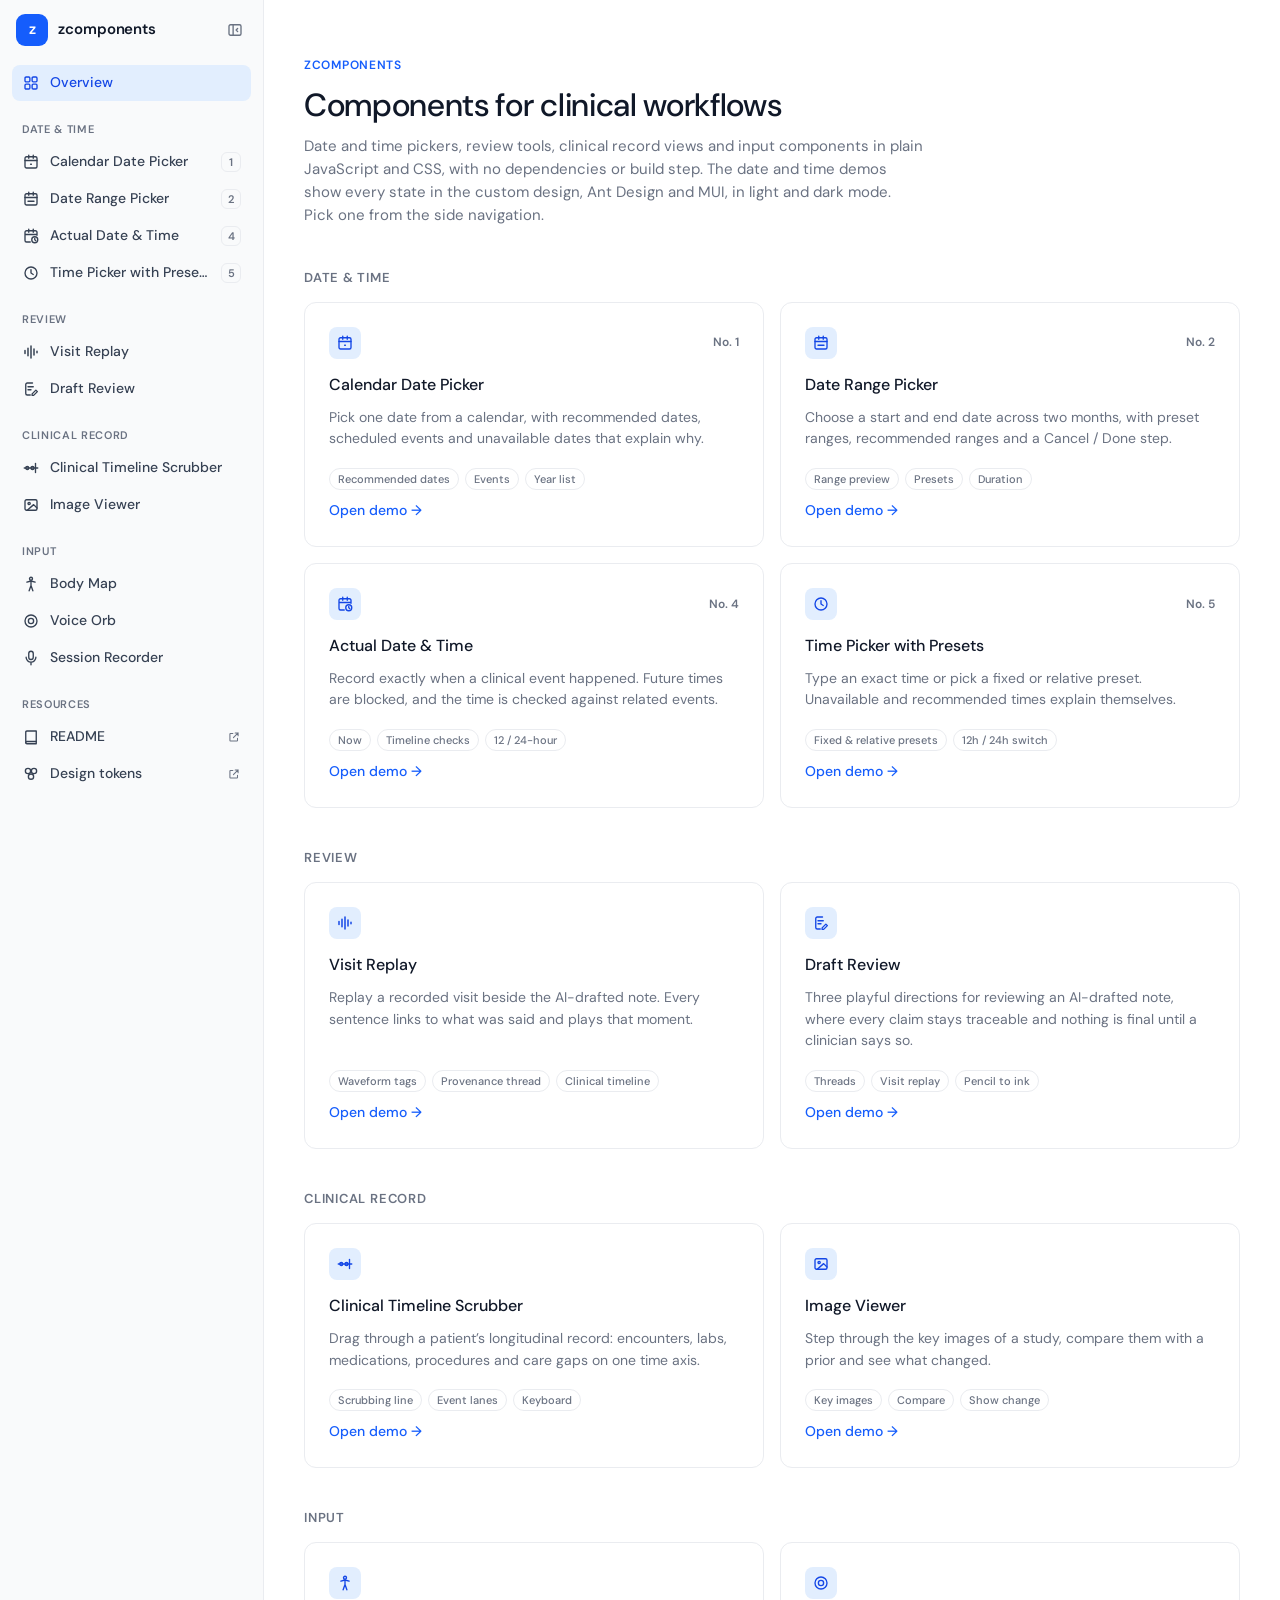
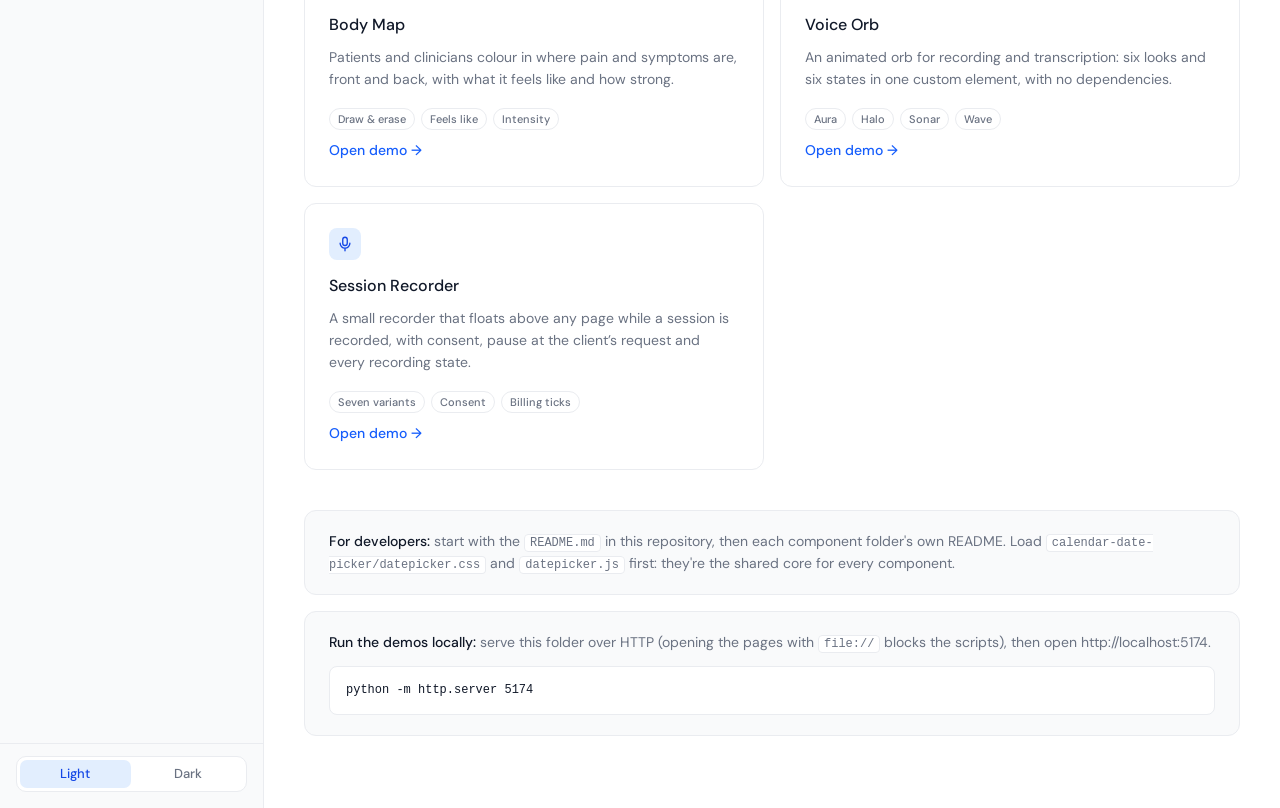
<file: index.html>
<!doctype html>
<html lang="en">
<head>
<meta charset="utf-8">
<meta name="viewport" content="width=device-width, initial-scale=1">
<title>zcomponents</title>
<link rel="preconnect" href="https://fonts.googleapis.com">
<link rel="preconnect" href="https://fonts.gstatic.com" crossorigin>
<link href="https://fonts.googleapis.com/css2?family=DM+Sans:opsz,wght@9..40,400;9..40,500;9..40,600&display=swap" rel="stylesheet">
<script>
  (function () {
    var t = null, c = null;
    try { t = localStorage.getItem('dp-doc-theme'); c = localStorage.getItem('zc-nav-collapsed'); } catch (e) {}
    if (!t) t = matchMedia('(prefers-color-scheme: dark)').matches ? 'dark' : 'light';
    document.documentElement.dataset.theme = t;
    if (c === '1') document.documentElement.dataset.nav = 'collapsed';
  })();
</script>
<style>
  :root {
    --bg: #ffffff; --side: #f9fafb; --panel: #f9fafb; --card: #ffffff; --border: #eaecf0; --border-strong: #d1d5dc;
    --text: #101828; --muted: #6a7282; --nav-text: #364153; --hover: #f2f4f7; --accent: #155dfc; --tint: #e2eefe; --tint-text: #1447e6; --focus: #2b7fff;
    --scrim: rgba(16, 24, 40, .4);
    color-scheme: light;
  }
  :root[data-theme="dark"] {
    --bg: #0b111d; --side: #101828; --panel: #101828; --card: #030712; --border: #364153; --border-strong: #4a5565;
    --text: #ffffff; --muted: #99a1af; --nav-text: #d1d5dc; --hover: #1e2939; --accent: #51a2ff; --tint: rgba(43, 127, 255, .20); --tint-text: #8ec5ff; --focus: #2b7fff;
    --scrim: rgba(0, 0, 0, .6);
    color-scheme: dark;
  }
  * { box-sizing: border-box; }
  html, body { margin: 0; height: 100%; }
  body { background: var(--bg); color: var(--text); font: 14px/1.55 'DM Sans', ui-sans-serif, system-ui, -apple-system, 'Segoe UI', sans-serif; -webkit-font-smoothing: antialiased; overflow: hidden; }
  svg { flex: none; }
  button { font: inherit; color: inherit; }
  :focus-visible { outline: 2px solid var(--focus); outline-offset: 2px; }

  /* Shell */
  .shell { display: grid; grid-template-columns: 264px minmax(0, 1fr); height: 100vh; height: 100dvh; transition: grid-template-columns .2s ease; }
  :root[data-nav="collapsed"] .shell { grid-template-columns: 64px minmax(0, 1fr); }

  /* Side navigation */
  .side { display: flex; flex-direction: column; min-width: 0; height: 100%; background: var(--side); border-right: 1px solid var(--border); overflow: hidden; }
  .brand { display: flex; align-items: center; gap: 10px; height: 60px; padding: 0 12px 0 16px; flex: none; }
  .brand a { display: flex; align-items: center; gap: 10px; min-width: 0; color: inherit; text-decoration: none; border-radius: 8px; }
  .mark { display: inline-flex; align-items: center; justify-content: center; width: 32px; height: 32px; border-radius: 9px; background: var(--accent); color: #fff; font-weight: 600; font-size: 15px; flex: none; }
  .brand-name { font-size: 15px; font-weight: 600; letter-spacing: -.005em; white-space: nowrap; }
  .icon-btn { display: inline-flex; align-items: center; justify-content: center; width: 32px; height: 32px; margin-left: auto; border: 0; border-radius: 8px; background: none; color: var(--muted); cursor: pointer; flex: none; }
  .icon-btn:hover { background: var(--hover); color: var(--text); }
  .icon-btn[hidden] { display: none; }

  .side nav { flex: 1; overflow-y: auto; overflow-x: hidden; padding: 4px 12px 16px; }
  .group { margin: 20px 0 6px; padding: 0 10px; font-size: 11px; font-weight: 600; letter-spacing: .06em; text-transform: uppercase; color: var(--muted); white-space: nowrap; }
  .side nav a { position: relative; display: flex; align-items: center; gap: 10px; height: 36px; padding: 0 10px; margin: 1px 0; border-radius: 8px; color: var(--nav-text); text-decoration: none; font-weight: 500; white-space: nowrap; }
  .side nav a:hover { background: var(--hover); color: var(--text); }
  .side nav a[aria-current="page"] { background: var(--tint); color: var(--tint-text); }
  .side nav a .lbl { flex: 1; min-width: 0; overflow: hidden; text-overflow: ellipsis; }
  .side nav a .n { min-width: 20px; height: 20px; padding: 0 5px; border-radius: 6px; border: 1px solid var(--border); font-size: 11px; font-weight: 600; line-height: 18px; text-align: center; color: var(--muted); }
  .side nav a[aria-current="page"] .n { border-color: transparent; background: var(--card); color: var(--tint-text); }
  .side nav a .ext { color: var(--muted); }

  .side-foot { flex: none; display: flex; flex-direction: column; gap: 10px; padding: 12px 16px 16px; border-top: 1px solid var(--border); }
  .seg { display: flex; padding: 3px; gap: 2px; border-radius: 10px; background: var(--card); border: 1px solid var(--border); }
  .seg button { flex: 1; height: 28px; padding: 0 10px; border: 0; border-radius: 7px; background: none; cursor: pointer; font-weight: 500; font-size: 13px; color: var(--muted); }
  .seg button:hover { color: var(--text); }
  .seg button[aria-pressed="true"] { background: var(--tint); color: var(--tint-text); }
  .newtab { display: flex; align-items: center; gap: 8px; height: 32px; padding: 0 10px; border-radius: 8px; color: var(--accent); text-decoration: none; font-weight: 500; font-size: 13px; white-space: nowrap; }
  .newtab:hover { background: var(--hover); }
  .newtab[hidden] { display: none; }
  .theme-btn { display: none; }

  /* Collapsed rail */
  :root[data-nav="collapsed"] .brand { flex-direction: column; justify-content: center; gap: 4px; height: auto; padding: 14px 0 6px; }
  :root[data-nav="collapsed"] .brand .icon-btn { margin: 0; }
  :root[data-nav="collapsed"] .side nav { padding: 4px 10px 16px; }
  :root[data-nav="collapsed"] .group { height: 1px; margin: 14px 6px; padding: 0; overflow: hidden; background: var(--border); color: transparent; }
  :root[data-nav="collapsed"] .side nav a { justify-content: center; padding: 0; }
  :root[data-nav="collapsed"] .side-foot { align-items: center; padding: 12px 0 16px; }
  :root[data-nav="collapsed"] .seg { display: none; }
  :root[data-nav="collapsed"] .theme-btn { display: inline-flex; margin: 0; }
  :root[data-nav="collapsed"] .newtab { width: 32px; padding: 0; justify-content: center; }
  :root[data-nav="collapsed"] .brand-name,
  :root[data-nav="collapsed"] .side nav a .lbl,
  :root[data-nav="collapsed"] .side nav a .n,
  :root[data-nav="collapsed"] .newtab .lbl { position: absolute; width: 1px; height: 1px; overflow: hidden; clip: rect(0 0 0 0); white-space: nowrap; }
  :root[data-nav="collapsed"] .collapse-btn svg { transform: scaleX(-1); }

  /* Stage */
  .stage { display: flex; flex-direction: column; min-width: 0; height: 100%; }
  .mbar { display: none; }
  #frame { flex: 1; width: 100%; border: 0; background: var(--bg); }
  #frame[hidden], .overview[hidden] { display: none; }

  /* Overview */
  .overview { flex: 1; overflow-y: auto; }
  .wrap { max-width: 1040px; margin: 0 auto; padding: 56px 40px 72px; }
  .eyebrow { margin: 0 0 10px; font-size: 12px; font-weight: 600; letter-spacing: .06em; text-transform: uppercase; color: var(--accent); }
  h1 { margin: 0 0 10px; font-size: 32px; font-weight: 500; line-height: 40px; letter-spacing: -.01em; text-wrap: balance; }
  .lede { margin: 0 0 40px; max-width: 62ch; color: var(--muted); font-size: 15px; }
  h2.sec { margin: 0 0 14px; font-size: 13px; font-weight: 600; letter-spacing: .06em; text-transform: uppercase; color: var(--muted); }
  .grid { display: grid; grid-template-columns: repeat(2, minmax(0, 1fr)); gap: 16px; margin-bottom: 40px; }
  .card {
    display: flex; flex-direction: column; gap: 10px; min-width: 0; padding: 24px;
    border: 1px solid var(--border); border-radius: 12px; background: var(--card);
    color: inherit; text-decoration: none; transition: border-color .15s, box-shadow .15s;
  }
  .card:hover { border-color: var(--border-strong); box-shadow: 0 12px 24px -12px rgba(16, 24, 40, .18); }
  .card-top { display: flex; align-items: center; gap: 10px; }
  .num { display: inline-flex; align-items: center; justify-content: center; width: 32px; height: 32px; border-radius: 8px; background: var(--tint); color: var(--tint-text); }
  .card .n { margin-left: auto; font-size: 12px; font-weight: 600; color: var(--muted); }
  .card h3 { margin: 4px 0 0; font-size: 16px; font-weight: 500; line-height: 24px; }
  .card p { margin: 0; color: var(--muted); }
  .tags { display: flex; flex-wrap: wrap; gap: 6px; margin-top: auto; padding-top: 8px; }
  .tags span { height: 22px; padding: 0 8px; border: 1px solid var(--border); border-radius: 11px; font-size: 11px; font-weight: 500; line-height: 20px; color: var(--muted); }
  .open { color: var(--accent); font-weight: 500; }
  .note { padding: 20px 24px; border: 1px solid var(--border); border-radius: 12px; background: var(--panel); color: var(--muted); }
  .note b { color: var(--text); font-weight: 500; }
  .note + .note { margin-top: 16px; }
  .note pre { margin: 12px 0 0; padding: 14px 16px; overflow-x: auto; border: 1px solid var(--border); border-radius: 8px; background: var(--card); color: var(--text); font: 12px/1.6 ui-monospace, 'Cascadia Code', Consolas, monospace; }
  code { font: 12px ui-monospace, 'Cascadia Code', Consolas, monospace; padding: 1px 5px; border-radius: 4px; border: 1px solid var(--border); background: var(--card); }
  pre code { padding: 0; border: 0; background: none; }

  .scrim { display: none; }

  /* Small screens: the side navigation becomes a drawer */
  @media (max-width: 860px) {
    .shell, :root[data-nav="collapsed"] .shell { grid-template-columns: minmax(0, 1fr); }
    .side { position: fixed; z-index: 30; top: 0; bottom: 0; left: 0; width: min(288px, 86vw); transform: translateX(-100%); transition: transform .2s ease, visibility 0s .2s; visibility: hidden; box-shadow: 0 24px 48px -12px rgba(16, 24, 40, .3); }
    .shell.open .side { transform: none; visibility: visible; transition: transform .2s ease; }
    .scrim { position: fixed; z-index: 20; inset: 0; background: var(--scrim); }
    .shell.open .scrim { display: block; }
    .collapse-btn { display: none; }
    /* Always show the full drawer, even if the rail was collapsed on desktop */
    :root[data-nav="collapsed"] .brand { flex-direction: row; justify-content: flex-start; gap: 10px; height: 60px; padding: 0 12px 0 16px; }
    :root[data-nav="collapsed"] .side nav { padding: 4px 12px 16px; }
    :root[data-nav="collapsed"] .group { height: auto; margin: 20px 0 6px; padding: 0 10px; background: none; color: var(--muted); }
    :root[data-nav="collapsed"] .side nav a { justify-content: flex-start; padding: 0 10px; }
    :root[data-nav="collapsed"] .side-foot { align-items: stretch; padding: 12px 16px 16px; }
    :root[data-nav="collapsed"] .seg { display: flex; }
    :root[data-nav="collapsed"] .theme-btn { display: none; }
    :root[data-nav="collapsed"] .newtab { width: auto; padding: 0 10px; justify-content: flex-start; }
    :root[data-nav="collapsed"] .brand-name,
    :root[data-nav="collapsed"] .side nav a .lbl,
    :root[data-nav="collapsed"] .side nav a .n,
    :root[data-nav="collapsed"] .newtab .lbl { position: static; width: auto; height: auto; overflow: hidden; clip: auto; }
    .mbar { display: flex; align-items: center; gap: 8px; flex: none; height: 52px; padding: 0 8px; border-bottom: 1px solid var(--border); background: var(--side); }
    .mbar .icon-btn { margin: 0; color: var(--text); }
    .mbar-title { min-width: 0; overflow: hidden; text-overflow: ellipsis; white-space: nowrap; font-weight: 600; font-size: 15px; }
  }
  @media (max-width: 720px) {
    .grid { grid-template-columns: minmax(0, 1fr); }
    .wrap { padding: 32px 16px 56px; }
    h1 { font-size: 26px; line-height: 32px; }
  }
  @media (prefers-reduced-motion: reduce) { .shell, .side, .card { transition: none !important; } }
</style>
</head>
<body>
<svg width="0" height="0" style="position:absolute" aria-hidden="true">
  <defs>
    <symbol id="i-overview" viewBox="0 0 24 24"><rect x="4" y="4" width="6.5" height="6.5" rx="1.5"/><rect x="13.5" y="4" width="6.5" height="6.5" rx="1.5"/><rect x="4" y="13.5" width="6.5" height="6.5" rx="1.5"/><rect x="13.5" y="13.5" width="6.5" height="6.5" rx="1.5"/></symbol>
    <symbol id="i-calendar" viewBox="0 0 24 24"><rect x="4" y="5" width="16" height="15" rx="2"/><path d="M4 10h16M9 3v4M15 3v4"/><path d="M11.5 15h1"/></symbol>
    <symbol id="i-range" viewBox="0 0 24 24"><rect x="4" y="5" width="16" height="15" rx="2"/><path d="M4 10h16M9 3v4M15 3v4M8 15h8"/></symbol>
    <symbol id="i-datetime" viewBox="0 0 24 24"><path d="M20 11V7a2 2 0 0 0-2-2H6a2 2 0 0 0-2 2v11a2 2 0 0 0 2 2h5M4 10h16M9 3v4M15 3v4"/><circle cx="17" cy="17" r="4"/><path d="M17 15.3V17l1.2 1"/></symbol>
    <symbol id="i-time" viewBox="0 0 24 24"><circle cx="12" cy="12" r="8"/><path d="M12 7.5V12l3 2"/></symbol>
    <symbol id="i-wave" viewBox="0 0 24 24"><path d="M4 10v4M8 7v10M12 4v16M16 8v8M20 11v2"/></symbol>
    <symbol id="i-draft" viewBox="0 0 24 24"><path d="M14 4H7a2 2 0 0 0-2 2v12a2 2 0 0 0 2 2h4M8 9h7M8 13h4"/><path d="M18.5 13.5l2 2-5 5h-2v-2z"/></symbol>
    <symbol id="i-timeline" viewBox="0 0 24 24"><path d="M3 12h18"/><circle cx="7" cy="12" r="2"/><circle cx="14" cy="12" r="2"/><path d="M18 6v12"/></symbol>
    <symbol id="i-image" viewBox="0 0 24 24"><rect x="4" y="5" width="16" height="14" rx="2"/><circle cx="9.5" cy="10" r="1.5"/><path d="M20 16l-4.5-4.5L7 19"/></symbol>
    <symbol id="i-body" viewBox="0 0 24 24"><circle cx="12" cy="5" r="2"/><path d="M12 8v6M6.5 9.5L12 8l5.5 1.5M9.5 21l2.5-7 2.5 7"/></symbol>
    <symbol id="i-orb" viewBox="0 0 24 24"><circle cx="12" cy="12" r="8"/><circle cx="12" cy="12" r="3.5"/></symbol>
    <symbol id="i-mic" viewBox="0 0 24 24"><rect x="9" y="3" width="6" height="11" rx="3"/><path d="M5.5 11a6.5 6.5 0 0 0 13 0M12 17.5V21"/></symbol>
    <symbol id="i-book" viewBox="0 0 24 24"><path d="M5 5.5A1.5 1.5 0 0 1 6.5 4H19v14H6.5A1.5 1.5 0 0 0 5 19.5z"/><path d="M5 19.5A1.5 1.5 0 0 0 6.5 21H19v-3"/></symbol>
    <symbol id="i-swatch" viewBox="0 0 24 24"><circle cx="8" cy="8" r="3.5"/><circle cx="16" cy="8" r="3.5"/><circle cx="12" cy="15.5" r="3.5"/></symbol>
    <symbol id="i-ext" viewBox="0 0 24 24"><path d="M14 5h5v5M19 5l-8 8M18 14v4a1 1 0 0 1-1 1H6a1 1 0 0 1-1-1V7a1 1 0 0 1 1-1h4"/></symbol>
    <symbol id="i-panel" viewBox="0 0 24 24"><rect x="4" y="5" width="16" height="14" rx="2"/><path d="M9.5 5v14M15.5 10l-2 2 2 2"/></symbol>
    <symbol id="i-menu" viewBox="0 0 24 24"><path d="M4 7h16M4 12h16M4 17h16"/></symbol>
    <symbol id="i-close" viewBox="0 0 24 24"><path d="M6 6l12 12M18 6L6 18"/></symbol>
    <symbol id="i-sun" viewBox="0 0 24 24"><circle cx="12" cy="12" r="4"/><path d="M12 3v2M12 19v2M3 12h2M19 12h2M5.6 5.6l1.4 1.4M17 17l1.4 1.4M5.6 18.4L7 17M17 7l1.4-1.4"/></symbol>
    <symbol id="i-moon" viewBox="0 0 24 24"><path d="M20 14.5A8 8 0 0 1 9.5 4a8 8 0 1 0 10.5 10.5z"/></symbol>
  </defs>
</svg>

<div class="shell" id="shell">
  <aside class="side" id="side" aria-label="Site">
    <div class="brand">
      <a href="#overview" aria-label="zcomponents overview">
        <span class="mark" aria-hidden="true">z</span>
        <span class="brand-name">zcomponents</span>
      </a>
      <button type="button" class="icon-btn collapse-btn" id="collapse" aria-label="Collapse navigation" aria-expanded="true" aria-controls="side">
        <svg width="18" height="18" fill="none" stroke="currentColor" stroke-width="1.8" stroke-linecap="round" stroke-linejoin="round"><use href="#i-panel"/></svg>
      </button>
      <button type="button" class="icon-btn drawer-close" id="drawer-close" aria-label="Close navigation" hidden>
        <svg width="18" height="18" fill="none" stroke="currentColor" stroke-width="1.8" stroke-linecap="round"><use href="#i-close"/></svg>
      </button>
    </div>

    <nav aria-label="Components" id="nav">
      <a href="#overview" data-slug="overview">
        <svg width="18" height="18" fill="none" stroke="currentColor" stroke-width="1.8" stroke-linecap="round" stroke-linejoin="round"><use href="#i-overview"/></svg>
        <span class="lbl">Overview</span>
      </a>

      <p class="group">Date &amp; time</p>
      <a href="#calendar-date-picker" data-slug="calendar-date-picker">
        <svg width="18" height="18" fill="none" stroke="currentColor" stroke-width="1.8" stroke-linecap="round" stroke-linejoin="round"><use href="#i-calendar"/></svg>
        <span class="lbl">Calendar Date Picker</span><span class="n">1</span>
      </a>
      <a href="#date-range-picker" data-slug="date-range-picker">
        <svg width="18" height="18" fill="none" stroke="currentColor" stroke-width="1.8" stroke-linecap="round" stroke-linejoin="round"><use href="#i-range"/></svg>
        <span class="lbl">Date Range Picker</span><span class="n">2</span>
      </a>
      <a href="#actual-date-time" data-slug="actual-date-time">
        <svg width="18" height="18" fill="none" stroke="currentColor" stroke-width="1.8" stroke-linecap="round" stroke-linejoin="round"><use href="#i-datetime"/></svg>
        <span class="lbl">Actual Date &amp; Time</span><span class="n">4</span>
      </a>
      <a href="#time-picker" data-slug="time-picker">
        <svg width="18" height="18" fill="none" stroke="currentColor" stroke-width="1.8" stroke-linecap="round" stroke-linejoin="round"><use href="#i-time"/></svg>
        <span class="lbl">Time Picker with Presets</span><span class="n">5</span>
      </a>

      <p class="group">Review</p>
      <a href="#visit-replay" data-slug="visit-replay">
        <svg width="18" height="18" fill="none" stroke="currentColor" stroke-width="2" stroke-linecap="round"><use href="#i-wave"/></svg>
        <span class="lbl">Visit Replay</span>
      </a>
      <a href="#draft-review" data-slug="draft-review">
        <svg width="18" height="18" fill="none" stroke="currentColor" stroke-width="1.8" stroke-linecap="round" stroke-linejoin="round"><use href="#i-draft"/></svg>
        <span class="lbl">Draft Review</span>
      </a>

      <p class="group">Clinical record</p>
      <a href="#clinical-timeline-scrubber" data-slug="clinical-timeline-scrubber">
        <svg width="18" height="18" fill="none" stroke="currentColor" stroke-width="1.8" stroke-linecap="round" stroke-linejoin="round"><use href="#i-timeline"/></svg>
        <span class="lbl">Clinical Timeline Scrubber</span>
      </a>
      <a href="#imageviewer" data-slug="imageviewer">
        <svg width="18" height="18" fill="none" stroke="currentColor" stroke-width="1.8" stroke-linecap="round" stroke-linejoin="round"><use href="#i-image"/></svg>
        <span class="lbl">Image Viewer</span>
      </a>

      <p class="group">Input</p>
      <a href="#bodymap" data-slug="bodymap">
        <svg width="18" height="18" fill="none" stroke="currentColor" stroke-width="1.8" stroke-linecap="round" stroke-linejoin="round"><use href="#i-body"/></svg>
        <span class="lbl">Body Map</span>
      </a>
      <a href="#voice-orb" data-slug="voice-orb">
        <svg width="18" height="18" fill="none" stroke="currentColor" stroke-width="1.8" stroke-linecap="round" stroke-linejoin="round"><use href="#i-orb"/></svg>
        <span class="lbl">Voice Orb</span>
      </a>
      <a href="#session-recorder" data-slug="session-recorder">
        <svg width="18" height="18" fill="none" stroke="currentColor" stroke-width="1.8" stroke-linecap="round" stroke-linejoin="round"><use href="#i-mic"/></svg>
        <span class="lbl">Session Recorder</span>
      </a>

      <p class="group">Resources</p>
      <a href="https://github.com/prakashrbr/zcomponents#readme" target="_blank" rel="noopener">
        <svg width="18" height="18" fill="none" stroke="currentColor" stroke-width="1.8" stroke-linecap="round" stroke-linejoin="round"><use href="#i-book"/></svg>
        <span class="lbl">README</span>
        <svg class="ext" width="14" height="14" fill="none" stroke="currentColor" stroke-width="1.8" stroke-linecap="round" stroke-linejoin="round" aria-hidden="true"><use href="#i-ext"/></svg>
      </a>
      <a href="https://github.com/prakashrbr/zcomponents/blob/main/design-tokens/tokens.md" target="_blank" rel="noopener">
        <svg width="18" height="18" fill="none" stroke="currentColor" stroke-width="1.8" stroke-linecap="round" stroke-linejoin="round"><use href="#i-swatch"/></svg>
        <span class="lbl">Design tokens</span>
        <svg class="ext" width="14" height="14" fill="none" stroke="currentColor" stroke-width="1.8" stroke-linecap="round" stroke-linejoin="round" aria-hidden="true"><use href="#i-ext"/></svg>
      </a>
    </nav>

    <div class="side-foot">
      <a class="newtab" id="newtab" href="#" target="_blank" rel="noopener" hidden>
        <svg width="16" height="16" fill="none" stroke="currentColor" stroke-width="1.8" stroke-linecap="round" stroke-linejoin="round"><use href="#i-ext"/></svg>
        <span class="lbl">Open demo in new tab</span>
      </a>
      <div class="seg" role="group" aria-label="Theme" id="theme-switch">
        <button type="button" data-theme="light">Light</button>
        <button type="button" data-theme="dark">Dark</button>
      </div>
      <button type="button" class="icon-btn theme-btn" id="theme-btn" aria-label="Switch to dark theme">
        <svg width="18" height="18" fill="none" stroke="currentColor" stroke-width="1.8" stroke-linecap="round" stroke-linejoin="round"><use href="#i-moon"/></svg>
      </button>
    </div>
  </aside>

  <div class="stage">
    <header class="mbar">
      <button type="button" class="icon-btn" id="menu" aria-label="Open navigation" aria-expanded="false" aria-controls="side">
        <svg width="20" height="20" fill="none" stroke="currentColor" stroke-width="1.8" stroke-linecap="round"><use href="#i-menu"/></svg>
      </button>
      <span class="mbar-title" id="mbar-title">Overview</span>
    </header>

    <main class="overview" id="overview">
      <div class="wrap">
        <p class="eyebrow">zcomponents</p>
        <h1>Components for clinical workflows</h1>
        <p class="lede">Date and time pickers, review tools, clinical record views and input components in plain JavaScript and CSS, with no dependencies or build step. The date and time demos show every state in the custom design, Ant Design and MUI, in light and dark mode. Pick one from the side navigation.</p>

        <h2 class="sec">Date &amp; time</h2>
        <div class="grid">
          <a class="card" href="#calendar-date-picker">
            <div class="card-top"><span class="num"><svg width="18" height="18" fill="none" stroke="currentColor" stroke-width="1.8" stroke-linecap="round" stroke-linejoin="round" aria-hidden="true"><use href="#i-calendar"/></svg></span><span class="n">No. 1</span></div>
            <h3>Calendar Date Picker</h3>
            <p>Pick one date from a calendar, with recommended dates, scheduled events and unavailable dates that explain why.</p>
            <div class="tags"><span>Recommended dates</span><span>Events</span><span>Year list</span></div>
            <span class="open">Open demo →</span>
          </a>
          <a class="card" href="#date-range-picker">
            <div class="card-top"><span class="num"><svg width="18" height="18" fill="none" stroke="currentColor" stroke-width="1.8" stroke-linecap="round" stroke-linejoin="round" aria-hidden="true"><use href="#i-range"/></svg></span><span class="n">No. 2</span></div>
            <h3>Date Range Picker</h3>
            <p>Choose a start and end date across two months, with preset ranges, recommended ranges and a Cancel / Done step.</p>
            <div class="tags"><span>Range preview</span><span>Presets</span><span>Duration</span></div>
            <span class="open">Open demo →</span>
          </a>
          <a class="card" href="#actual-date-time">
            <div class="card-top"><span class="num"><svg width="18" height="18" fill="none" stroke="currentColor" stroke-width="1.8" stroke-linecap="round" stroke-linejoin="round" aria-hidden="true"><use href="#i-datetime"/></svg></span><span class="n">No. 4</span></div>
            <h3>Actual Date &amp; Time</h3>
            <p>Record exactly when a clinical event happened. Future times are blocked, and the time is checked against related events.</p>
            <div class="tags"><span>Now</span><span>Timeline checks</span><span>12 / 24-hour</span></div>
            <span class="open">Open demo →</span>
          </a>
          <a class="card" href="#time-picker">
            <div class="card-top"><span class="num"><svg width="18" height="18" fill="none" stroke="currentColor" stroke-width="1.8" stroke-linecap="round" stroke-linejoin="round" aria-hidden="true"><use href="#i-time"/></svg></span><span class="n">No. 5</span></div>
            <h3>Time Picker with Presets</h3>
            <p>Type an exact time or pick a fixed or relative preset. Unavailable and recommended times explain themselves.</p>
            <div class="tags"><span>Fixed &amp; relative presets</span><span>12h / 24h switch</span></div>
            <span class="open">Open demo →</span>
          </a>
        </div>

        <h2 class="sec">Review</h2>
        <div class="grid">
          <a class="card" href="#visit-replay">
            <div class="card-top"><span class="num"><svg width="18" height="18" fill="none" stroke="currentColor" stroke-width="2" stroke-linecap="round" aria-hidden="true"><use href="#i-wave"/></svg></span></div>
            <h3>Visit Replay</h3>
            <p>Replay a recorded visit beside the AI-drafted note. Every sentence links to what was said and plays that moment.</p>
            <div class="tags"><span>Waveform tags</span><span>Provenance thread</span><span>Clinical timeline</span></div>
            <span class="open">Open demo →</span>
          </a>
          <a class="card" href="#draft-review">
            <div class="card-top"><span class="num"><svg width="18" height="18" fill="none" stroke="currentColor" stroke-width="1.8" stroke-linecap="round" stroke-linejoin="round" aria-hidden="true"><use href="#i-draft"/></svg></span></div>
            <h3>Draft Review</h3>
            <p>Three playful directions for reviewing an AI-drafted note, where every claim stays traceable and nothing is final until a clinician says so.</p>
            <div class="tags"><span>Threads</span><span>Visit replay</span><span>Pencil to ink</span></div>
            <span class="open">Open demo →</span>
          </a>
        </div>

        <h2 class="sec">Clinical record</h2>
        <div class="grid">
          <a class="card" href="#clinical-timeline-scrubber">
            <div class="card-top"><span class="num"><svg width="18" height="18" fill="none" stroke="currentColor" stroke-width="1.8" stroke-linecap="round" stroke-linejoin="round" aria-hidden="true"><use href="#i-timeline"/></svg></span></div>
            <h3>Clinical Timeline Scrubber</h3>
            <p>Drag through a patient&#8217;s longitudinal record: encounters, labs, medications, procedures and care gaps on one time axis.</p>
            <div class="tags"><span>Scrubbing line</span><span>Event lanes</span><span>Keyboard</span></div>
            <span class="open">Open demo →</span>
          </a>
          <a class="card" href="#imageviewer">
            <div class="card-top"><span class="num"><svg width="18" height="18" fill="none" stroke="currentColor" stroke-width="1.8" stroke-linecap="round" stroke-linejoin="round" aria-hidden="true"><use href="#i-image"/></svg></span></div>
            <h3>Image Viewer</h3>
            <p>Step through the key images of a study, compare them with a prior and see what changed.</p>
            <div class="tags"><span>Key images</span><span>Compare</span><span>Show change</span></div>
            <span class="open">Open demo →</span>
          </a>
        </div>

        <h2 class="sec">Input</h2>
        <div class="grid">
          <a class="card" href="#bodymap">
            <div class="card-top"><span class="num"><svg width="18" height="18" fill="none" stroke="currentColor" stroke-width="1.8" stroke-linecap="round" stroke-linejoin="round" aria-hidden="true"><use href="#i-body"/></svg></span></div>
            <h3>Body Map</h3>
            <p>Patients and clinicians colour in where pain and symptoms are, front and back, with what it feels like and how strong.</p>
            <div class="tags"><span>Draw &amp; erase</span><span>Feels like</span><span>Intensity</span></div>
            <span class="open">Open demo →</span>
          </a>
          <a class="card" href="#voice-orb">
            <div class="card-top"><span class="num"><svg width="18" height="18" fill="none" stroke="currentColor" stroke-width="1.8" stroke-linecap="round" stroke-linejoin="round" aria-hidden="true"><use href="#i-orb"/></svg></span></div>
            <h3>Voice Orb</h3>
            <p>An animated orb for recording and transcription: six looks and six states in one custom element, with no dependencies.</p>
            <div class="tags"><span>Aura</span><span>Halo</span><span>Sonar</span><span>Wave</span></div>
            <span class="open">Open demo →</span>
          </a>
          <a class="card" href="#session-recorder">
            <div class="card-top"><span class="num"><svg width="18" height="18" fill="none" stroke="currentColor" stroke-width="1.8" stroke-linecap="round" stroke-linejoin="round" aria-hidden="true"><use href="#i-mic"/></svg></span></div>
            <h3>Session Recorder</h3>
            <p>A small recorder that floats above any page while a session is recorded, with consent, pause at the client&#8217;s request and every recording state.</p>
            <div class="tags"><span>Seven variants</span><span>Consent</span><span>Billing ticks</span></div>
            <span class="open">Open demo →</span>
          </a>
        </div>

        <div class="note">
          <b>For developers:</b> start with the <code>README.md</code> in this repository, then each component folder's own README. Load <code>calendar-date-picker/datepicker.css</code> and <code>datepicker.js</code> first: they're the shared core for every component.
        </div>
        <div class="note">
          <b>Run the demos locally:</b> serve this folder over HTTP (opening the pages with <code>file://</code> blocks the scripts), then open http://localhost:5174.
          <pre><code>python -m http.server 5174</code></pre>
        </div>
      </div>
    </main>

    <iframe id="frame" title="Component demo" hidden></iframe>
  </div>

  <div class="scrim" id="scrim"></div>
</div>

<script>
  (function () {
    var COMPONENTS = {
      'calendar-date-picker': 'Calendar Date Picker',
      'date-range-picker': 'Date Range Picker',
      'actual-date-time': 'Actual Date & Time',
      'time-picker': 'Time Picker with Presets',
      'visit-replay': 'Visit Replay',
      'draft-review': 'Draft Review',
      'clinical-timeline-scrubber': 'Clinical Timeline Scrubber',
      'imageviewer': 'Image Viewer',
      'bodymap': 'Body Map',
      'voice-orb': 'Voice Orb',
      'session-recorder': 'Session Recorder'
    };
    var root = document.documentElement;
    var shell = document.getElementById('shell');
    var side = document.getElementById('side');
    var overview = document.getElementById('overview');
    var frame = document.getElementById('frame');
    var newtab = document.getElementById('newtab');
    var mbarTitle = document.getElementById('mbar-title');
    var menuBtn = document.getElementById('menu');
    var closeBtn = document.getElementById('drawer-close');
    var collapseBtn = document.getElementById('collapse');
    var themeBtns = document.querySelectorAll('#theme-switch button');
    var themeBtn = document.getElementById('theme-btn');
    var navLinks = document.querySelectorAll('#nav a');
    var frameSlug = null;
    var mobile = matchMedia('(max-width: 860px)');

    function store(key, value) { try { localStorage.setItem(key, value); } catch (e) {} }

    function slugFromPath(path) {
      var m = /\/([^\/]+)\/(?:index\.html)?$/.exec(path || '');
      return m && COMPONENTS[m[1]] ? m[1] : null;
    }

    // Routing: #<component-folder> shows that demo, anything else shows the overview
    function route() {
      var slug = location.hash.slice(1);
      show(COMPONENTS[slug] ? slug : 'overview');
    }

    function show(slug) {
      var isDemo = slug !== 'overview';
      navLinks.forEach(function (a) {
        if (a.dataset.slug === slug) a.setAttribute('aria-current', 'page');
        else a.removeAttribute('aria-current');
      });
      overview.hidden = isDemo;
      frame.hidden = !isDemo;
      if (isDemo && frameSlug !== slug) {
        frameSlug = slug;
        frame.src = slug + '/index.html';
      }
      if (isDemo) { frame.title = COMPONENTS[slug] + ' demo'; newtab.href = slug + '/index.html'; }
      newtab.hidden = !isDemo;
      mbarTitle.textContent = isDemo ? COMPONENTS[slug] : 'Overview';
      document.title = isDemo ? COMPONENTS[slug] + ' · zcomponents' : 'zcomponents';
      setDrawer(false);
    }

    // Links inside a demo (e.g. "2. Date Range Picker →") navigate the iframe: follow along in the nav
    frame.addEventListener('load', function () {
      var slug = null;
      try { slug = slugFromPath(frame.contentWindow.location.pathname); } catch (e) {}
      if (slug && slug !== frameSlug) {
        frameSlug = slug;
        history.replaceState(null, '', '#' + slug);
        show(slug);
      }
      syncFrameTheme();
    });

    // Theme: shared with the demos through the same localStorage key
    function reflectTheme() {
      var dark = root.dataset.theme === 'dark';
      themeBtns.forEach(function (b) { b.setAttribute('aria-pressed', String(b.dataset.theme === root.dataset.theme)); });
      themeBtn.setAttribute('aria-label', dark ? 'Switch to light theme' : 'Switch to dark theme');
      themeBtn.querySelector('use').setAttribute('href', dark ? '#i-sun' : '#i-moon');
    }
    function setTheme(t) {
      root.dataset.theme = t;
      store('dp-doc-theme', t);
      reflectTheme();
      syncFrameTheme();
    }
    function syncFrameTheme() {
      try {
        var doc = frame.contentDocument, t = root.dataset.theme;
        if (!doc || !doc.documentElement || doc.documentElement.dataset.theme === t) return;
        // Use the demo's own switch so its components re-theme too
        var b = doc.querySelector('button[data-theme="' + t + '"]');
        if (b) b.click(); else doc.documentElement.dataset.theme = t;
      } catch (e) {}
    }
    themeBtns.forEach(function (b) { b.addEventListener('click', function () { setTheme(b.dataset.theme); }); });
    themeBtn.addEventListener('click', function () { setTheme(root.dataset.theme === 'dark' ? 'light' : 'dark'); });
    // The demo's own theme switch writes the same key, which fires here
    addEventListener('storage', function (e) {
      if (e.key === 'dp-doc-theme' && e.newValue && e.newValue !== root.dataset.theme) {
        root.dataset.theme = e.newValue;
        reflectTheme();
      }
    });

    // Collapse to an icon rail on desktop
    function reflectCollapsed() {
      var collapsed = root.dataset.nav === 'collapsed';
      collapseBtn.setAttribute('aria-expanded', String(!collapsed));
      collapseBtn.setAttribute('aria-label', collapsed ? 'Expand navigation' : 'Collapse navigation');
      navLinks.forEach(function (a) {
        var lbl = a.querySelector('.lbl');
        if (collapsed && !mobile.matches) a.title = lbl.textContent; else a.removeAttribute('title');
      });
      newtab.title = collapsed && !mobile.matches ? 'Open demo in new tab' : '';
    }
    collapseBtn.addEventListener('click', function () {
      if (root.dataset.nav === 'collapsed') delete root.dataset.nav; else root.dataset.nav = 'collapsed';
      store('zc-nav-collapsed', root.dataset.nav === 'collapsed' ? '1' : '0');
      reflectCollapsed();
    });

    // Drawer on small screens
    function setDrawer(open) {
      shell.classList.toggle('open', open);
      menuBtn.setAttribute('aria-expanded', String(open));
      closeBtn.hidden = !(open && mobile.matches);
      if (open) (side.querySelector('[aria-current="page"]') || side.querySelector('a')).focus();
    }
    menuBtn.addEventListener('click', function () { setDrawer(true); });
    closeBtn.addEventListener('click', function () { setDrawer(false); menuBtn.focus(); });
    document.getElementById('scrim').addEventListener('click', function () { setDrawer(false); });
    addEventListener('keydown', function (e) {
      if (e.key === 'Escape' && shell.classList.contains('open')) { setDrawer(false); menuBtn.focus(); }
    });
    mobile.addEventListener('change', function () { setDrawer(false); reflectCollapsed(); });

    addEventListener('hashchange', route);
    reflectTheme();
    reflectCollapsed();
    route();
  })();
</script>
</body>
</html>
</file>
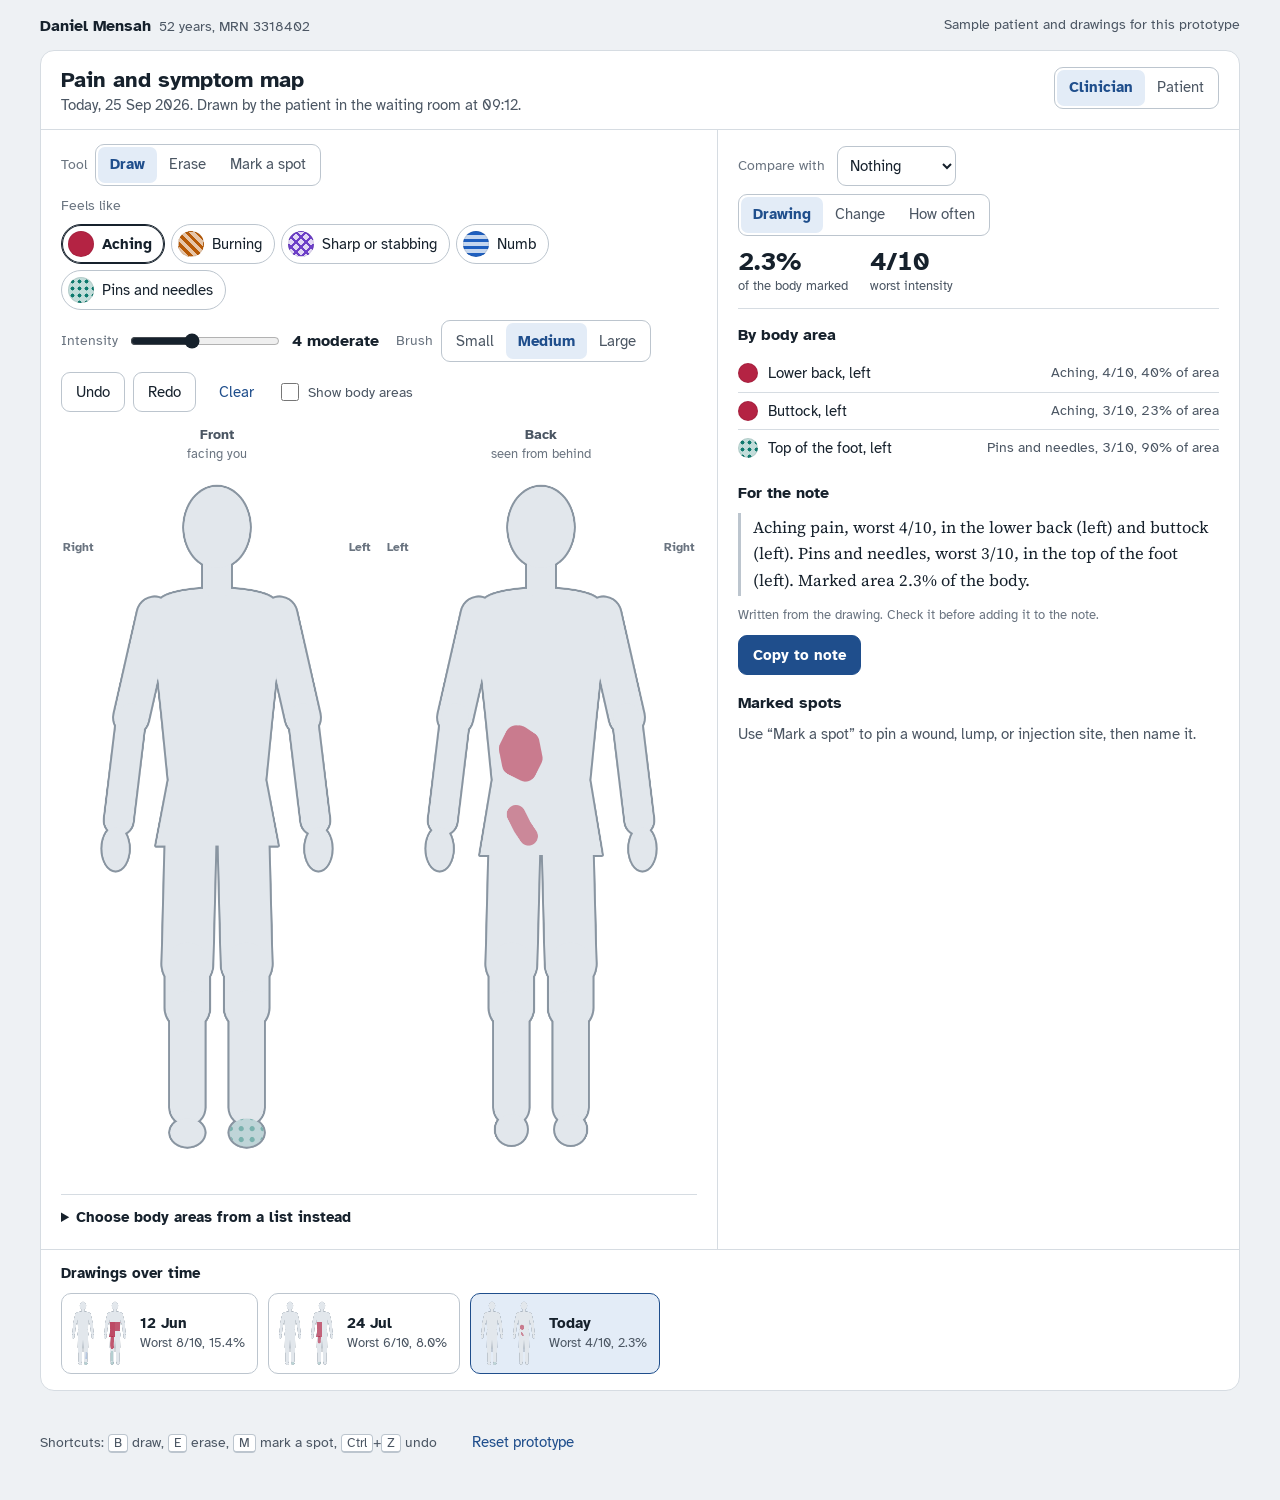
<file: bodymap/index.html>
<!DOCTYPE html>
<html lang="en">
<head>
<meta charset="utf-8">
<meta name="viewport" content="width=device-width, initial-scale=1, viewport-fit=cover">
<title>Body map: pain and symptom drawing prototype</title>
<link rel="preconnect" href="https://fonts.googleapis.com">
<link rel="preconnect" href="https://fonts.gstatic.com" crossorigin>
<link href="https://fonts.googleapis.com/css2?family=Atkinson+Hyperlegible:wght@400;700&family=Source+Serif+4:opsz,wght@8..60,400;8..60,600&display=swap" rel="stylesheet">
<style>
:root{
  --canvas:#EEF1F4; --paper:#FFFFFF; --paper-2:#F5F7F9; --ink:#16212C; --ink-2:#4B5663; --ink-3:#6A7480;
  --rule:#D6DCE2; --rule-2:#BCC5CE; --accent:#1F4E8C; --accent-tint:#E3ECF7;
  --fig:#E2E7EC; --fig-line:#8995A1; --reg-line:#6C7885;
  --t-aching:#B42343; --t-burning:#B85A06; --t-sharp:#6D3FC8; --t-numb:#1F5FBF; --t-tingling:#0E7A6E;
  --new:#B4541A; --resolved:#2F7D4F; --same:#7B8794; --warn-tint:#FBEBCD; --warn:#8A5300;
  --sans:"Atkinson Hyperlegible",-apple-system,"Segoe UI",Roboto,Arial,sans-serif;
  --serif:"Source Serif 4",Georgia,"Times New Roman",serif;
  box-sizing:border-box; padding-top:env(safe-area-inset-top,0px); padding-bottom:env(safe-area-inset-bottom,0px); color-scheme:light;
}
@media (prefers-color-scheme:dark){:root:not([data-theme="light"]){
  --canvas:#0F1419; --paper:#171E26; --paper-2:#1D252E; --ink:#E6EBF0; --ink-2:#A9B4C0; --ink-3:#8B96A2;
  --rule:#2B3540; --rule-2:#3D4955; --accent:#8DB6EE; --accent-tint:#1C2F47;
  --fig:#2A333D; --fig-line:#63707D; --reg-line:#9AA6B2;
  --t-aching:#F07A93; --t-burning:#F2A45A; --t-sharp:#B9A0F5; --t-numb:#86B2F2; --t-tingling:#5FD0C0;
  --new:#F0935A; --resolved:#7FD19B; --same:#8D99A5; --warn-tint:#3A2C12; --warn:#F2C06B; color-scheme:dark;}}
:root[data-theme="dark"]{
  --canvas:#0F1419; --paper:#171E26; --paper-2:#1D252E; --ink:#E6EBF0; --ink-2:#A9B4C0; --ink-3:#8B96A2;
  --rule:#2B3540; --rule-2:#3D4955; --accent:#8DB6EE; --accent-tint:#1C2F47;
  --fig:#2A333D; --fig-line:#63707D; --reg-line:#9AA6B2;
  --t-aching:#F07A93; --t-burning:#F2A45A; --t-sharp:#B9A0F5; --t-numb:#86B2F2; --t-tingling:#5FD0C0;
  --new:#F0935A; --resolved:#7FD19B; --same:#8D99A5; --warn-tint:#3A2C12; --warn:#F2C06B; color-scheme:dark;}
*,*::before,*::after{box-sizing:inherit}
[hidden]{display:none!important}
html{scroll-padding-top:calc(env(safe-area-inset-top,0px) + 16px)}
body{margin:0;background:var(--canvas);color:var(--ink);font-family:var(--sans);font-size:16px;line-height:1.5;-webkit-font-smoothing:antialiased}
button,select,input{font:inherit;color:inherit}
button{cursor:pointer}
:focus-visible{outline:2px solid var(--accent);outline-offset:2px;border-radius:4px}
.sr{position:absolute;width:1px;height:1px;overflow:hidden;clip:rect(0 0 0 0);white-space:nowrap}
.top{max-width:1240px;margin:0 auto;padding:14px 20px 0;display:flex;justify-content:space-between;gap:12px;flex-wrap:wrap;color:var(--ink-2);font-size:14px}
.top b{color:var(--ink);font-size:16px;margin-right:8px}
.wrap{max-width:1240px;margin:0 auto;padding:12px 20px 32px}
.app{background:var(--paper);border:1px solid var(--rule);border-radius:14px;overflow:hidden}
.head{display:flex;justify-content:space-between;align-items:flex-start;gap:16px;flex-wrap:wrap;padding:16px 20px 12px;border-bottom:1px solid var(--rule)}
.head h1{margin:0;font-size:22px;line-height:1.2;font-weight:700}
.head p{margin:2px 0 0;color:var(--ink-2);font-size:14.5px}
.seg{display:inline-flex;border:1px solid var(--rule-2);border-radius:9px;padding:2px;background:var(--paper)}
.seg button{border:0;background:transparent;border-radius:7px;padding:6px 12px;font-size:14.5px;color:var(--ink-2);min-height:36px}
.seg button[aria-pressed="true"],.seg button[aria-checked="true"]{background:var(--accent-tint);color:var(--accent);font-weight:700}
.body{display:grid;grid-template-columns:minmax(0,1.3fr) minmax(0,1fr)}
@media (max-width:940px){.body{grid-template-columns:minmax(0,1fr)}}
.stage{padding:14px 20px 16px;border-right:1px solid var(--rule);min-width:0}
@media (max-width:940px){.stage{border-right:0;border-bottom:1px solid var(--rule)}}
.tools{display:flex;flex-wrap:wrap;gap:10px 16px;align-items:center;margin-bottom:12px}
.grp{display:flex;align-items:center;gap:8px;flex-wrap:wrap}
.lbl{font-size:13.5px;color:var(--ink-3)}
.types{display:flex;gap:6px;flex-wrap:wrap}
.ty{display:inline-flex;align-items:center;gap:8px;border:1px solid var(--rule-2);background:var(--paper);border-radius:22px;padding:5px 12px 5px 6px;min-height:40px;font-size:14.5px}
.ty[aria-pressed="true"]{border-color:var(--ink);box-shadow:inset 0 0 0 1px var(--ink);font-weight:700}
.sw{width:26px;height:26px;border-radius:50%;flex:none;border:1px solid rgba(0,0,0,.08)}
.sw.aching{background:var(--t-aching)}
.sw.burning{background:repeating-linear-gradient(45deg,var(--t-burning) 0 3px,transparent 3px 7px),color-mix(in srgb,var(--t-burning) 35%,transparent)}
.sw.sharp{background:repeating-linear-gradient(45deg,var(--t-sharp) 0 2px,transparent 2px 7px),repeating-linear-gradient(-45deg,var(--t-sharp) 0 2px,transparent 2px 7px),color-mix(in srgb,var(--t-sharp) 20%,transparent)}
.sw.numb{background:repeating-linear-gradient(0deg,var(--t-numb) 0 3px,transparent 3px 7px),color-mix(in srgb,var(--t-numb) 25%,transparent)}
.sw.tingling{background:radial-gradient(circle,var(--t-tingling) 1.8px,transparent 2.2px) 0 0/7px 7px,color-mix(in srgb,var(--t-tingling) 25%,transparent)}
.int{display:flex;align-items:center;gap:10px}
.int input{width:150px;accent-color:var(--ink)}
.int output{min-width:88px;font-weight:700;font-variant-numeric:tabular-nums}
.btn{border:1px solid var(--rule-2);background:var(--paper);border-radius:9px;padding:7px 14px;font-size:14.5px;min-height:40px}
.btn:hover{background:var(--paper-2)}
.btn.pri{background:var(--accent);border-color:var(--accent);color:var(--paper);font-weight:700}
.btn.q{border-color:transparent;background:transparent;color:var(--accent)}
.chk{display:inline-flex;align-items:center;gap:6px;font-size:14px;color:var(--ink-2)}
.chk input{width:18px;height:18px;accent-color:var(--accent)}
.figs{display:grid;grid-template-columns:1fr 1fr;gap:12px;max-width:640px;margin:0 auto}
.fig{position:relative}
.fig h2{font-size:14px;font-weight:700;text-align:center;margin:0 0 4px;color:var(--ink-2)}
.cv{position:relative;width:100%;aspect-ratio:200/450}
.cv canvas{position:absolute;inset:0;width:100%;height:100%;touch-action:none;display:block}
.cv canvas.draw{cursor:crosshair}
.cv canvas.pin{cursor:copy}
.side{position:absolute;top:10%;font-size:12px;font-weight:700;color:var(--ink-3)}
.cap2{display:block;font-weight:400;font-size:12.5px;color:var(--ink-3)}
.side.l{left:2px}.side.r{right:2px}
.readonly{font-size:14px;background:var(--paper-2);border:1px solid var(--rule);border-radius:10px;padding:10px 12px;margin:0 0 12px;display:flex;gap:10px;align-items:center;flex-wrap:wrap}
.legend{display:flex;gap:14px;flex-wrap:wrap;justify-content:center;font-size:13.5px;color:var(--ink-2);margin:10px 0 0}
.legend i{display:inline-block;width:14px;height:14px;border-radius:3px;margin-right:6px;vertical-align:-2px}
details.list{margin-top:14px;border-top:1px solid var(--rule);padding-top:8px}
details.list summary{cursor:pointer;font-weight:700;font-size:14.5px;padding:4px 0}
.regcols{display:grid;grid-template-columns:1fr 1fr;gap:4px 18px;margin-top:8px}
@media (max-width:560px){.regcols{grid-template-columns:1fr}}
.regcols h3{font-size:13.5px;margin:6px 0 2px;color:var(--ink-3);font-weight:700}
.regcols label{display:flex;gap:8px;align-items:center;font-size:14.5px;padding:3px 0}
.regcols input{width:18px;height:18px;accent-color:var(--ink)}
.read{padding:16px 20px 18px;min-width:0}
.read h2{font-size:16px;margin:0 0 8px;font-weight:700}
.stats{display:flex;flex-wrap:wrap;gap:4px 22px;margin:0 0 14px;padding-bottom:12px;border-bottom:1px solid var(--rule)}
.stat .v{display:block;font-size:26px;font-weight:700;line-height:1.1;font-variant-numeric:tabular-nums}
.stat .k{display:block;font-size:13px;color:var(--ink-2)}
.stat .v.down{color:var(--resolved)}.stat .v.up{color:var(--new)}
.rows{list-style:none;margin:0 0 14px;padding:0}
.rows li{display:grid;grid-template-columns:auto 1fr auto;gap:10px;align-items:center;padding:7px 0;border-bottom:1px solid var(--rule);font-size:15px}
.rows li:last-child{border-bottom:0}
.rows .sw{width:20px;height:20px}
.rows .m{font-size:13.5px;color:var(--ink-2);text-align:right;font-variant-numeric:tabular-nums;white-space:nowrap}
.rows .tag{font-size:12px;font-weight:700;border-radius:4px;padding:1px 6px;margin-left:6px}
.tag.new{background:color-mix(in srgb,var(--new) 18%,transparent);color:var(--new)}
.tag.gone{background:color-mix(in srgb,var(--resolved) 18%,transparent);color:var(--resolved)}
.empty{color:var(--ink-2);font-size:15px;margin:0 0 14px}
.note{border-left:3px solid var(--rule-2);padding:2px 0 2px 12px;margin:0 0 10px;font-family:var(--serif);font-size:16.5px;line-height:1.6}
.small{font-size:13px;color:var(--ink-3);margin:0 0 10px}
.acts{display:flex;gap:8px;flex-wrap:wrap}
.pins{list-style:none;padding:0;margin:0 0 14px}
.pins li{display:flex;gap:10px;align-items:center;padding:6px 0;border-bottom:1px solid var(--rule);font-size:15px;flex-wrap:wrap}
.pnum{width:24px;height:24px;border-radius:50%;background:var(--ink);color:var(--paper);display:inline-flex;align-items:center;justify-content:center;font-size:13px;font-weight:700;flex:none}
.pins input{flex:1;min-width:160px;border:1px solid var(--rule-2);border-radius:8px;padding:6px 8px;background:var(--paper);min-height:38px}
.cmp{display:flex;flex-wrap:wrap;gap:8px 12px;align-items:center;margin:0 0 12px}
.cmp select{border:1px solid var(--rule-2);border-radius:9px;padding:6px 8px;background:var(--paper);min-height:40px;font-size:14.5px}
.tl{border-top:1px solid var(--rule);padding:12px 20px 16px}
.tl h2{font-size:15px;margin:0 0 8px}
.tl ol{list-style:none;display:flex;gap:10px;margin:0;padding:0;flex-wrap:wrap}
.vis{display:flex;gap:10px;align-items:center;border:1px solid var(--rule-2);background:var(--paper);border-radius:10px;padding:6px 12px 6px 6px;text-align:left;min-height:56px}
.vis[aria-current="true"]{border-color:var(--accent);background:var(--accent-tint)}
.vis .thumbs{display:flex;gap:2px}
.vis canvas{width:30px;height:67.5px;display:block}
.vis .d{display:block;font-weight:700;font-size:14.5px}
.vis .s{display:block;font-size:13px;color:var(--ink-2)}
.pmsg{font-size:17px;margin:0 0 12px}
.proto{max-width:1240px;margin:0 auto;padding:0 20px 36px;font-size:13.5px;color:var(--ink-2);display:flex;gap:10px 20px;flex-wrap:wrap;align-items:center}
kbd{font-family:var(--sans);font-size:12.5px;border:1px solid var(--rule-2);border-bottom-width:2px;border-radius:4px;padding:0 5px;background:var(--paper)}
.toast{position:fixed;left:50%;bottom:0;transform:translateX(-50%);margin-bottom:calc(16px + env(safe-area-inset-bottom,0px));background:var(--ink);color:var(--paper);padding:10px 16px;border-radius:10px;font-size:15px;max-width:min(560px,92vw);opacity:0;pointer-events:none;transition:opacity .18s ease-out}
.toast.on{opacity:1}
body.pat .clin-only{display:none!important}
body:not(.pat) .pat-only{display:none!important}
body.pat .ty{min-height:48px;font-size:16px}
body.pat .sw{width:30px;height:30px}
@media (prefers-reduced-motion:reduce){*{transition:none!important}}
</style>
</head>
<body>
<div class="top"><div><b>Daniel Mensah</b>52 years, MRN 3318402</div><div>Sample patient and drawings for this prototype</div></div>
<main class="wrap">
  <section class="app" aria-labelledby="h1">
    <div class="head">
      <div>
        <h1 id="h1"><span class="clin-only">Pain and symptom map</span><span class="pat-only">Show us where you feel it</span></h1>
        <p id="subline"></p>
      </div>
      <div class="seg" role="radiogroup" aria-label="Who is using this">
        <button role="radio" data-mode="clin" data-k="m-clin">Clinician</button>
        <button role="radio" data-mode="pat" data-k="m-pat">Patient</button>
      </div>
    </div>
    <div class="body">
      <div class="stage">
        <div id="ro" class="readonly" hidden></div>
        <p class="pmsg pat-only">Choose what it feels like, then colour in the places on the body. Use both the front and the back.</p>
        <div class="tools" id="tools" role="toolbar" aria-label="Drawing tools">
          <div class="grp clin-only"><span class="lbl" id="tl-tool">Tool</span>
            <span class="seg" role="group" aria-labelledby="tl-tool">
              <button data-tool="draw" data-k="tool-draw">Draw</button>
              <button data-tool="erase" data-k="tool-erase">Erase</button>
              <button data-tool="pin" data-k="tool-pin">Mark a spot</button>
            </span></div>
          <div class="grp"><span class="lbl clin-only" id="tl-type">Feels like</span>
            <div class="types" role="group" aria-label="What it feels like" id="types"></div></div>
          <div class="grp int"><label class="lbl" for="intensity"><span class="clin-only">Intensity</span><span class="pat-only">How strong</span></label>
            <input type="range" id="intensity" min="0" max="10" step="1" value="5" data-k="int"><output id="intOut" for="intensity"></output></div>
          <div class="grp"><span class="lbl" id="tl-size">Brush</span>
            <span class="seg" role="group" aria-labelledby="tl-size">
              <button data-size="8" data-k="sz-s">Small</button><button data-size="15" data-k="sz-m">Medium</button><button data-size="24" data-k="sz-l">Large</button>
            </span></div>
          <div class="grp">
            <button class="btn" data-act="undo" data-k="undo">Undo</button>
            <button class="btn" data-act="redo" data-k="redo">Redo</button>
            <button class="btn pat-only" data-act="erase-toggle" data-k="erase-p" aria-pressed="false">Rub out</button>
            <button class="btn q" data-act="clear" data-k="clear">Clear</button>
            <label class="chk clin-only"><input type="checkbox" id="showReg" data-k="showreg"> Show body areas</label>
          </div>
        </div>
        <div class="figs">
          <div class="fig"><h2 id="lf">Front <span class="cap2">facing you</span></h2><div class="cv"><canvas id="cv-front" aria-labelledby="lf" role="img"></canvas><span class="side l" aria-hidden="true">Right</span><span class="side r" aria-hidden="true">Left</span></div></div>
          <div class="fig"><h2 id="lb">Back <span class="cap2">seen from behind</span></h2><div class="cv"><canvas id="cv-back" aria-labelledby="lb" role="img"></canvas><span class="side l" aria-hidden="true">Left</span><span class="side r" aria-hidden="true">Right</span></div></div>
        </div>
        <div class="legend" id="legend"></div>
        <details class="list" id="listbox"><summary>Choose body areas from a list instead</summary>
          <p class="small" style="margin-top:6px">Ticking an area fills all of it with the feeling and strength chosen above.</p>
          <div class="regcols" id="regcols"></div>
        </details>
      </div>
      <div class="read" id="read" aria-live="off"></div>
    </div>
    <div class="tl" id="timeline"></div>
  </section>
</main>
<div class="proto"><span>Shortcuts: <kbd>B</kbd> draw, <kbd>E</kbd> erase, <kbd>M</kbd> mark a spot, <kbd>Ctrl</kbd>+<kbd>Z</kbd> undo</span><button class="btn q" id="reset">Reset prototype</button></div>
<div class="toast" id="toast" role="status" aria-live="polite"></div>
<div class="sr" id="live" aria-live="polite"></div>

<script>
(function(){
  var W=200,H=450,N=W*H,S=3;
  function $(s,r){return (r||document).querySelector(s);}
  function $$(s,r){return Array.prototype.slice.call((r||document).querySelectorAll(s));}
  function esc(s){return String(s).replace(/&/g,'&amp;').replace(/</g,'&lt;').replace(/>/g,'&gt;').replace(/"/g,'&quot;');}
  function say(m){var l=$('#live');l.textContent='';setTimeout(function(){l.textContent=m;},30);}
  var tT=null; function toast(m){var t=$('#toast');t.textContent=m;t.classList.add('on');clearTimeout(tT);tT=setTimeout(function(){t.classList.remove('on');},3800);}
  function cap(s){return s.charAt(0).toUpperCase()+s.slice(1);}

  var TYPES=[
    {id:'aching',bit:1,label:'Aching',text:'Aching pain',plabel:'Aching'},
    {id:'burning',bit:2,label:'Burning',text:'Burning pain',plabel:'Burning'},
    {id:'sharp',bit:4,label:'Sharp or stabbing',text:'Sharp or stabbing pain',plabel:'Sharp or stabbing'},
    {id:'numb',bit:8,label:'Numb',text:'Numbness',plabel:'Numb'},
    {id:'tingling',bit:16,label:'Pins and needles',text:'Pins and needles',plabel:'Pins and needles'}
  ];
  var TY={}; TYPES.forEach(function(t){TY[t.id]=t;});
  var INT_WORDS=['None','Very mild','Mild','Mild','Moderate','Moderate','Moderate','Severe','Severe','Very severe','Worst possible'];

  /* ---------- geometry ---------- */
  function partsFor(view){
    var P=[], id=view==='front'?1:80, F=view==='front';
    function pside(s){ return F ? (s==='vl'?'right':'left') : (s==='vl'?'left':'right'); }
    function mx(x,s){ return s==='vl'?x:W-x; }
    function add(o){o.id=id++;o.view=view;P.push(o);}
    ['vl','vr'].forEach(function(s){
      add({kind:'caps',a:[mx(83,s),240],b:[mx(81,s),318],w:32,base:F?'front of the thigh':'back of the thigh',side:pside(s)});
      add({kind:'caps',a:[mx(81,s),318],b:[mx(81,s),346],w:28,base:F?'knee':'back of the knee',side:pside(s)});
      add({kind:'caps',a:[mx(81,s),346],b:[mx(81,s),410],w:22,base:F?'shin':'calf',side:pside(s)});
      add({kind:'ell',c:[mx(81,s),F?426:424],r:F?[11,9]:[10,10],base:F?'top of the foot':'heel and sole',side:pside(s)});
      add({kind:'caps',a:[mx(60,s),94],b:[mx(45,s),160],w:22,base:F?'front of the upper arm':'back of the upper arm',side:pside(s)});
      add({kind:'caps',a:[mx(45,s),160],b:[mx(37,s),226],w:18,base:F?'front of the forearm':'back of the forearm',side:pside(s)});
      add({kind:'ell',c:[mx(35,s),244],r:[8.5,14],base:F?'palm and fingers':'back of the hand',side:pside(s)});
    });
    var bands = F ? [[60,140,'chest',true],[140,204,'abdomen',true],[204,252,'groin and pelvis',false]]
                  : [[60,150,'upper back',true],[150,208,'lower back',true],[208,256,'buttock',true]];
    bands.forEach(function(b){
      if(b[3]) ['vl','vr'].forEach(function(s){ add({kind:'band',y0:b[0],y1:b[1],sx:s,base:b[2],side:pside(s)}); });
      else add({kind:'band',y0:b[0],y1:b[1],sx:null,base:b[2],side:null});
    });
    add({kind:'neck',base:F?'front of the neck':'back of the neck',side:null});
    add({kind:'head',base:F?'face and head':'back of the head',side:null});
    return P;
  }
  var PARTS={front:partsFor('front'),back:partsFor('back')};
  var PBYID={}; ['front','back'].forEach(function(v){PARTS[v].forEach(function(p){PBYID[p.id]=p;});});
  function pname(p){ return cap(p.base)+(p.side?', '+p.side:''); }
  function findPart(view,base,side){ return PARTS[view].filter(function(p){return p.base===base && p.side===side;})[0]; }

  function torsoPath(ctx,view,s){
    var b=view==='back'?248:242; ctx.beginPath();
    ctx.moveTo(64*s,84*s); ctx.bezierCurveTo(74*s,75*s,126*s,75*s,136*s,84*s);
    ctx.lineTo(141*s,104*s); ctx.lineTo(135*s,160*s); ctx.lineTo(131*s,200*s); ctx.lineTo(139*s,b*s);
    ctx.lineTo(61*s,b*s); ctx.lineTo(69*s,200*s); ctx.lineTo(65*s,160*s); ctx.lineTo(59*s,104*s); ctx.closePath();
  }
  function pathPart(ctx,p,s,grow){
    grow=grow||0;
    if(p.kind==='caps'){ ctx.beginPath(); ctx.moveTo(p.a[0]*s,p.a[1]*s); ctx.lineTo(p.b[0]*s,p.b[1]*s); ctx.lineWidth=(p.w+grow*2)*s; ctx.lineCap='round'; ctx.stroke(); }
    else if(p.kind==='ell'){ ctx.beginPath(); ctx.ellipse(p.c[0]*s,p.c[1]*s,(p.r[0]+grow)*s,(p.r[1]+grow)*s,0,0,Math.PI*2); ctx.fill(); }
    else if(p.kind==='band'){ ctx.save(); torsoPath(ctx,p.view,s); ctx.clip(); var x0=p.sx==='vr'?100:0, w=p.sx?100:W; ctx.fillRect(x0*s,p.y0*s,w*s,(p.y1-p.y0)*s); ctx.restore(); }
    else if(p.kind==='neck'){ ctx.beginPath(); if(ctx.roundRect) ctx.roundRect((91-grow)*s,(58-grow)*s,(18+grow*2)*s,(24+grow*2)*s,4*s); else ctx.rect((91-grow)*s,(58-grow)*s,(18+grow*2)*s,(24+grow*2)*s); ctx.fill(); }
    else if(p.kind==='head'){ ctx.beginPath(); ctx.ellipse(100*s,38*s,(21+grow)*s,(26+grow)*s,0,0,Math.PI*2); ctx.fill(); }
  }
  function drawSil(ctx,view,s,grow,color){
    ctx.fillStyle=color; ctx.strokeStyle=color;
    PARTS[view].forEach(function(p){ if(p.kind==='caps'||p.kind==='ell') pathPart(ctx,p,s,grow); });
    torsoPath(ctx,view,s); ctx.fill(); if(grow){ ctx.lineWidth=grow*2*s; ctx.lineJoin='round'; ctx.stroke(); }
    pathPart(ctx,{kind:'neck'},s,grow); pathPart(ctx,{kind:'head'},s,grow);
  }
  function mk(w,h){var c=document.createElement('canvas');c.width=w;c.height=h;return c;}

  /* ---------- masks ---------- */
  var M={};
  ['front','back'].forEach(function(view){
    var c=mk(W,H), x=c.getContext('2d'); drawSil(x,view,1,0,'#000');
    var a=x.getImageData(0,0,W,H).data, body=new Uint8Array(N), bc=0;
    for(var i=0;i<N;i++){ if(a[i*4+3]>127){body[i]=1;bc++;} }
    var c2=mk(W,H), x2=c2.getContext('2d');
    PARTS[view].forEach(function(p){ var col='rgb('+p.id+',0,0)'; x2.fillStyle=col; x2.strokeStyle=col; pathPart(x2,p,1,0); });
    var d=x2.getImageData(0,0,W,H).data, ids=new Uint8Array(N), rpx={};
    for(i=0;i<N;i++){ if(body[i] && d[i*4+3]>200 && PBYID[d[i*4]] && PBYID[d[i*4]].view===view){ ids[i]=d[i*4]; rpx[ids[i]]=(rpx[ids[i]]||0)+1; } }
    var e=mk(W,H), ex=e.getContext('2d'), ed=ex.createImageData(W,H);
    for(var y=1;y<H-1;y++)for(var xx=1;xx<W-1;xx++){ var k=y*W+xx; if(!ids[k]) continue; var r=ids[k]; if((ids[k+1]&&ids[k+1]!==r)||(ids[k+W]&&ids[k+W]!==r)){ ed.data[k*4+3]=255; } }
    ex.putImageData(ed,0,0);
    var sil=mk(W*S,H*S); drawSil(sil.getContext('2d'),view,S,0,'#000');
    M[view]={body:body,bodyCount:bc,ids:ids,rpx:rpx,edge:e,sil:sil};
  });
  var BODY_TOTAL=M.front.bodyCount+M.back.bodyCount;

  /* ---------- colors and patterns ---------- */
  var C={};
  function readColors(){ var cs=getComputedStyle(document.documentElement); ['fig','fig-line','reg-line','t-aching','t-burning','t-sharp','t-numb','t-tingling','new','resolved','same','ink','paper'].forEach(function(k){C[k]=cs.getPropertyValue('--'+k).trim();}); PAT={}; }
  var PAT={};
  function pattern(ctx,type,s){
    var key=type+'|'+s; if(PAT[key]) return PAT[key];
    var z=Math.max(2,Math.round(7*s)), t=mk(z,z), x=t.getContext('2d'), col=C['t-'+type];
    if(type==='aching'){ x.fillStyle=col; x.fillRect(0,0,z,z); }
    else { x.globalAlpha=0.32; x.fillStyle=col; x.fillRect(0,0,z,z); x.globalAlpha=1; x.strokeStyle=col; x.fillStyle=col; x.lineWidth=Math.max(1,z*0.3);
      if(type==='burning'){ x.beginPath(); x.moveTo(-z,z*2); x.lineTo(z*2,-z); x.moveTo(-z,z); x.lineTo(z,-z); x.moveTo(0,z*2); x.lineTo(z*2,0); x.stroke(); }
      if(type==='sharp'){ x.lineWidth=Math.max(1,z*0.2); x.beginPath(); x.moveTo(0,0); x.lineTo(z,z); x.moveTo(z,0); x.lineTo(0,z); x.stroke(); }
      if(type==='numb'){ x.fillRect(0,0,z,Math.max(1,z*0.38)); }
      if(type==='tingling'){ x.beginPath(); x.arc(z/2,z/2,Math.max(0.8,z*0.24),0,Math.PI*2); x.fill(); }
    }
    PAT[key]=ctx.createPattern(t,'repeat'); return PAT[key];
  }

  /* ---------- data ---------- */
  function R(view,base,side,type,intensity){ var p=findPart(view,base,side); return {view:view,region:p.id,type:type,intensity:intensity}; }
  function L(view,pts,w,type,intensity){ return {view:view,pts:pts,w:w,type:type,intensity:intensity}; }
  function seed(){
    return [
      {id:'2026-06-12',date:'12 Jun 2026',short:'12 Jun',by:'Drawn with Dr A. Osei at the first visit',strokes:[
        R('back','lower back','left','aching',8), R('back','lower back','right','aching',7), R('back','buttock','left','aching',8),
        L('back',[[82,254],[81,272],[80,290],[80,306],[81,318]],22,'aching',7),
        L('back',[[81,350],[81,372],[81,392],[81,406]],15,'tingling',6),
        R('back','heel and sole','left','tingling',6), R('front','top of the foot','left','tingling',5),
        L('front',[[122,352],[122,372],[121,392]],10,'numb',4)
      ],pins:[]},
      {id:'2026-07-24',date:'24 Jul 2026',short:'24 Jul',by:'Drawn by the patient on a tablet',strokes:[
        R('back','lower back','left','aching',6), R('back','buttock','left','aching',6),
        L('back',[[82,252],[81,266],[81,282]],20,'aching',5),
        R('back','heel and sole','left','tingling',4), R('front','top of the foot','left','tingling',4)
      ],pins:[]},
      {id:'today',date:'Today, 25 Sep 2026',short:'Today',by:'Drawn by the patient in the waiting room at 09:12',editable:true,strokes:[
        L('back',[[84,172],[80,180],[82,190],[90,194],[94,186],[92,176],[86,172]],14,'aching',4),
        L('back',[[84,222],[88,230],[92,236]],12,'aching',3),
        R('front','top of the foot','left','tingling',3)
      ],pins:[]}
    ];
  }
  var V=seed();
  var S0=function(){return {visit:V.length-1,mode:'clin',tool:'draw',type:'aching',intensity:4,size:15,showReg:false,display:'draw',cmp:0};};
  var ST=S0();
  var undoStack=[], redoStack=[];

  function strokeMask(st){
    var c=mk(W,H), x=c.getContext('2d'); x.fillStyle='#000'; x.strokeStyle='#000';
    if(st.region){ pathPart(x,PBYID[st.region],1,0); }
    else { x.lineCap='round'; x.lineJoin='round'; x.lineWidth=st.w;
      if(st.pts.length===1){ x.beginPath(); x.arc(st.pts[0][0],st.pts[0][1],st.w/2,0,Math.PI*2); x.fill(); }
      else { x.beginPath(); x.moveTo(st.pts[0][0],st.pts[0][1]); for(var i=1;i<st.pts.length;i++) x.lineTo(st.pts[i][0],st.pts[i][1]); x.stroke(); } }
    var a=x.getImageData(0,0,W,H).data, body=M[st.view].body, m=new Uint8Array(N);
    for(var i2=0;i2<N;i2++) if(a[i2*4+3]>70 && body[i2]) m[i2]=1;
    return m;
  }
  function compile(v){
    if(v._c && v._c.n===v.strokes.length && v._c.ver===v._ver) return v._c;
    var res={n:v.strokes.length,ver:v._ver,front:new Uint8Array(N),back:new Uint8Array(N),inten:{}};
    v.strokes.forEach(function(st){
      if(!st.mask) st.mask=strokeMask(st);
      var tm=res[st.view], m=st.mask, i;
      if(st.type==='erase'){ for(i=0;i<N;i++) if(m[i]) tm[i]=0; }
      else { var bit=TY[st.type].bit, ids=M[st.view].ids; for(i=0;i<N;i++) if(m[i]){ tm[i]|=bit; var k=ids[i]+'|'+st.type; if(ids[i] && (!res.inten[k]||res.inten[k]<st.intensity)) res.inten[k]=st.intensity; } }
    });
    var painted=0, regs=[], worst=0;
    ['front','back'].forEach(function(view){
      var tm=res[view], ids=M[view].ids, cnt={};
      for(var i=0;i<N;i++){ if(tm[i]){ painted++; if(ids[i]){ TYPES.forEach(function(t){ if(tm[i]&t.bit){ var k=ids[i]+'|'+t.id; cnt[k]=(cnt[k]||0)+1; } }); } } }
      Object.keys(cnt).forEach(function(k){ var id=+k.split('|')[0], t=k.split('|')[1], rp=M[view].rpx[id]||1, n=cnt[k];
        if(n>=Math.max(5,rp*0.02)){ var inten=res.inten[k]||0; regs.push({id:id,type:t,pct:Math.round(n/rp*100),intensity:inten,view:view}); if(inten>worst) worst=inten; } });
    });
    regs.sort(function(a,b){ return TYPES.map(function(t){return t.id;}).indexOf(a.type)-TYPES.map(function(t){return t.id;}).indexOf(b.type) || b.intensity-a.intensity || b.pct-a.pct; });
    res.extent=painted/BODY_TOTAL*100; res.regs=regs; res.worst=worst;
    res.regionSet={}; regs.forEach(function(r){ res.regionSet[r.id]=true; });
    v._c=res; return res;
  }
  function touch(v){ v._ver=(v._ver||0)+1; }

  /* ---------- rendering ---------- */
  var OFF={};
  function renderView(canvas,view,visit,s,opts){
    opts=opts||{};
    if(canvas.width!==W*s){ canvas.width=W*s; canvas.height=H*s; }
    var ctx=canvas.getContext('2d'); ctx.clearRect(0,0,canvas.width,canvas.height);
    ctx.save(); drawSil(ctx,view,s,1.3,C['fig-line']); drawSil(ctx,view,s,0,C['fig']); ctx.restore();
    var disp=opts.display||'draw';
    if(disp==='draw'){
      var key=view+'|'+s, off=OFF[key]; if(!off){ off=OFF[key]=mk(W*s,H*s); }
      var o=off.getContext('2d'); o.globalCompositeOperation='source-over'; o.globalAlpha=1; o.clearRect(0,0,off.width,off.height);
      visit.strokes.forEach(function(st){
        if(st.view!==view) return;
        if(st.type==='erase'){ o.globalCompositeOperation='destination-out'; o.globalAlpha=1; o.fillStyle='#000'; o.strokeStyle='#000'; }
        else { o.globalCompositeOperation='source-over'; o.globalAlpha=0.3+st.intensity/10*0.62; var pt=pattern(o,st.type,s); o.fillStyle=pt; o.strokeStyle=pt; }
        if(st.region) pathPart(o,PBYID[st.region],s,0);
        else { o.lineCap='round'; o.lineJoin='round'; o.lineWidth=st.w*s;
          if(st.pts.length===1){ o.beginPath(); o.arc(st.pts[0][0]*s,st.pts[0][1]*s,st.w*s/2,0,Math.PI*2); o.fill(); }
          else { o.beginPath(); o.moveTo(st.pts[0][0]*s,st.pts[0][1]*s); for(var i=1;i<st.pts.length;i++) o.lineTo(st.pts[i][0]*s,st.pts[i][1]*s); o.stroke(); } }
      });
      o.globalAlpha=1; o.globalCompositeOperation='destination-in';
      o.drawImage(M[view].sil,0,0,off.width,off.height); o.globalCompositeOperation='source-over';
      ctx.drawImage(off,0,0);
      if(opts.prior){ ctx.drawImage(outlineCanvas(opts.prior,view),0,0,W*s,H*s); }
    } else if(disp==='change'){
      ctx.imageSmoothingEnabled=true; ctx.drawImage(changeCanvas(visit,opts.prior,view),0,0,W*s,H*s);
    } else if(disp==='freq'){
      ctx.imageSmoothingEnabled=true; ctx.drawImage(freqCanvas(view),0,0,W*s,H*s);
    }
    if(opts.regions){ ctx.globalAlpha=0.55; ctx.imageSmoothingEnabled=true; tint(ctx,M[view].edge,C['reg-line'],s); ctx.globalAlpha=1; }
    if(opts.pins){ visit.pins.forEach(function(p,i){ if(p.view!==view) return; ctx.beginPath(); ctx.arc(p.x*s,p.y*s,7.5*s,0,Math.PI*2); ctx.fillStyle=C.ink; ctx.fill(); ctx.lineWidth=1.5*s; ctx.strokeStyle=C.paper; ctx.stroke(); ctx.fillStyle=C.paper; ctx.font='700 '+(9*s)+'px '+getComputedStyle(document.body).fontFamily; ctx.textAlign='center'; ctx.textBaseline='middle'; ctx.fillText(String(i+1),p.x*s,p.y*s+0.5*s); }); }
  }
  var TINT={};
  function tint(ctx,src,color,s){ var k=color; if(!TINT[k]||TINT[k].src!==src){ var c=mk(W,H), x=c.getContext('2d'); x.drawImage(src,0,0); x.globalCompositeOperation='source-in'; x.fillStyle=color; x.fillRect(0,0,W,H); TINT[k]={src:src,c:c}; } ctx.drawImage(TINT[k].c,0,0,W*s,H*s); }
  function hexRGB(h){ var m=h.replace('#',''); if(m.length===3) m=m.split('').map(function(c){return c+c;}).join(''); return [parseInt(m.slice(0,2),16),parseInt(m.slice(2,4),16),parseInt(m.slice(4,6),16)]; }
  function outlineCanvas(prior,view){
    var tm=compile(prior)[view], c=mk(W,H), x=c.getContext('2d'), d=x.createImageData(W,H), rgb=hexRGB(C.ink);
    for(var y=1;y<H-1;y++)for(var xx=1;xx<W-1;xx++){ var k=y*W+xx; if(tm[k] && (!tm[k-1]||!tm[k+1]||!tm[k-W]||!tm[k+W]) && ((xx+y)%4<2)){ d.data[k*4]=rgb[0];d.data[k*4+1]=rgb[1];d.data[k*4+2]=rgb[2];d.data[k*4+3]=230; } }
    x.putImageData(d,0,0); return c;
  }
  function changeCanvas(cur,prior,view){
    var a=compile(cur)[view], b=compile(prior)[view], c=mk(W,H), x=c.getContext('2d'), d=x.createImageData(W,H);
    var cn=hexRGB(C['new']), cr=hexRGB(C.resolved), cs=hexRGB(C.same);
    for(var y=0;y<H;y++)for(var xx=0;xx<W;xx++){ var k=y*W+xx, A=a[k]?1:0, B=b[k]?1:0, col=null, al=0;
      if(A&&B){col=cs;al=150;} else if(A&&!B){col=cn;al=220;} else if(!A&&B){ if((xx+y)%5<2){col=cr;al=235;} else {col=cr;al=55;} }
      if(col){ d.data[k*4]=col[0];d.data[k*4+1]=col[1];d.data[k*4+2]=col[2];d.data[k*4+3]=al; } }
    x.putImageData(d,0,0); return c;
  }
  function freqCanvas(view){
    var c=mk(W,H), x=c.getContext('2d'), d=x.createImageData(W,H), col=hexRGB(C['t-aching']), ms=V.map(function(v){return compile(v)[view];}), al=[0,70,140,225];
    for(var k=0;k<N;k++){ var n=0; for(var j=0;j<ms.length;j++) if(ms[j][k]) n++; if(n){ d.data[k*4]=col[0];d.data[k*4+1]=col[1];d.data[k*4+2]=col[2];d.data[k*4+3]=al[Math.min(3,n)]; } }
    x.putImageData(d,0,0); return c;
  }

  var cvF=$('#cv-front'), cvB=$('#cv-back');
  function cur(){ return V[ST.visit]; }
  function priorVisit(){ return (ST.mode==='clin' && ST.cmp!==null && ST.cmp!==ST.visit) ? V[ST.cmp] : null; }
  function drawFigures(){
    var v=cur(), pr=priorVisit(), disp=ST.mode==='pat'?'draw':ST.display;
    if(disp==='change' && !pr) disp='draw';
    var opts={display:disp,prior:disp==='draw'?pr:pr,regions:ST.showReg||false,pins:ST.mode==='clin'};
    if(disp!=='draw') opts.prior=pr;
    renderView(cvF,'front',v,S,opts); renderView(cvB,'back',v,S,opts);
    var c=compile(v);
    ['front','back'].forEach(function(view){
      var list=c.regs.filter(function(r){return r.view===view;}).map(function(r){return TY[r.type].label.toLowerCase()+' '+r.intensity+' out of 10 in '+PBYID[r.id].base+(PBYID[r.id].side?' '+PBYID[r.id].side:'');});
      (view==='front'?cvF:cvB).setAttribute('aria-label',(view==='front'?'Front of body. ':'Back of body. ')+(list.length?'Marked: '+list.join('; ')+'.':'Nothing marked.'));
    });
  }

  /* ---------- UI render ---------- */
  function renderTools(){
    $('#types').innerHTML=TYPES.map(function(t){ return '<button class="ty" data-type="'+t.id+'" data-k="ty-'+t.id+'" aria-pressed="'+(ST.type===t.id && ST.tool!=='erase')+'"><span class="sw '+t.id+'" aria-hidden="true"></span>'+(ST.mode==='pat'?t.plabel:t.label)+'</button>'; }).join('');
    $$('[data-tool]').forEach(function(b){ b.setAttribute('aria-pressed',ST.tool===b.dataset.tool?'true':'false'); });
    $$('[data-size]').forEach(function(b){ b.setAttribute('aria-pressed',ST.size===+b.dataset.size?'true':'false'); });
    $('[data-act="erase-toggle"]').setAttribute('aria-pressed',ST.tool==='erase'?'true':'false');
    $('#intensity').value=ST.intensity; $('#intOut').textContent=ST.intensity+' '+INT_WORDS[ST.intensity].toLowerCase();
    $('#showReg').checked=ST.showReg;
    var ed=!!cur().editable;
    $('#tools').hidden=!ed; $('#listbox').hidden=!ed;
    var ro=$('#ro'); ro.hidden=ed;
    if(!ed) ro.innerHTML='<span>You\u2019re viewing <b>'+esc(cur().date)+'</b>. Past drawings can\u2019t be changed.</span><button class="btn" data-act="today" data-k="today">Go to today</button>';
    [cvF,cvB].forEach(function(c){ c.className = !ed?'':(ST.tool==='pin'?'pin':'draw'); });
    $$('[data-mode]').forEach(function(b){ b.setAttribute('aria-checked',ST.mode===b.dataset.mode?'true':'false'); b.tabIndex=ST.mode===b.dataset.mode?0:-1; });
    document.body.classList.toggle('pat',ST.mode==='pat');
    $('#subline').textContent = ST.mode==='pat' ? 'Your care team will look at this with you.' : cur().date+'. '+cur().by+'.';
    renderLegend(); renderRegList();
  }
  function renderLegend(){
    var pr=priorVisit(), disp=ST.mode==='pat'?'draw':ST.display, h='';
    if(disp==='change' && pr) h='<span><i style="background:var(--new)"></i>New since '+esc(pr.short)+'</span><span><i style="background:repeating-linear-gradient(45deg,var(--resolved) 0 2px,transparent 2px 5px)"></i>Gone since '+esc(pr.short)+'</span><span><i style="background:var(--same);opacity:.6"></i>Still there</span>';
    else if(disp==='freq') h='<span><i style="background:var(--t-aching);opacity:.3"></i>1 visit</span><span><i style="background:var(--t-aching);opacity:.55"></i>2 visits</span><span><i style="background:var(--t-aching);opacity:.9"></i>All 3 visits</span>';
    else if(pr && ST.mode==='clin') h='<span><i style="border:2px dotted var(--ink);background:transparent"></i>Dotted outline: area on '+esc(pr.short)+'</span>';
    $('#legend').innerHTML=h;
  }
  function renderRegList(){
    var c=compile(cur()), h='';
    [['front','Front'],['back','Back']].forEach(function(vv){
      h+='<div><h3>'+vv[1]+'</h3>';
      PARTS[vv[0]].slice().sort(function(a,b){return pname(a).localeCompare(pname(b));}).forEach(function(p){
        var has=cur().strokes.some(function(s){return s.region===p.id && s.type===ST.type;});
        h+='<label><input type="checkbox" data-region="'+p.id+'" data-k="rg-'+p.id+'"'+(has?' checked':'')+'>'+esc(pname(p))+'</label>';
      });
      h+='</div>';
    });
    $('#regcols').innerHTML=h;
  }
  function groupText(regs){
    var byType={};
    regs.forEach(function(r){ (byType[r.type]=byType[r.type]||[]).push(r); });
    var parts=[];
    TYPES.forEach(function(t){
      var rs=byType[t.id]; if(!rs) return;
      var bases={}, order=[], worst=0;
      rs.forEach(function(r){ var p=PBYID[r.id]; if(!bases[p.base]){bases[p.base]={};order.push(p.base);} bases[p.base][p.side||'-']=true; if(r.intensity>worst) worst=r.intensity; });
      var names=order.map(function(b){ var s=bases[b]; return b+(s.left&&s.right?' (both sides)':s.left?' (left)':s.right?' (right)':''); });
      var list=names.length>1?names.slice(0,-1).join(', ')+' and '+names[names.length-1]:names[0];
      parts.push({type:t, worst:worst, list:list});
    });
    return parts;
  }
  function renderRead(){
    var v=cur(), c=compile(v), pr=priorVisit(), h='';
    if(ST.mode==='pat'){
      h+='<h2>What you\u2019ve shown us</h2>';
      var g=groupText(c.regs);
      if(!g.length) h+='<p class="empty">Nothing yet. Pick what it feels like, then colour in the body.</p>';
      else { h+='<ul class="rows">'+g.map(function(x){ return '<li><span class="sw '+x.type.id+'" aria-hidden="true"></span><span><b>'+esc(x.type.plabel)+'</b>, '+x.worst+' out of 10<br><span style="color:var(--ink-2)">'+esc(cap(x.list))+'</span></span><span></span></li>'; }).join('')+'</ul>'; }
      h+='<div class="acts"><button class="btn pri" data-act="done" data-k="done">I\u2019m done</button></div>';
      $('#read').innerHTML=h; return;
    }
    var pc=pr?compile(pr):null;
    h+='<div class="cmp"><label for="cmpSel" class="lbl">Compare with</label><select id="cmpSel" data-k="cmp"><option value="">Nothing</option>'+V.map(function(x,i){return i===ST.visit?'':'<option value="'+i+'"'+(ST.cmp===i?' selected':'')+'>'+esc(x.date)+'</option>';}).join('')+'</select>';
    h+='<span class="seg" role="group" aria-label="Display"><button data-disp="draw" data-k="d-draw" aria-pressed="'+(ST.display==='draw')+'">Drawing</button><button data-disp="change" data-k="d-change" aria-pressed="'+(ST.display==='change')+'">Change</button><button data-disp="freq" data-k="d-freq" aria-pressed="'+(ST.display==='freq')+'">How often</button></span></div>';
    if(ST.display==='change' && !pr) h+='<p class="small">Choose a visit to compare with to see what changed.</p>';
    if(ST.display==='freq') h+='<p class="small">Shading shows how many of the 3 visits marked each area. Darker means it keeps coming back.</p>';
    h+='<div class="stats">';
    h+='<span class="stat"><span class="v">'+c.extent.toFixed(1)+'%</span><span class="k">of the body marked</span></span>';
    h+='<span class="stat"><span class="v">'+(c.regs.length?c.worst+'/10':'None')+'</span><span class="k">worst intensity</span></span>';
    if(pc){ var ch=pc.extent>0?Math.round((c.extent-pc.extent)/pc.extent*100):0; h+='<span class="stat"><span class="v '+(ch<0?'down':ch>0?'up':'')+'">'+(ch>0?'+':ch<0?'\u2212':'')+Math.abs(ch)+'%</span><span class="k">area change since '+esc(pr.short)+'</span></span>'; }
    h+='</div>';
    h+='<h2>By body area</h2>';
    if(!c.regs.length) h+='<p class="empty">Nothing marked for this visit.</p>';
    else {
      h+='<ul class="rows">'+c.regs.map(function(r){ var p=PBYID[r.id], isNew=pc && !pc.regionSet[r.id]; return '<li><span class="sw '+r.type+'" title="'+esc(TY[r.type].label)+'" aria-hidden="true"></span><span>'+esc(pname(p))+' <span class="sr">, '+esc(TY[r.type].label)+'</span>'+(isNew?'<span class="tag new">New</span>':'')+'</span><span class="m">'+esc(TY[r.type].label)+', '+r.intensity+'/10, '+r.pct+'% of area</span></li>'; }).join('');
      if(pc){ var gone=Object.keys(pc.regionSet).filter(function(id){return !c.regionSet[id];}); gone.forEach(function(id){ h+='<li><span class="sw" style="background:transparent;border:2px dashed var(--resolved)" aria-hidden="true"></span><span>'+esc(pname(PBYID[id]))+'<span class="tag gone">Gone</span></span><span class="m">Marked on '+esc(pr.short)+'</span></li>'; }); }
      h+='</ul>';
    }
    var g=groupText(c.regs), sent=g.map(function(x){ return x.type.text+', worst '+x.worst+'/10, in the '+x.list+'.'; });
    if(sent.length){ sent.push('Marked area '+c.extent.toFixed(1)+'% of the body'+(pc?', '+(c.extent<pc.extent?'down':'up')+' from '+pc.extent.toFixed(1)+'% on '+pr.date:'')+'.'); }
    v.pins.forEach(function(p,i){ if(p.label) sent.push('Spot '+(i+1)+': '+p.label+' ('+p.regionName.toLowerCase()+').'); });
    h+='<h2>For the note</h2>';
    if(sent.length){ h+='<p class="note" id="noteText">'+esc(sent.join(' '))+'</p><p class="small">Written from the drawing. Check it before adding it to the note.</p><div class="acts"><button class="btn pri" data-act="copynote" data-k="copynote">Copy to note</button></div>'; }
    else h+='<p class="empty">Once something is marked, a summary sentence appears here.</p>';
    h+='<h2 style="margin-top:16px">Marked spots</h2>';
    if(!v.pins.length) h+='<p class="empty">'+(v.editable?'Use \u201cMark a spot\u201d to pin a wound, lump, or injection site, then name it.':'No spots marked on this visit.')+'</p>';
    else { h+='<ul class="pins">'+v.pins.map(function(p,i){ return '<li><span class="pnum" aria-hidden="true">'+(i+1)+'</span><span style="min-width:130px">'+esc(p.regionName)+'</span>'+(v.editable?'<label class="sr" for="pin-'+i+'">Name for spot '+(i+1)+'</label><input id="pin-'+i+'" data-pin="'+i+'" data-k="pin-'+i+'" value="'+esc(p.label||'')+'" placeholder="Pressure injury, stage 2"><button class="btn q" data-act="delpin" data-i="'+i+'" data-k="delpin-'+i+'">Remove</button>':'<span>'+esc(p.label||'Unnamed')+'</span>')+'</li>'; }).join('')+'</ul>'; }
    $('#read').innerHTML=h;
  }
  function renderTimeline(){
    var h='<h2>'+(ST.mode==='pat'?'Your drawings':'Drawings over time')+'</h2><ol>';
    V.forEach(function(v,i){ var c=compile(v); h+='<li><button class="vis" data-visit="'+i+'" data-k="vis-'+i+'" aria-current="'+(ST.visit===i)+'"><span class="thumbs" aria-hidden="true"><canvas data-th="'+i+'-front"></canvas><canvas data-th="'+i+'-back"></canvas></span><span><span class="d">'+esc(v.short)+'</span><span class="s">'+(c.regs.length?'Worst '+c.worst+'/10, '+c.extent.toFixed(1)+'%':'Nothing marked')+'</span></span></button></li>'; });
    $('#timeline').innerHTML=h+'</ol>';
    $$('[data-th]').forEach(function(cv){ var p=cv.dataset.th.split('-'); renderView(cv,p[1],V[+p[0]],0.6,{}); });
  }
  function renderAll(opts){
    var ak=document.activeElement&&document.activeElement.dataset?document.activeElement.dataset.k:null;
    renderTools(); drawFigures(); renderRead(); renderTimeline();
    if(ak && !(opts&&opts.noFocus)){ var el=document.querySelector('[data-k="'+ak+'"]'); if(el) el.focus({preventScroll:true}); }
  }

  /* ---------- drawing ---------- */
  var drawing=null;
  function toLogical(canvas,e){ var r=canvas.getBoundingClientRect(); return [ (e.clientX-r.left)/r.width*W, (e.clientY-r.top)/r.height*H ]; }
  function regionAt(view,x,y){ var i=Math.round(y)*W+Math.round(x); return (x>=0&&y>=0&&x<W&&y<H)?M[view].ids[i]:0; }
  function commit(action){ undoStack.push(action); redoStack=[]; touch(cur()); renderAll({noFocus:true}); }
  [cvF,cvB].forEach(function(canvas){
    var view=canvas===cvF?'front':'back';
    canvas.addEventListener('pointerdown',function(e){
      if(!cur().editable) return;
      var p=toLogical(canvas,e);
      if(ST.tool==='pin'){
        var id=regionAt(view,p[0],p[1]); if(!id){ toast('Place spots on the body.'); return; }
        cur().pins.push({view:view,x:p[0],y:p[1],label:'',regionName:pname(PBYID[id])});
        commit({kind:'pin'}); var inp=$('#pin-'+(cur().pins.length-1)); if(inp) inp.focus(); say('Spot added on '+pname(PBYID[id])+'. Name it in the panel.'); return;
      }
      e.preventDefault(); canvas.setPointerCapture(e.pointerId);
      drawing={canvas:canvas,st:{view:view,pts:[p],w:ST.size,type:ST.tool==='erase'?'erase':ST.type,intensity:ST.intensity}};
      cur().strokes.push(drawing.st); touch(cur()); drawFigures();
    });
    canvas.addEventListener('pointermove',function(e){
      if(!drawing||drawing.canvas!==canvas) return;
      var p=toLogical(canvas,e), last=drawing.st.pts[drawing.st.pts.length-1];
      if(Math.hypot(p[0]-last[0],p[1]-last[1])<1.2) return;
      drawing.st.pts.push(p); renderView(canvas,view,cur(),S,{display:'draw',prior:priorVisit(),regions:ST.showReg,pins:ST.mode==='clin'});
    });
    function end(){ if(!drawing||drawing.canvas!==canvas) return; var st=drawing.st; drawing=null; st.mask=strokeMask(st); commit({kind:'stroke'}); var c=compile(cur()); say(st.type==='erase'?'Rubbed out':'Marked. '+c.regs.length+' body area'+(c.regs.length===1?'':'s')+' marked in total.'); }
    canvas.addEventListener('pointerup',end); canvas.addEventListener('pointercancel',end);
  });

  function undo(){
    var v=cur(); if(!v.editable) return; var a=undoStack.pop(); if(!a){ toast('Nothing to undo.'); return; }
    if(a.kind==='stroke'||a.kind==='region'){ a.item=v.strokes.pop(); }
    else if(a.kind==='pin'){ a.item=v.pins.pop(); }
    else if(a.kind==='clear'){ a.redoStrokes=v.strokes; a.redoPins=v.pins; v.strokes=a.strokes; v.pins=a.pins; }
    else if(a.kind==='unregion'){ v.strokes.splice(a.index,0,a.item); }
    else if(a.kind==='delpin'){ v.pins.splice(a.index,0,a.item); }
    redoStack.push(a); touch(v); renderAll({noFocus:true}); say('Undone');
  }
  function redo(){
    var v=cur(); if(!v.editable) return; var a=redoStack.pop(); if(!a){ toast('Nothing to redo.'); return; }
    if(a.kind==='stroke'||a.kind==='region'){ v.strokes.push(a.item); }
    else if(a.kind==='pin'){ v.pins.push(a.item); }
    else if(a.kind==='clear'){ v.strokes=a.redoStrokes||[]; v.pins=a.redoPins||[]; }
    else if(a.kind==='unregion'){ v.strokes.splice(a.index,1); }
    else if(a.kind==='delpin'){ v.pins.splice(a.index,1); }
    undoStack.push(a); touch(v); renderAll({noFocus:true}); say('Redone');
  }

  document.addEventListener('click',function(e){
    var b=e.target.closest('button'); if(!b) return;
    if(b.dataset.mode){ if(ST.mode!==b.dataset.mode){ ST.mode=b.dataset.mode; ST.visit=V.length-1; if(ST.mode==='pat'){ ST.size=24; if(ST.tool==='pin') ST.tool='draw'; } else ST.size=15; renderAll(); say(ST.mode==='pat'?'Patient view':'Clinician view'); } return; }
    if(b.dataset.tool){ ST.tool=b.dataset.tool; renderAll(); return; }
    if(b.dataset.type){ ST.type=b.dataset.type; if(ST.tool==='erase') ST.tool='draw'; renderAll(); say(TY[ST.type].label+' selected'); return; }
    if(b.dataset.size){ ST.size=+b.dataset.size; renderAll(); return; }
    if(b.dataset.disp){ ST.display=b.dataset.disp; if(ST.display==='change' && ST.cmp===null){ ST.cmp=0; } renderAll(); say(b.textContent+' view'); return; }
    if(b.dataset.visit!=null){ var n=+b.dataset.visit; if(n!==ST.visit){ ST.visit=n; if(ST.cmp===n) ST.cmp=null; undoStack=[]; redoStack=[]; renderAll(); say('Showing '+V[n].date); } return; }
    var a=b.dataset.act;
    if(a==='undo') undo();
    else if(a==='redo') redo();
    else if(a==='clear'){ var v=cur(); if(!v.strokes.length&&!v.pins.length) return; undoStack.push({kind:'clear',strokes:v.strokes,pins:v.pins}); redoStack=[]; v.strokes=[]; v.pins=[]; touch(v); renderAll({noFocus:true}); toast('Drawing cleared. Undo brings it back.'); }
    else if(a==='erase-toggle'){ ST.tool=ST.tool==='erase'?'draw':'erase'; renderAll(); }
    else if(a==='today'){ ST.visit=V.length-1; renderAll(); }
    else if(a==='delpin'){ var i=+b.dataset.i, it=cur().pins.splice(i,1)[0]; undoStack.push({kind:'delpin',index:i,item:it}); redoStack=[]; touch(cur()); renderAll({noFocus:true}); }
    else if(a==='done'){ toast('Thanks. Your care team will look at this with you.'); }
    else if(a==='copynote'){ var t=$('#noteText').textContent; try{ navigator.clipboard.writeText(t).then(function(){toast('Summary copied. Paste it into the visit note.');},function(){toast('Select the summary text to copy it.');}); }catch(err){ toast('Select the summary text to copy it.'); } }
  });
  document.addEventListener('change',function(e){
    var t=e.target;
    if(t.id==='cmpSel'){ ST.cmp=t.value===''?null:+t.value; if(ST.cmp===null && ST.display==='change') ST.display='draw'; renderAll(); return; }
    if(t.id==='showReg'){ ST.showReg=t.checked; drawFigures(); return; }
    if(t.dataset.region){ var id=+t.dataset.region, v=cur(), p=PBYID[id];
      if(t.checked){ v.strokes.push({view:p.view,region:id,type:ST.type,intensity:ST.intensity}); undoStack.push({kind:'region'}); redoStack=[]; say(pname(p)+' filled'); }
      else { for(var i=v.strokes.length-1;i>=0;i--){ if(v.strokes[i].region===id && v.strokes[i].type===ST.type){ var it=v.strokes.splice(i,1)[0]; undoStack.push({kind:'unregion',index:i,item:it}); redoStack=[]; break; } } say(pname(p)+' cleared'); }
      touch(v); renderAll(); return; }
  });
  document.addEventListener('input',function(e){
    var t=e.target;
    if(t.id==='intensity'){ ST.intensity=+t.value; $('#intOut').textContent=ST.intensity+' '+INT_WORDS[ST.intensity].toLowerCase(); return; }
    if(t.dataset.pin!=null){ var p=cur().pins[+t.dataset.pin]; p.label=t.value; var nt=$('#noteText'); if(nt){ clearTimeout(t._tm); t._tm=setTimeout(function(){ renderRead(); var el=$('#pin-'+t.dataset.pin); if(el){ el.focus(); el.setSelectionRange(el.value.length,el.value.length);} },600); } }
  });
  document.addEventListener('keydown',function(e){
    if(e.target.closest && e.target.closest('[role="radiogroup"]') && (e.key==='ArrowLeft'||e.key==='ArrowRight')){ e.preventDefault(); var nm=ST.mode==='clin'?'pat':'clin'; var bb=$('[data-mode="'+nm+'"]'); bb.click(); bb.focus(); return; }
    var tag=(e.target.tagName||'').toLowerCase(); if(tag==='input'||tag==='select'||tag==='textarea') return;
    if((e.ctrlKey||e.metaKey) && (e.key==='z'||e.key==='Z')){ e.preventDefault(); if(e.shiftKey) redo(); else undo(); return; }
    if((e.ctrlKey||e.metaKey) && (e.key==='y'||e.key==='Y')){ e.preventDefault(); redo(); return; }
    if(e.ctrlKey||e.metaKey||e.altKey||!cur().editable) return;
    if(e.key==='b'||e.key==='B'){ ST.tool='draw'; renderAll(); say('Draw'); }
    else if(e.key==='e'||e.key==='E'){ ST.tool='erase'; renderAll(); say('Erase'); }
    else if((e.key==='m'||e.key==='M') && ST.mode==='clin'){ ST.tool='pin'; renderAll(); say('Mark a spot'); }
  });
  $('#reset').addEventListener('click',function(){ V=seed(); ST=S0(); undoStack=[]; redoStack=[]; renderAll({noFocus:true}); window.scrollTo(0,0); toast('Prototype reset.'); });
  var mq=window.matchMedia('(prefers-color-scheme: dark)'); if(mq.addEventListener) mq.addEventListener('change',function(){ readColors(); TINT={}; renderAll({noFocus:true}); });

  readColors();
  ST.cmp=null;
  renderAll({noFocus:true});
  if(document.fonts && document.fonts.ready) document.fonts.ready.then(function(){ drawFigures(); });
})();
</script>
</body>
</html>
</file>
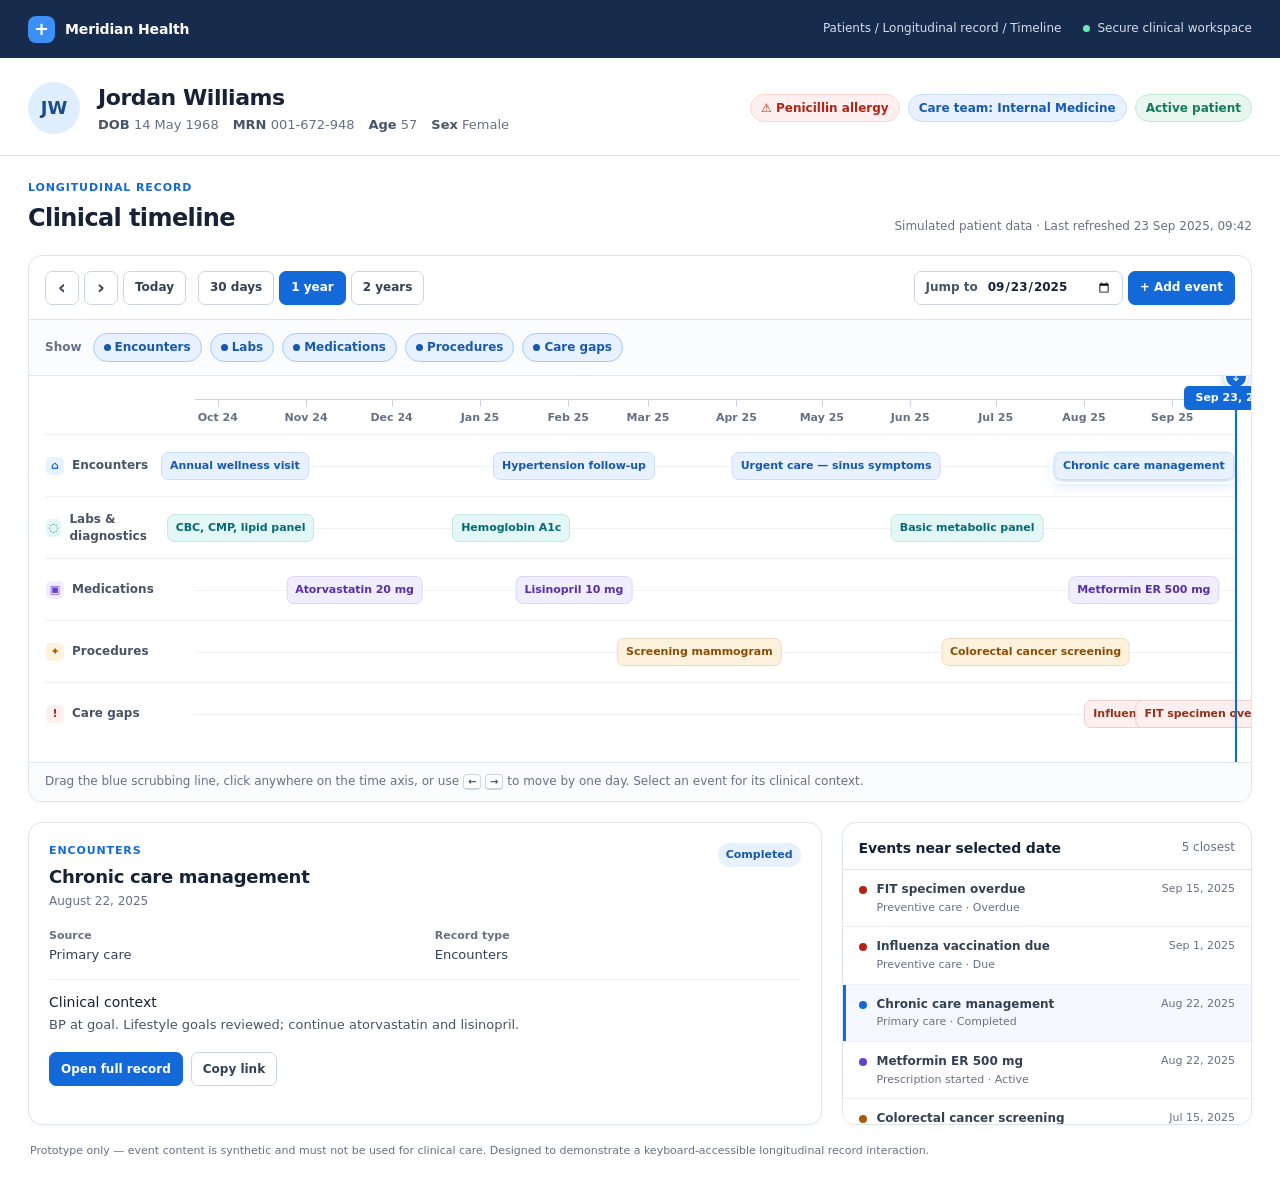
<file: clinical-timeline-scrubber/index.html>
<!DOCTYPE html>
<html lang="en">
<head>
  <meta charset="UTF-8">
  <meta name="viewport" content="width=device-width, initial-scale=1.0">
  <meta name="color-scheme" content="light">
  <title>Clinical Timeline Scrubber — EHR Prototype</title>
  <style>
    :root {
      --ink: #172236;
      --muted: #667085;
      --quiet: #98a2b3;
      --line: #dfe5ec;
      --paper: #ffffff;
      --canvas: #f5f7fa;
      --navy: #172b4d;
      --blue: #1469d8;
      --blue-soft: #e8f1ff;
      --green: #147a5a;
      --green-soft: #e7f6ef;
      --amber: #a55b08;
      --amber-soft: #fff2dd;
      --red: #b42318;
      --red-soft: #fff0ef;
      --violet: #6941c6;
      --violet-soft: #f0edff;
      --teal: #087e8b;
      --shadow: 0 16px 44px rgba(23, 43, 77, .09);
      --radius: 14px;
      font-family: Inter, ui-sans-serif, system-ui, -apple-system, BlinkMacSystemFont, "Segoe UI", sans-serif;
    }

    * { box-sizing: border-box; }
    body {
      margin: 0;
      min-width: 320px;
      color: var(--ink);
      background: var(--canvas);
      font-size: 14px;
      line-height: 1.45;
    }
    button, input { font: inherit; }
    button { cursor: pointer; }
    button:focus-visible, input:focus-visible {
      outline: 3px solid rgba(20, 105, 216, .3);
      outline-offset: 2px;
    }
    .app-shell {
      max-width: 1440px;
      min-height: 100vh;
      margin: 0 auto;
      background: var(--paper);
      box-shadow: var(--shadow);
    }
    .topbar {
      min-height: 58px;
      padding: 0 28px;
      display: flex;
      align-items: center;
      gap: 22px;
      color: #fff;
      background: var(--navy);
    }
    .brand {
      display: flex;
      align-items: center;
      gap: 10px;
      font-weight: 700;
      letter-spacing: -.01em;
      white-space: nowrap;
    }
    .brand-mark {
      width: 27px;
      height: 27px;
      display: grid;
      place-items: center;
      border-radius: 8px;
      background: #3c8ff4;
      font-size: 18px;
      line-height: 1;
    }
    .breadcrumb {
      margin-left: auto;
      color: #d5deee;
      font-size: 12px;
    }
    .secure {
      display: inline-flex;
      align-items: center;
      gap: 7px;
      color: #d5deee;
      font-size: 12px;
      white-space: nowrap;
    }
    .secure-dot {
      width: 7px;
      height: 7px;
      border-radius: 50%;
      background: #6ee7b7;
    }

    .patient-header {
      padding: 24px 28px 20px;
      display: flex;
      align-items: center;
      gap: 18px;
      border-bottom: 1px solid var(--line);
    }
    .avatar {
      width: 52px;
      height: 52px;
      display: grid;
      flex: 0 0 auto;
      place-items: center;
      border-radius: 50%;
      color: #1a4e8a;
      background: #dfeeff;
      font-size: 18px;
      font-weight: 700;
    }
    .patient-name {
      margin: 0 0 2px;
      font-size: 22px;
      font-weight: 700;
      letter-spacing: -.02em;
    }
    .patient-meta {
      display: flex;
      flex-wrap: wrap;
      gap: 4px 14px;
      color: var(--muted);
      font-size: 13px;
    }
    .patient-meta b { color: #475467; font-weight: 600; }
    .patient-alerts {
      margin-left: auto;
      display: flex;
      align-items: center;
      gap: 8px;
      flex-wrap: wrap;
      justify-content: flex-end;
    }
    .pill {
      display: inline-flex;
      align-items: center;
      gap: 6px;
      min-height: 28px;
      padding: 4px 10px;
      border: 1px solid transparent;
      border-radius: 99px;
      font-size: 12px;
      font-weight: 650;
      white-space: nowrap;
    }
    .pill.red { color: var(--red); background: var(--red-soft); border-color: #ffd5d2; }
    .pill.blue { color: #1759ae; background: var(--blue-soft); border-color: #c9ddff; }
    .pill.green { color: var(--green); background: var(--green-soft); border-color: #c2ebd7; }

    .workspace { padding: 24px 28px 32px; }
    .section-kicker {
      margin: 0 0 5px;
      color: var(--blue);
      font-size: 11px;
      font-weight: 750;
      letter-spacing: .08em;
      text-transform: uppercase;
    }
    .workspace-heading {
      display: flex;
      align-items: end;
      justify-content: space-between;
      gap: 16px;
      margin-bottom: 20px;
    }
    .workspace-heading h1 {
      margin: 0;
      font-size: 24px;
      letter-spacing: -.025em;
    }
    .updated {
      color: var(--muted);
      font-size: 12px;
      white-space: nowrap;
    }

    .timeline-card {
      border: 1px solid var(--line);
      border-radius: var(--radius);
      background: var(--paper);
      box-shadow: 0 2px 5px rgba(16, 24, 40, .03);
      overflow: hidden;
    }
    .toolbar {
      min-height: 64px;
      padding: 12px 16px;
      display: flex;
      align-items: center;
      flex-wrap: wrap;
      gap: 12px;
      border-bottom: 1px solid var(--line);
    }
    .tool-group {
      display: inline-flex;
      align-items: center;
      gap: 5px;
    }
    .tool-group.grow { margin-left: auto; }
    .button {
      min-height: 34px;
      padding: 7px 11px;
      border: 1px solid #ccd5df;
      border-radius: 7px;
      color: #344054;
      background: #fff;
      font-size: 12px;
      font-weight: 650;
      transition: background .15s, border .15s, color .15s;
    }
    .button:hover { background: #f7f9fc; border-color: #aebaca; }
    .button.primary { color: #fff; border-color: var(--blue); background: var(--blue); }
    .button.primary:hover { background: #0e5fc5; }
    .button.icon { width: 34px; padding: 0; font-size: 19px; line-height: 1; }
    .button.active { color: #fff; border-color: var(--blue); background: var(--blue); }
    .date-jump {
      display: inline-flex;
      align-items: center;
      gap: 8px;
      min-height: 34px;
      padding: 0 10px;
      border: 1px solid #ccd5df;
      border-radius: 7px;
      color: #475467;
      background: #fff;
      font-size: 12px;
      font-weight: 600;
    }
    .date-jump input {
      width: 126px;
      border: 0;
      color: var(--ink);
      background: transparent;
      font-size: 12px;
      font-weight: 600;
      outline: 0;
    }

    .filter-row {
      padding: 13px 16px;
      display: flex;
      align-items: center;
      flex-wrap: wrap;
      gap: 8px;
      border-bottom: 1px solid var(--line);
      background: #fbfcfe;
    }
    .filter-label {
      margin-right: 3px;
      color: var(--muted);
      font-size: 12px;
      font-weight: 650;
    }
    .filter {
      min-height: 29px;
      padding: 4px 10px;
      border: 1px solid #d8e0e8;
      border-radius: 99px;
      color: #475467;
      background: #fff;
      font-size: 12px;
      font-weight: 650;
    }
    .filter:hover { background: #f2f7ff; }
    .filter.is-on {
      color: #1759ae;
      border-color: #a8c8fb;
      background: var(--blue-soft);
    }
    .filter .dot {
      width: 7px;
      height: 7px;
      display: inline-block;
      margin-right: 4px;
      border-radius: 50%;
      background: currentColor;
    }

    .timeline-wrap {
      position: relative;
      padding: 0 16px;
      overflow: hidden;
    }
    .timeline-scroll {
      position: relative;
      min-width: 720px;
      padding-top: 23px;
    }
    .axis {
      position: relative;
      height: 35px;
      margin-left: 150px;
      border-top: 1px solid #cbd5e1;
    }
    .tick {
      position: absolute;
      top: -1px;
      width: 1px;
      height: 8px;
      background: #cbd5e1;
    }
    .tick-label {
      position: absolute;
      top: 10px;
      color: var(--muted);
      font-size: 11px;
      font-weight: 600;
      transform: translateX(-50%);
      white-space: nowrap;
    }
    .lanes {
      position: relative;
      padding-bottom: 18px;
    }
    .lane {
      position: relative;
      min-height: 62px;
      display: grid;
      grid-template-columns: 150px 1fr;
      border-top: 1px solid #edf0f4;
    }
    .lane-label {
      display: flex;
      align-items: center;
      gap: 8px;
      padding: 0 16px 0 1px;
      color: #475467;
      font-size: 12px;
      font-weight: 700;
    }
    .lane-icon {
      width: 18px;
      height: 18px;
      display: grid;
      place-items: center;
      border-radius: 5px;
      color: var(--lane-color);
      background: var(--lane-soft);
      font-size: 11px;
      line-height: 1;
    }
    .lane-track {
      position: relative;
      min-width: 0;
    }
    .lane-guide {
      position: absolute;
      top: 50%;
      right: 0;
      left: 0;
      height: 1px;
      background: #eef2f6;
    }
    .event {
      position: absolute;
      top: 50%;
      display: flex;
      align-items: center;
      height: 28px;
      padding: 0 8px;
      border: 1px solid color-mix(in srgb, var(--event-color) 22%, white);
      border-radius: 7px;
      color: var(--event-text);
      background: var(--event-fill);
      font-size: 11px;
      font-weight: 700;
      letter-spacing: -.005em;
      transform: translate(-50%, -50%);
      white-space: nowrap;
      transition: transform .15s, box-shadow .15s, filter .15s;
    }
    .event.marker {
      width: 14px;
      height: 14px;
      padding: 0;
      border-radius: 50%;
    }
    .event:hover, .event.is-selected {
      z-index: 4;
      box-shadow: 0 4px 11px color-mix(in srgb, var(--event-color) 22%, transparent);
      filter: saturate(1.12);
    }
    .event:hover { transform: translate(-50%, -50%) translateY(-2px); }
    .event.is-selected { outline: 2px solid #fff; outline-offset: 2px; }
    .event .event-mini { display: none; }
    .scrubber-line {
      position: absolute;
      z-index: 7;
      top: 0;
      bottom: 0;
      width: 2px;
      pointer-events: none;
      background: var(--blue);
      box-shadow: 0 0 0 1px rgba(20, 105, 216, .07);
    }
    .scrubber-handle {
      position: absolute;
      top: -11px;
      left: 50%;
      width: 24px;
      height: 24px;
      display: grid;
      place-items: center;
      border: 2px solid #fff;
      border-radius: 50%;
      color: #fff;
      background: var(--blue);
      box-shadow: 0 2px 7px rgba(20, 105, 216, .35);
      font-size: 13px;
      transform: translateX(-50%);
    }
    .scrubber-date {
      position: absolute;
      top: 10px;
      left: 50%;
      min-width: 104px;
      padding: 4px 7px;
      border-radius: 5px;
      color: #fff;
      background: var(--blue);
      font-size: 11px;
      font-weight: 750;
      text-align: center;
      transform: translateX(-50%);
      white-space: nowrap;
    }
    .scrubber-hit {
      position: absolute;
      z-index: 8;
      top: 0;
      right: 0;
      bottom: 0;
      left: 150px;
      background: transparent;
      cursor: ew-resize;
    }
    .timeline-hint {
      padding: 10px 16px;
      border-top: 1px solid var(--line);
      color: var(--muted);
      background: #fbfcfe;
      font-size: 12px;
    }
    kbd {
      padding: 1px 4px;
      border: 1px solid #cdd6e0;
      border-bottom-width: 2px;
      border-radius: 4px;
      color: #475467;
      background: #fff;
      font-family: inherit;
      font-size: 10px;
      font-weight: 650;
    }

    .details-grid {
      display: grid;
      grid-template-columns: minmax(0, 1.45fr) minmax(280px, .75fr);
      gap: 20px;
      margin-top: 20px;
    }
    .detail-card, .event-list {
      min-height: 230px;
      border: 1px solid var(--line);
      border-radius: var(--radius);
      background: #fff;
      box-shadow: 0 2px 5px rgba(16, 24, 40, .03);
    }
    .detail-card { padding: 20px; }
    .detail-header {
      display: flex;
      align-items: start;
      justify-content: space-between;
      gap: 12px;
      margin-bottom: 18px;
    }
    .detail-title {
      margin: 0;
      font-size: 18px;
      letter-spacing: -.015em;
    }
    .detail-time { margin-top: 3px; color: var(--muted); font-size: 12px; }
    .detail-status {
      padding: 4px 8px;
      border-radius: 99px;
      color: var(--blue);
      background: var(--blue-soft);
      font-size: 11px;
      font-weight: 750;
      white-space: nowrap;
    }
    .detail-body {
      display: grid;
      grid-template-columns: 1fr 1fr;
      gap: 12px 20px;
    }
    .detail-field label {
      display: block;
      margin-bottom: 2px;
      color: var(--muted);
      font-size: 11px;
      font-weight: 650;
    }
    .detail-field p { margin: 0; color: #344054; font-size: 13px; }
    .detail-note {
      grid-column: 1 / -1;
      margin-top: 2px;
      padding-top: 12px;
      border-top: 1px solid #edf0f4;
    }
    .detail-note p { margin: 4px 0 0; color: #475467; font-size: 13px; }
    .action-row { display: flex; gap: 8px; margin-top: 17px; }

    .event-list { overflow: hidden; }
    .list-heading {
      padding: 15px 16px 11px;
      display: flex;
      align-items: center;
      justify-content: space-between;
      border-bottom: 1px solid var(--line);
    }
    .list-heading h2 { margin: 0; font-size: 14px; letter-spacing: -.01em; }
    .list-count { color: var(--muted); font-size: 12px; }
    .event-items { max-height: 254px; overflow: auto; }
    .event-item {
      width: 100%;
      padding: 11px 16px;
      display: grid;
      grid-template-columns: 9px 1fr auto;
      gap: 9px;
      align-items: start;
      border: 0;
      border-bottom: 1px solid #edf0f4;
      color: inherit;
      background: #fff;
      text-align: left;
    }
    .event-item:last-child { border-bottom: 0; }
    .event-item:hover, .event-item.is-selected { background: #f5f9ff; }
    .event-item.is-selected { box-shadow: inset 3px 0 0 var(--blue); }
    .event-dot { width: 8px; height: 8px; margin-top: 5px; border-radius: 50%; background: var(--item-color); }
    .item-title { display: block; color: #344054; font-size: 12px; font-weight: 700; }
    .item-meta { display: block; margin-top: 1px; color: var(--muted); font-size: 11px; }
    .item-date { color: var(--muted); font-size: 11px; white-space: nowrap; }

    .footer-note {
      margin: 18px 2px 0;
      color: var(--muted);
      font-size: 11px;
    }
    .sr-only {
      position: absolute;
      width: 1px;
      height: 1px;
      padding: 0;
      margin: -1px;
      overflow: hidden;
      clip: rect(0,0,0,0);
      white-space: nowrap;
      border: 0;
    }

    @media (max-width: 860px) {
      .topbar { padding: 0 18px; }
      .breadcrumb { display: none; }
      .workspace, .patient-header { padding-right: 18px; padding-left: 18px; }
      .patient-header { align-items: flex-start; }
      .patient-alerts { margin-left: 0; justify-content: flex-start; }
      .workspace-heading { align-items: flex-start; flex-direction: column; }
      .updated { white-space: normal; }
      .timeline-wrap { overflow-x: auto; }
      .details-grid { grid-template-columns: 1fr; }
    }
    @media (max-width: 560px) {
      .topbar { min-height: 50px; }
      .secure { display: none; }
      .patient-header { display: grid; grid-template-columns: 52px 1fr; gap: 12px; }
      .patient-alerts { grid-column: 1 / -1; }
      .patient-name { font-size: 19px; }
      .workspace { padding-top: 18px; }
      .workspace-heading h1 { font-size: 21px; }
      .toolbar .grow { width: 100%; margin-left: 0; }
      .date-jump { flex: 1; }
      .date-jump input { width: 100%; min-width: 0; }
      .filter-row { gap: 6px; }
      .filter-label { width: 100%; }
      .timeline-card { border-radius: 10px; }
      .detail-body { grid-template-columns: 1fr; }
      .detail-note { grid-column: auto; }
    }
  </style>
</head>
<body>
  <main class="app-shell">
    <header class="topbar">
      <div class="brand"><span class="brand-mark">+</span> Meridian Health</div>
      <div class="breadcrumb">Patients / Longitudinal record / Timeline</div>
      <div class="secure"><span class="secure-dot"></span> Secure clinical workspace</div>
    </header>

    <section class="patient-header" aria-label="Patient summary">
      <div class="avatar" aria-hidden="true">JW</div>
      <div>
        <h2 class="patient-name">Jordan Williams</h2>
        <div class="patient-meta">
          <span><b>DOB</b> 14 May 1968</span><span><b>MRN</b> 001-672-948</span><span><b>Age</b> 57</span><span><b>Sex</b> Female</span>
        </div>
      </div>
      <div class="patient-alerts">
        <span class="pill red">⚠ Penicillin allergy</span>
        <span class="pill blue">Care team: Internal Medicine</span>
        <span class="pill green">Active patient</span>
      </div>
    </section>

    <section class="workspace">
      <div class="workspace-heading">
        <div>
          <p class="section-kicker">Longitudinal record</p>
          <h1>Clinical timeline</h1>
        </div>
        <div class="updated">Simulated patient data · Last refreshed 23 Sep 2025, 09:42</div>
      </div>

      <section class="timeline-card" aria-labelledby="timeline-heading">
        <h2 id="timeline-heading" class="sr-only">Clinical timeline scrubber</h2>
        <div class="toolbar">
          <div class="tool-group" aria-label="Timeline navigation">
            <button class="button icon" id="previous" aria-label="Move timeline selection backward">‹</button>
            <button class="button icon" id="next" aria-label="Move timeline selection forward">›</button>
            <button class="button" id="today">Today</button>
          </div>
          <div class="tool-group" aria-label="Timeline range">
            <button class="button" data-range="30">30 days</button>
            <button class="button active" data-range="365">1 year</button>
            <button class="button" data-range="730">2 years</button>
          </div>
          <div class="tool-group grow">
            <label class="date-jump" for="datePicker">Jump to <input id="datePicker" type="date" value="2025-09-23"></label>
            <button class="button primary" id="addEvent">+ Add event</button>
          </div>
        </div>

        <div class="filter-row" aria-label="Event filters">
          <span class="filter-label">Show</span>
          <button class="filter is-on" data-filter="encounter" aria-pressed="true"><span class="dot"></span>Encounters</button>
          <button class="filter is-on" data-filter="lab" aria-pressed="true"><span class="dot"></span>Labs</button>
          <button class="filter is-on" data-filter="medication" aria-pressed="true"><span class="dot"></span>Medications</button>
          <button class="filter is-on" data-filter="procedure" aria-pressed="true"><span class="dot"></span>Procedures</button>
          <button class="filter is-on" data-filter="caregap" aria-pressed="true"><span class="dot"></span>Care gaps</button>
        </div>

        <div class="timeline-wrap">
          <div class="timeline-scroll" id="timeline">
            <div class="axis" id="axis"></div>
            <div class="lanes" id="lanes"></div>
            <div class="scrubber-line" id="scrubber" aria-hidden="true">
              <span class="scrubber-handle">↕</span>
              <span class="scrubber-date" id="scrubberDate">23 Sep 2025</span>
            </div>
            <div class="scrubber-hit" id="scrubberHit" tabindex="0" role="slider" aria-label="Timeline date selector" aria-valuemin="0" aria-valuemax="365" aria-valuenow="365" aria-valuetext="23 September 2025"></div>
          </div>
        </div>
        <div class="timeline-hint">Drag the blue scrubbing line, click anywhere on the time axis, or use <kbd>←</kbd> <kbd>→</kbd> to move by one day. Select an event for its clinical context.</div>
      </section>

      <section class="details-grid" aria-label="Selected timeline details">
        <article class="detail-card" id="detailCard" aria-live="polite"></article>
        <aside class="event-list" aria-labelledby="eventListHeading">
          <div class="list-heading">
            <h2 id="eventListHeading">Events near selected date</h2>
            <span class="list-count" id="eventCount"></span>
          </div>
          <div class="event-items" id="eventItems"></div>
        </aside>
      </section>
      <p class="footer-note">Prototype only — event content is synthetic and must not be used for clinical care. Designed to demonstrate a keyboard-accessible longitudinal record interaction.</p>
    </section>
  </main>

  <script>
    (function () {
      var DAY = 86400000;
      var rangeDays = 365;
      var endDate = localDate("2025-09-23");
      var startDate = new Date(endDate.getTime() - rangeDays * DAY);
      var selectedDate = localDate("2025-09-23");
      var selectedEventId = "e11";
      var activeFilters = new Set(["encounter", "lab", "medication", "procedure", "caregap"]);
      var laneConfig = [
        { id: "encounter", label: "Encounters", icon: "⌂", color: "#1469d8", soft: "#e8f1ff" },
        { id: "lab", label: "Labs & diagnostics", icon: "◌", color: "#087e8b", soft: "#e3f7f7" },
        { id: "medication", label: "Medications", icon: "▣", color: "#6941c6", soft: "#f0edff" },
        { id: "procedure", label: "Procedures", icon: "✦", color: "#a55b08", soft: "#fff2dd" },
        { id: "caregap", label: "Care gaps", icon: "!", color: "#b42318", soft: "#fff0ef" }
      ];
      var palette = {
        encounter: { color: "#1469d8", fill: "#e8f1ff", text: "#1759ae" },
        lab: { color: "#087e8b", fill: "#e3f7f7", text: "#066a75" },
        medication: { color: "#6941c6", fill: "#f0edff", text: "#5530a6" },
        procedure: { color: "#a55b08", fill: "#fff2dd", text: "#8c4b05" },
        caregap: { color: "#b42318", fill: "#fff0ef", text: "#963016" }
      };
      var events = [
        event("e1", "2024-10-07", "encounter", "Annual wellness visit", "Internal medicine", "Completed", "BP 128/78 · preventive care plan updated."),
        event("e2", "2024-10-09", "lab", "CBC, CMP, lipid panel", "In-house laboratory", "Final", "LDL 132 mg/dL (high); A1c 6.0% (high)."),
        event("e3", "2024-11-18", "medication", "Atorvastatin 20 mg", "Prescription started", "Active", "Take one tablet by mouth nightly for hyperlipidemia."),
        event("e4", "2025-01-12", "lab", "Hemoglobin A1c", "In-house laboratory", "Final", "A1c 5.8% — improved from prior result."),
        event("e5", "2025-02-03", "encounter", "Hypertension follow-up", "Primary care", "Completed", "Home readings reviewed. Continue current regimen."),
        event("e6", "2025-02-03", "medication", "Lisinopril 10 mg", "Medication renewed", "Active", "90-day refill authorized."),
        event("e7", "2025-03-19", "procedure", "Screening mammogram", "Radiology", "Final", "BI-RADS 1 — negative; routine screening recommended."),
        event("e8", "2025-05-06", "encounter", "Urgent care — sinus symptoms", "Urgent care", "Completed", "Supportive treatment; no antibiotic prescribed due to likely viral etiology."),
        event("e9", "2025-06-21", "lab", "Basic metabolic panel", "In-house laboratory", "Final", "Creatinine 0.84 mg/dL · potassium 4.2 mmol/L."),
        event("e10", "2025-07-15", "procedure", "Colorectal cancer screening", "GI service", "Ordered", "FIT kit ordered; specimen not yet received."),
        event("e11", "2025-08-22", "encounter", "Chronic care management", "Primary care", "Completed", "BP at goal. Lifestyle goals reviewed; continue atorvastatin and lisinopril."),
        event("e12", "2025-08-22", "medication", "Metformin ER 500 mg", "Prescription started", "Active", "Start one tablet with evening meal for prediabetes."),
        event("e13", "2025-09-01", "caregap", "Influenza vaccination due", "Preventive care", "Due", "Seasonal influenza vaccine is recommended."),
        event("e14", "2025-09-15", "caregap", "FIT specimen overdue", "Preventive care", "Overdue", "Screening order remains open. Outreach recommended.")
      ];

      function event(id, date, type, title, source, status, note) {
        return { id: id, date: localDate(date), type: type, title: title, source: source, status: status, note: note };
      }
      function localDate(value) {
        var parts = typeof value === "string" ? value.split("-").map(Number) : null;
        return parts ? new Date(parts[0], parts[1] - 1, parts[2], 12) : new Date(value);
      }
      function iso(date) {
        return date.getFullYear() + "-" + String(date.getMonth() + 1).padStart(2, "0") + "-" + String(date.getDate()).padStart(2, "0");
      }
      function prettyDate(date, short) {
        return new Intl.DateTimeFormat("en-US", { day: "numeric", month: short ? "short" : "long", year: "numeric" }).format(date);
      }
      function monthLabel(date) {
        return new Intl.DateTimeFormat("en-US", { month: "short", year: "2-digit" }).format(date);
      }
      function dateDistance(a, b) {
        return Math.round(Math.abs(a.getTime() - b.getTime()) / DAY);
      }
      function withinRange(date) {
        return date >= startDate && date <= endDate;
      }
      function position(date) {
        return Math.max(0, Math.min(100, ((date.getTime() - startDate.getTime()) / (endDate.getTime() - startDate.getTime())) * 100));
      }
      function activeEvents() {
        return events.filter(function (item) { return activeFilters.has(item.type) && withinRange(item.date); });
      }
      function laneName(type) {
        return laneConfig.find(function (lane) { return lane.id === type; }).label;
      }

      function renderAxis() {
        var axis = document.getElementById("axis");
        axis.innerHTML = "";
        var cursor = new Date(startDate.getFullYear(), startDate.getMonth() + 1, 1, 12);
        while (cursor <= endDate) {
          var tick = document.createElement("div");
          tick.className = "tick";
          tick.style.left = position(cursor) + "%";
          var label = document.createElement("span");
          label.className = "tick-label";
          label.textContent = monthLabel(cursor);
          label.style.left = position(cursor) + "%";
          axis.appendChild(tick);
          axis.appendChild(label);
          cursor = new Date(cursor.getFullYear(), cursor.getMonth() + 1, 1, 12);
        }
      }

      function renderLanes() {
        var lanes = document.getElementById("lanes");
        lanes.innerHTML = "";
        laneConfig.forEach(function (lane) {
          var row = document.createElement("div");
          row.className = "lane";
          var label = document.createElement("div");
          label.className = "lane-label";
          label.style.setProperty("--lane-color", lane.color);
          label.style.setProperty("--lane-soft", lane.soft);
          label.innerHTML = '<span class="lane-icon" aria-hidden="true">' + lane.icon + '</span>' + lane.label;
          var track = document.createElement("div");
          track.className = "lane-track";
          var guide = document.createElement("div");
          guide.className = "lane-guide";
          track.appendChild(guide);
          activeEvents().filter(function (item) { return item.type === lane.id; }).forEach(function (item, index) {
            var colors = palette[item.type];
            var itemButton = document.createElement("button");
            var clustered = activeEvents().filter(function (other) {
              return other.type === item.type && Math.abs(other.date - item.date) < 11 * DAY;
            }).length > 1;
            itemButton.className = "event" + (clustered ? " marker" : "") + (item.id === selectedEventId ? " is-selected" : "");
            itemButton.type = "button";
            itemButton.dataset.id = item.id;
            itemButton.style.left = position(item.date) + "%";
            itemButton.style.setProperty("--event-color", colors.color);
            itemButton.style.setProperty("--event-fill", colors.fill);
            itemButton.style.setProperty("--event-text", colors.text);
            itemButton.setAttribute("aria-label", prettyDate(item.date, false) + ": " + item.title);
            if (clustered) {
              itemButton.setAttribute("data-tooltip", item.title + " · " + prettyDate(item.date, true));
            } else {
              itemButton.textContent = item.title;
            }
            itemButton.addEventListener("click", function () { selectEvent(item.id); });
            track.appendChild(itemButton);
          });
          row.appendChild(label);
          row.appendChild(track);
          lanes.appendChild(row);
        });
      }

      function updateScrubber() {
        var scrubber = document.getElementById("scrubber");
        var hit = document.getElementById("scrubberHit");
        var pct = position(selectedDate);
        scrubber.style.left = "calc(150px + (100% - 150px) * " + (pct / 100) + ")";
        document.getElementById("scrubberDate").textContent = prettyDate(selectedDate, true);
        hit.setAttribute("aria-valuenow", Math.round((selectedDate - startDate) / DAY));
        hit.setAttribute("aria-valuemax", rangeDays);
        hit.setAttribute("aria-valuetext", prettyDate(selectedDate, false));
        document.getElementById("datePicker").value = iso(selectedDate);
      }

      function nearestEvents() {
        return activeEvents().slice().sort(function (a, b) {
          var distanceDiff = dateDistance(a.date, selectedDate) - dateDistance(b.date, selectedDate);
          return distanceDiff || b.date - a.date;
        }).slice(0, 5);
      }

      function selectedEvent() {
        return events.find(function (item) { return item.id === selectedEventId; });
      }

      function renderDetail() {
        var item = selectedEvent();
        var container = document.getElementById("detailCard");
        if (!item || !activeFilters.has(item.type) || !withinRange(item.date)) {
          var closest = nearestEvents()[0];
          selectedEventId = closest ? closest.id : null;
          item = closest;
        }
        if (!item) {
          container.innerHTML = '<div class="detail-header"><div><p class="section-kicker">Selected date</p><h2 class="detail-title">' + prettyDate(selectedDate, false) + '</h2><p class="detail-time">No visible clinical events</p></div></div><p style="color:#667085;margin:0">Adjust the filters or move the timeline selector to review record activity.</p>';
          return;
        }
        var colors = palette[item.type];
        container.innerHTML =
          '<div class="detail-header">' +
            '<div><p class="section-kicker">' + laneName(item.type) + '</p><h2 class="detail-title">' + item.title + '</h2><div class="detail-time">' + prettyDate(item.date, false) + '</div></div>' +
            '<span class="detail-status" style="color:' + colors.text + ';background:' + colors.fill + '">' + item.status + '</span>' +
          '</div>' +
          '<div class="detail-body">' +
            '<div class="detail-field"><label>Source</label><p>' + item.source + '</p></div>' +
            '<div class="detail-field"><label>Record type</label><p>' + laneName(item.type) + '</p></div>' +
            '<div class="detail-note"><label>Clinical context</label><p>' + item.note + '</p></div>' +
          '</div>' +
          '<div class="action-row"><button class="button primary" id="openEvent">Open full record</button><button class="button" id="copyLink">Copy link</button></div>';
        document.getElementById("openEvent").addEventListener("click", function () {
          alert("Prototype action: this would open the full " + item.title + " record.");
        });
        document.getElementById("copyLink").addEventListener("click", function () {
          var button = document.getElementById("copyLink");
          if (navigator.clipboard) {
            navigator.clipboard.writeText("ehr://patient/001-672-948/event/" + item.id);
          }
          button.textContent = "Link copied";
          setTimeout(function () { button.textContent = "Copy link"; }, 1400);
        });
      }

      function renderEventList() {
        var visible = nearestEvents();
        var holder = document.getElementById("eventItems");
        holder.innerHTML = "";
        document.getElementById("eventCount").textContent = visible.length + " closest";
        visible.forEach(function (item) {
          var button = document.createElement("button");
          button.className = "event-item" + (item.id === selectedEventId ? " is-selected" : "");
          button.type = "button";
          button.innerHTML =
            '<span class="event-dot" style="--item-color:' + palette[item.type].color + '"></span>' +
            '<span><span class="item-title">' + item.title + '</span><span class="item-meta">' + item.source + ' · ' + item.status + '</span></span>' +
            '<span class="item-date">' + prettyDate(item.date, true) + '</span>';
          button.addEventListener("click", function () { selectEvent(item.id); });
          holder.appendChild(button);
        });
      }

      function renderAll() {
        renderAxis();
        renderLanes();
        updateScrubber();
        renderDetail();
        renderEventList();
      }

      function selectEvent(id) {
        var item = events.find(function (entry) { return entry.id === id; });
        if (!item) return;
        selectedEventId = id;
        selectedDate = new Date(item.date);
        renderAll();
      }

      function setSelectedDate(date, findClosest) {
        var bounded = new Date(Math.max(startDate.getTime(), Math.min(endDate.getTime(), date.getTime())));
        selectedDate = new Date(bounded.getFullYear(), bounded.getMonth(), bounded.getDate(), 12);
        if (findClosest) {
          var closest = nearestEvents()[0];
          if (closest && dateDistance(closest.date, selectedDate) <= 14) selectedEventId = closest.id;
          else selectedEventId = null;
        }
        renderAll();
      }

      function setRange(days) {
        rangeDays = days;
        startDate = new Date(endDate.getTime() - rangeDays * DAY);
        if (!withinRange(selectedDate)) selectedDate = new Date(endDate);
        document.querySelectorAll("[data-range]").forEach(function (button) {
          button.classList.toggle("active", Number(button.dataset.range) === rangeDays);
        });
        renderAll();
      }

      function pointToDate(clientX) {
        var hit = document.getElementById("scrubberHit");
        var rect = hit.getBoundingClientRect();
        var pct = Math.max(0, Math.min(1, (clientX - rect.left) / rect.width));
        return new Date(startDate.getTime() + pct * (endDate.getTime() - startDate.getTime()));
      }

      document.querySelectorAll("[data-range]").forEach(function (button) {
        button.addEventListener("click", function () { setRange(Number(button.dataset.range)); });
      });
      document.querySelectorAll("[data-filter]").forEach(function (button) {
        button.addEventListener("click", function () {
          var filter = button.dataset.filter;
          if (activeFilters.has(filter)) activeFilters.delete(filter); else activeFilters.add(filter);
          button.classList.toggle("is-on", activeFilters.has(filter));
          button.setAttribute("aria-pressed", String(activeFilters.has(filter)));
          renderAll();
        });
      });
      document.getElementById("previous").addEventListener("click", function () { setSelectedDate(new Date(selectedDate - 7 * DAY), true); });
      document.getElementById("next").addEventListener("click", function () { setSelectedDate(new Date(selectedDate.getTime() + 7 * DAY), true); });
      document.getElementById("today").addEventListener("click", function () { setSelectedDate(new Date(endDate), true); });
      document.getElementById("datePicker").addEventListener("change", function (event) {
        if (event.target.value) setSelectedDate(localDate(event.target.value), true);
      });
      document.getElementById("addEvent").addEventListener("click", function () {
        alert("Prototype action: this would open the add clinical event workflow.");
      });

      var hit = document.getElementById("scrubberHit");
      var dragging = false;
      hit.addEventListener("pointerdown", function (event) {
        dragging = true;
        hit.setPointerCapture(event.pointerId);
        setSelectedDate(pointToDate(event.clientX), true);
      });
      hit.addEventListener("pointermove", function (event) {
        if (dragging) setSelectedDate(pointToDate(event.clientX), true);
      });
      hit.addEventListener("pointerup", function () { dragging = false; });
      hit.addEventListener("pointercancel", function () { dragging = false; });
      hit.addEventListener("keydown", function (event) {
        var delta = event.key === "ArrowLeft" ? -1 : event.key === "ArrowRight" ? 1 : event.key === "PageUp" ? -7 : event.key === "PageDown" ? 7 : 0;
        if (delta) {
          event.preventDefault();
          setSelectedDate(new Date(selectedDate.getTime() + delta * DAY), true);
        }
        if (event.key === "Home") {
          event.preventDefault();
          setSelectedDate(startDate, true);
        }
        if (event.key === "End") {
          event.preventDefault();
          setSelectedDate(endDate, true);
        }
      });
      window.addEventListener("resize", function () { updateScrubber(); });
      renderAll();
    })();
  </script>
</body>
</html>
</file>
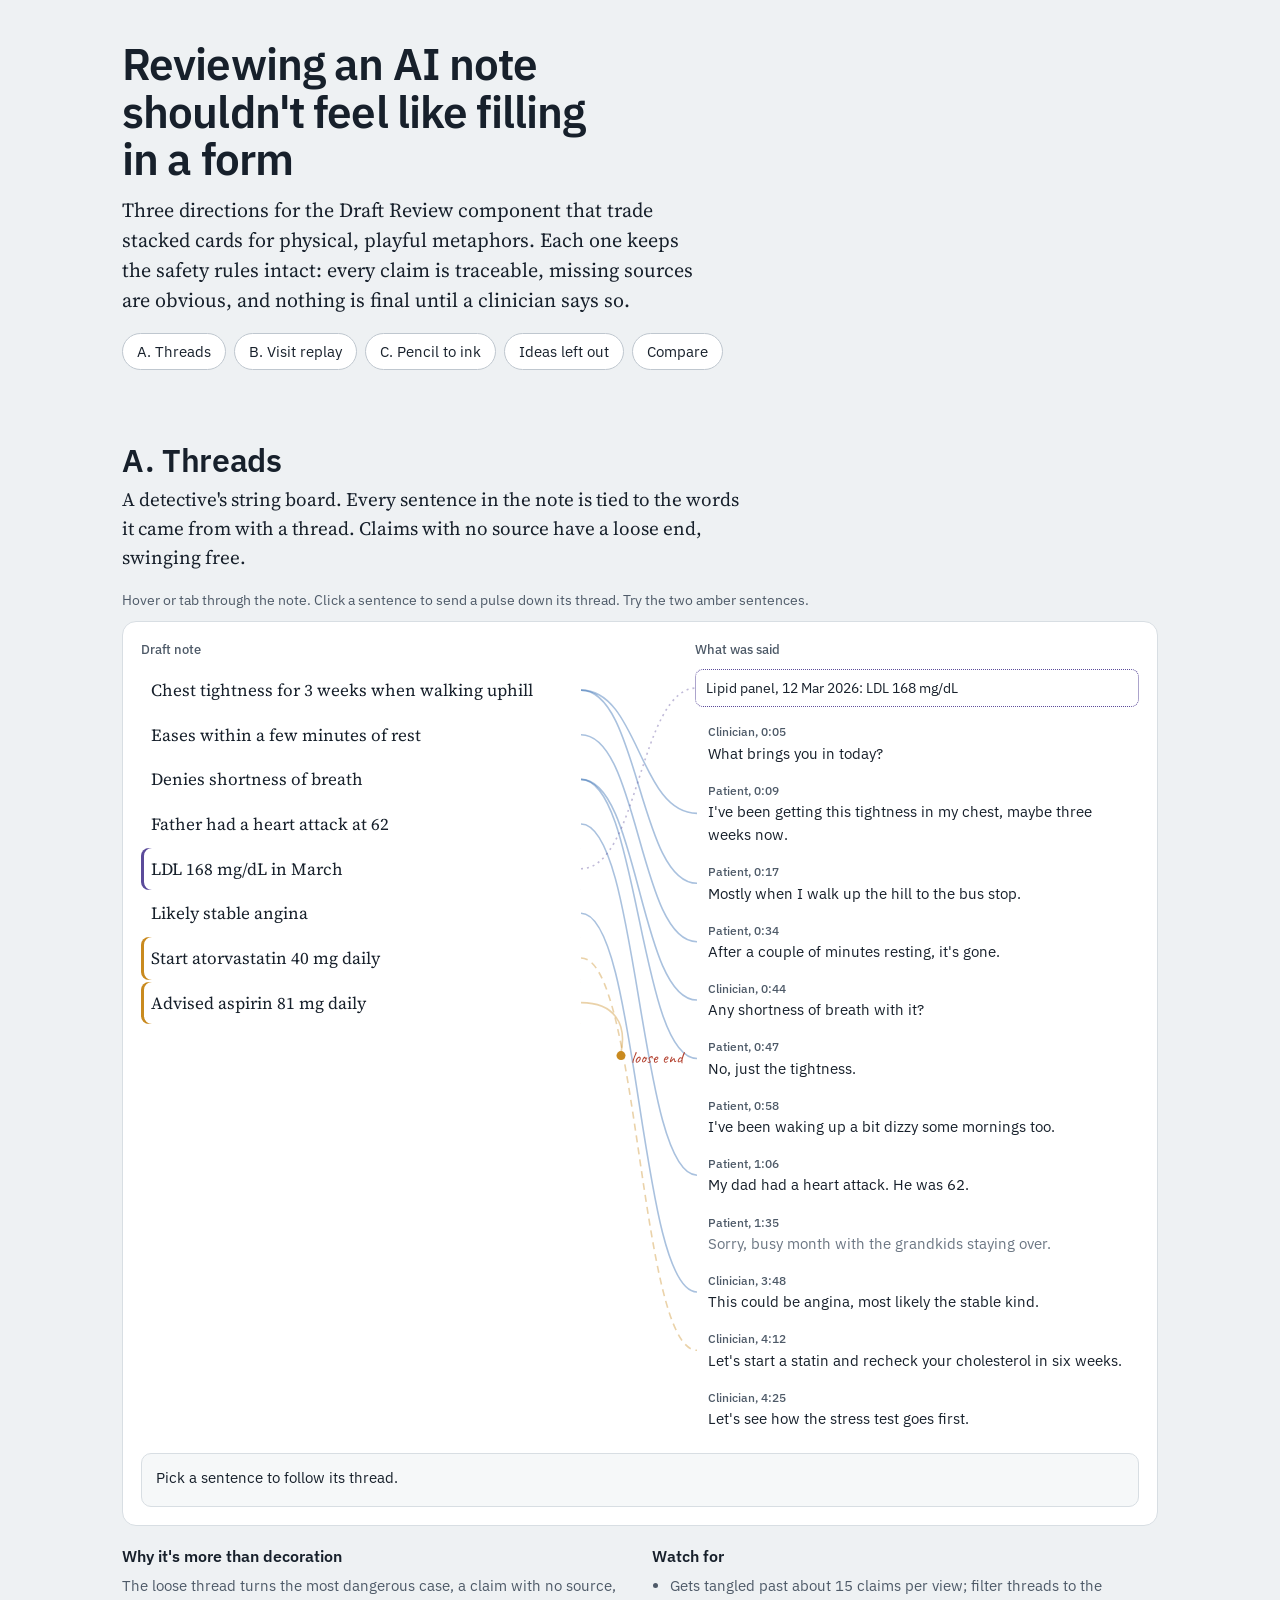
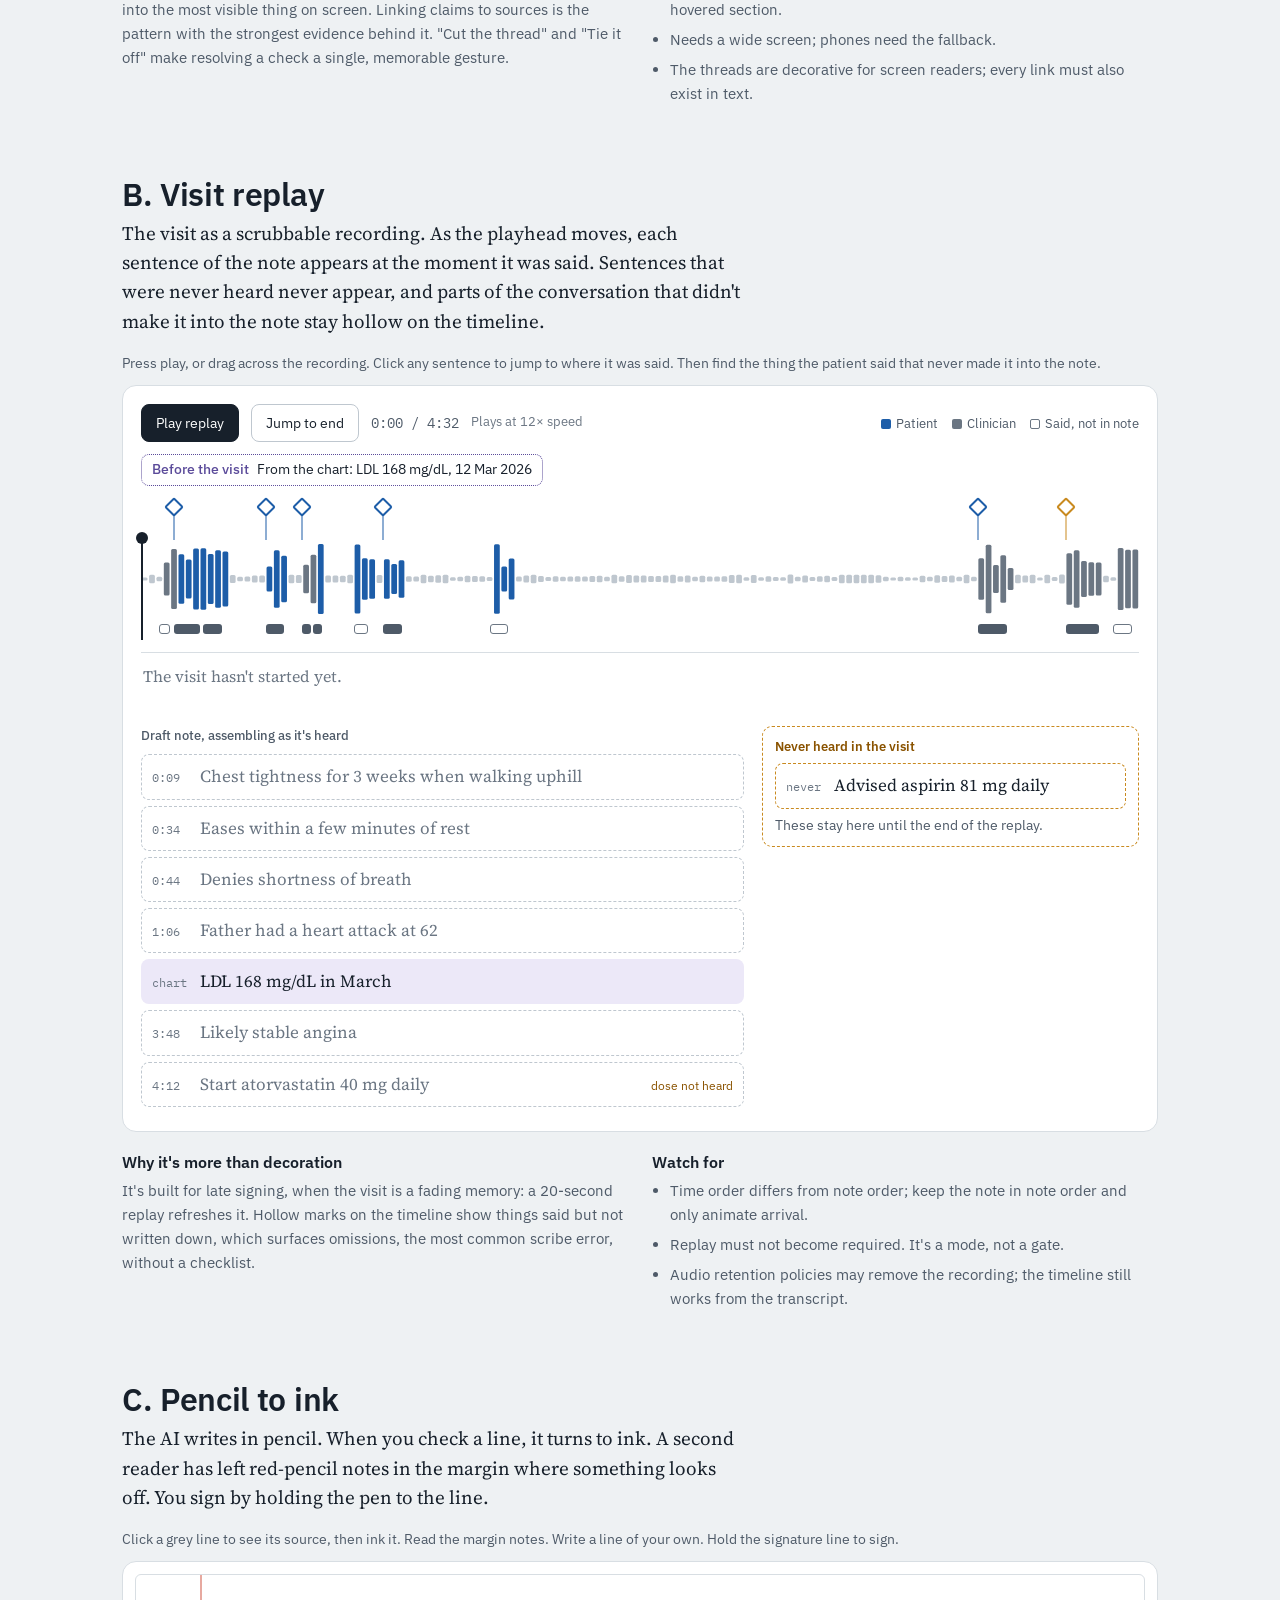
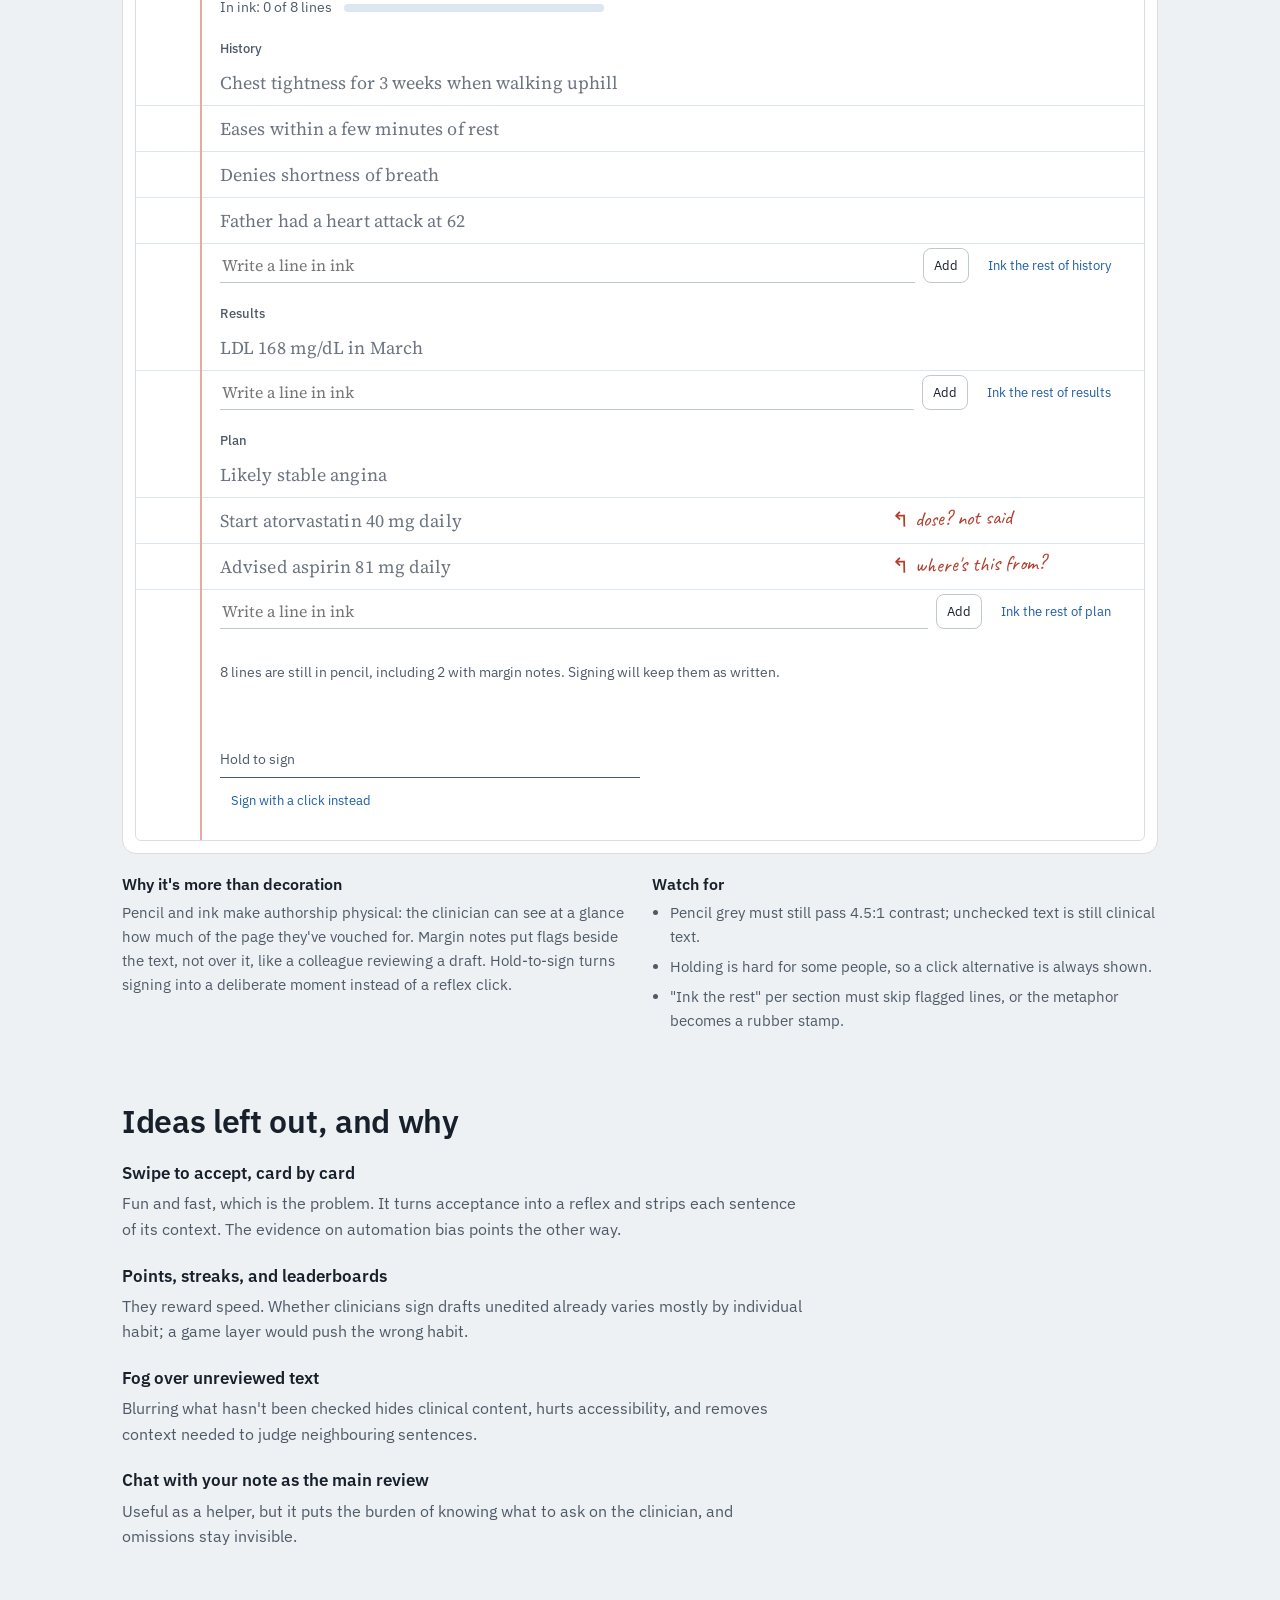
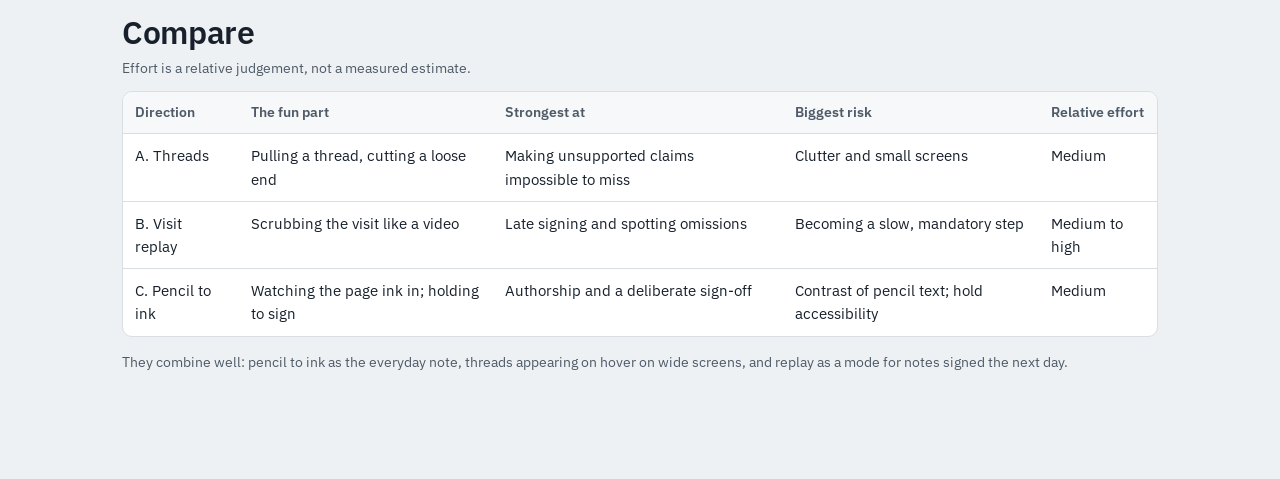
<file: draft-review/index.html>
<!DOCTYPE html>
<html lang="en">
<head>
<meta charset="utf-8">
<meta name="viewport" content="width=device-width, initial-scale=1, viewport-fit=cover">
<title>Draft Review: three playful directions</title>
<link rel="preconnect" href="https://fonts.googleapis.com">
<link rel="preconnect" href="https://fonts.gstatic.com" crossorigin>
<link href="https://fonts.googleapis.com/css2?family=Caveat:wght@500;600&family=IBM+Plex+Mono:wght@400;500&family=IBM+Plex+Sans:wght@400;500;600&family=Source+Serif+4:opsz,wght@8..60,400;8..60,600&display=swap" rel="stylesheet">
<style>
:root{
  --canvas:#EEF1F3; --surface:#FFFFFF; --surface-2:#F6F8F9;
  --ink:#17202B; --ink-2:#4E5A68; --ink-3:#6B7683; --rule:#D8DEE3; --rule-2:#BFC7CF;
  --link:#1D5DA8; --link-tint:#E4EDF8; --link-hot:#C4D9F2;
  --flag:#8A5300; --flag-tint:#FBEBCD; --flag-rule:#C98A1F;
  --ok:#2B6A43; --ok-tint:#DFF0E4;
  --chart:#5B4B9A; --chart-tint:#ECE8F8;
  --mine:#3F5566; --mine-tint:#E6ECF0;
  --pat:#1D5DA8; --doc:#6B7683;
  --paper:#FFFFFF; --paper-rule:#DCE6F0; --margin-rule:#E7A9A0;
  --pencil:#6B7480; --penink:#172A4E; --redpencil:#B23E2C;
  --sans:"IBM Plex Sans",-apple-system,"Segoe UI",Roboto,Arial,sans-serif;
  --serif:"Source Serif 4",Georgia,"Times New Roman",serif;
  --hand:"Caveat","Segoe Print","Bradley Hand",cursive;
  --mono:"IBM Plex Mono",ui-monospace,Menlo,Consolas,monospace;
  box-sizing:border-box;
  padding-top:env(safe-area-inset-top,0px);
  padding-bottom:env(safe-area-inset-bottom,0px);
  color-scheme:light;
}
@media (prefers-color-scheme:dark){
  :root:not([data-theme="light"]){
    --canvas:#10151B; --surface:#171E26; --surface-2:#1D252E;
    --ink:#E6EBF0; --ink-2:#A9B4C0; --ink-3:#8C97A3; --rule:#2B353F; --rule-2:#3D4955;
    --link:#8DB8F0; --link-tint:#1C2F47; --link-hot:#28497A;
    --flag:#F2C06B; --flag-tint:#3A2C12; --flag-rule:#B7832A;
    --ok:#8FD1A6; --ok-tint:#173324;
    --chart:#B9ABEE; --chart-tint:#2A2447;
    --mine:#B3C4D1; --mine-tint:#243039;
    --pat:#8DB8F0; --doc:#8C97A3;
    --paper:#1A2029; --paper-rule:#27313C; --margin-rule:#6E3A33;
    --pencil:#8D97A3; --penink:#EAF0FA; --redpencil:#F08A78; color-scheme:dark;
  }
}
:root[data-theme="dark"]{
  --canvas:#10151B; --surface:#171E26; --surface-2:#1D252E;
  --ink:#E6EBF0; --ink-2:#A9B4C0; --ink-3:#8C97A3; --rule:#2B353F; --rule-2:#3D4955;
  --link:#8DB8F0; --link-tint:#1C2F47; --link-hot:#28497A;
  --flag:#F2C06B; --flag-tint:#3A2C12; --flag-rule:#B7832A;
  --ok:#8FD1A6; --ok-tint:#173324;
  --chart:#B9ABEE; --chart-tint:#2A2447;
  --mine:#B3C4D1; --mine-tint:#243039;
  --pat:#8DB8F0; --doc:#8C97A3;
  --paper:#1A2029; --paper-rule:#27313C; --margin-rule:#6E3A33;
  --pencil:#8D97A3; --penink:#EAF0FA; --redpencil:#F08A78; color-scheme:dark;
}
*,*::before,*::after{box-sizing:inherit}
html{scroll-padding-top:calc(env(safe-area-inset-top,0px) + 16px)}
body{margin:0;background:var(--canvas);color:var(--ink);font-family:var(--sans);font-size:16px;line-height:1.6;-webkit-font-smoothing:antialiased}
button{font:inherit;color:inherit;cursor:pointer}
a{color:var(--link);text-underline-offset:2px}
:focus-visible{outline:2px solid var(--link);outline-offset:2px;border-radius:3px}
.sr{position:absolute;width:1px;height:1px;overflow:hidden;clip:rect(0 0 0 0);white-space:nowrap}
.page{max-width:1080px;margin:0 auto;padding:40px 22px 96px}
.hero h1{font-size:44px;line-height:1.08;letter-spacing:-0.02em;font-weight:600;margin:0 0 12px;max-width:18ch}
.hero p{font-family:var(--serif);font-size:20px;line-height:1.5;max-width:58ch;margin:0 0 18px;color:var(--ink)}
.jump{display:flex;flex-wrap:wrap;gap:8px;margin:0 0 8px;padding:0;list-style:none}
.jump a{display:inline-block;border:1px solid var(--rule-2);border-radius:20px;padding:6px 14px;text-decoration:none;color:var(--ink);font-size:14.5px;background:var(--surface)}
.jump a:hover{background:var(--surface-2)}
.concept{padding-top:64px}
.concept h2{font-size:32px;line-height:1.15;letter-spacing:-0.01em;font-weight:600;margin:0 0 6px}
.concept .idea{font-family:var(--serif);font-size:19px;line-height:1.55;max-width:62ch;margin:0 0 16px}
.try{font-size:14px;color:var(--ink-2);margin:0 0 10px}
.stage{background:var(--surface);border:1px solid var(--rule);border-radius:14px;padding:18px;position:relative}
.why{display:grid;grid-template-columns:1fr 1fr;gap:24px;margin-top:18px}
@media (max-width:760px){.why{grid-template-columns:1fr}}
.why h3{font-size:16px;font-weight:600;margin:0 0 4px}
.why p,.why li{font-size:15px;color:var(--ink-2);margin:0 0 6px}
.why ul{padding-left:18px;margin:0}
.btn{border:1px solid var(--rule-2);background:var(--surface);border-radius:8px;padding:7px 14px;font-size:14px;min-height:38px}
.btn:hover{background:var(--surface-2)}
.btn.solid{background:var(--ink);color:var(--surface);border-color:var(--ink)}
.btn.small{font-size:13px;padding:4px 10px;min-height:32px}
.btn.quiet{border-color:transparent;background:transparent;color:var(--link)}

/* A. Threads */
.board{position:relative;display:grid;grid-template-columns:minmax(0,1fr) 110px minmax(0,1fr);gap:0}
.b-col h4,.rp h4{font-size:13px;font-weight:500;color:var(--ink-2);margin:0 0 8px}
.b-claim{display:block;width:100%;text-align:left;border:0;background:transparent;font-family:var(--serif);font-size:17px;line-height:1.45;padding:9px 10px;border-radius:8px;margin:2px 0;position:relative;z-index:2}
.b-claim:hover,.b-claim.on{background:var(--link-tint)}
.b-claim[data-kind="partial"],.b-claim[data-kind="unsupported"]{box-shadow:inset 3px 0 0 var(--flag-rule)}
.b-claim[data-kind="chart"]{box-shadow:inset 3px 0 0 var(--chart)}
.b-claim.cut{text-decoration:line-through;color:var(--ink-3)}
.b-claim.kept::after{content:"kept by you";font-family:var(--sans);font-size:12px;color:var(--mine);margin-left:8px}
.b-line{font-size:14.5px;padding:7px 10px;border-radius:8px;margin:2px 0;position:relative;z-index:2;border-left:3px solid transparent}
.b-line .w{display:block;font-size:12px;color:var(--ink-2);font-weight:500}
.b-line.small{color:var(--ink-3)}
.b-line.on{background:var(--link-tint);border-left-color:var(--link)}
.b-chart{font-size:14px;padding:7px 10px;border:1px dotted var(--chart);border-radius:8px;margin:0 0 8px;position:relative;z-index:2}
.b-chart.on{background:var(--chart-tint)}
.b-svg{position:absolute;inset:0;width:100%;height:100%;pointer-events:none;z-index:1;overflow:visible}
.th{fill:none;stroke-width:1.6;opacity:.38;transition:opacity .15s ease-out,stroke-width .15s ease-out}
.th.linked{stroke:var(--link)}
.th.chart{stroke:var(--chart);stroke-dasharray:2 4}
.th.partial{stroke:var(--flag-rule);stroke-dasharray:7 5}
.th.loose{stroke:var(--flag-rule)}
.th.tied{stroke:var(--mine)}
.board.focus .th{opacity:.1}
.board.focus .th.hot{opacity:1;stroke-width:2.6}
.knot{fill:var(--flag-rule)}
.knot.tied{fill:var(--mine)}
.loose-lbl{font-family:var(--hand);font-size:17px;fill:var(--redpencil)}
.sway{transform-box:view-box;animation:sway 3.2s ease-in-out infinite}
@keyframes sway{0%,100%{transform:rotate(0deg)}50%{transform:rotate(7deg)}}
.pulse{fill:var(--link)}
.slip{margin-top:14px;border:1px solid var(--rule);border-radius:10px;padding:12px 14px;background:var(--surface-2);min-height:54px;font-size:15px}
.slip .q{border-left:3px solid var(--link);padding-left:10px;margin:6px 0}
.slip .q.c{border-left-color:var(--chart)}
.slip .who{font-size:12px;color:var(--ink-2)}
.slip .acts{display:flex;flex-wrap:wrap;gap:8px;margin-top:8px}
.slip.flag{background:var(--flag-tint);border-color:var(--flag-rule)}
.narrow-note{display:none;font-size:13px;color:var(--ink-3);margin:8px 0 0}
@media (max-width:720px){
  .board{grid-template-columns:minmax(0,1fr)}
  .b-gut,.b-svg{display:none}
  .narrow-note{display:block}
}

/* B. Replay */
.rp-top{display:flex;align-items:center;gap:12px;flex-wrap:wrap;margin-bottom:12px}
.rp-time{font-family:var(--mono);font-size:14px;color:var(--ink-2)}
.rp-tag{font-size:13px;color:var(--ink-3)}
.rp-legend{display:flex;gap:14px;flex-wrap:wrap;font-size:12.5px;color:var(--ink-2);margin-left:auto}
.rp-legend i{display:inline-block;width:10px;height:10px;border-radius:2px;margin-right:5px;vertical-align:-1px}
.rp-chart{display:inline-flex;align-items:center;gap:8px;font-size:13.5px;border:1px dotted var(--chart);border-radius:8px;padding:4px 10px;margin-bottom:10px;color:var(--ink)}
.rp-chart b{font-weight:500;color:var(--chart)}
.ribbon{position:relative;height:150px;margin:0 0 6px;user-select:none}
.pins{position:absolute;left:0;right:0;top:0;height:44px}
.pin{position:absolute;top:0;transform:translateX(-50%);border:0;background:transparent;padding:0;width:28px;height:44px;display:flex;flex-direction:column;align-items:center}
.pin .d{width:14px;height:14px;transform:rotate(45deg);border:2px solid var(--link);background:var(--surface);border-radius:2px;margin-top:4px;transition:background .15s ease-out}
.pin .stem{width:2px;flex:1;background:var(--link);opacity:.5}
.pin.partial .d{border-color:var(--flag-rule)}
.pin.partial .stem{background:var(--flag-rule)}
.pin.passed .d{background:var(--link)}
.pin.partial.passed .d{background:var(--flag-rule)}
.pin.on .d{outline:3px solid var(--link-hot)}
.wave{position:absolute;left:0;right:0;top:44px;height:78px;width:100%}
.wave rect{transition:opacity .1s linear}
.bar-doc{fill:var(--doc)} .bar-pat{fill:var(--pat)} .bar-sil{fill:var(--rule-2)}
.utt{position:absolute;top:128px;height:10px;border-radius:3px;transform:translateX(0)}
.utt.used{background:var(--ink-2)}
.utt.unused{border:1.5px solid var(--ink-3);background:transparent}
.playhead{position:absolute;top:40px;bottom:6px;width:2px;background:var(--ink);pointer-events:none}
.playhead::before{content:"";position:absolute;top:-4px;left:-5px;width:12px;height:12px;border-radius:50%;background:var(--ink)}
.ribbon input[type=range]{position:absolute;left:0;right:0;top:44px;height:94px;width:100%;margin:0;opacity:0;cursor:ew-resize}
.ribbon input[type=range]:focus-visible + .playhead{outline:2px solid var(--link);outline-offset:3px}
.cap{min-height:64px;border-top:1px solid var(--rule);padding:12px 2px 4px;font-family:var(--serif);font-size:20px;line-height:1.4}
.cap .w{display:block;font-family:var(--sans);font-size:12.5px;color:var(--ink-2)}
.cap.empty{color:var(--ink-3);font-size:16px}
.rp-note{display:grid;grid-template-columns:minmax(0,1.6fr) minmax(0,1fr);gap:18px;margin-top:10px}
@media (max-width:760px){.rp-note{grid-template-columns:1fr}}
.rp-claim{display:flex;gap:10px;align-items:baseline;width:100%;text-align:left;border:0;background:transparent;padding:8px 10px;border-radius:8px;font-family:var(--serif);font-size:17px;color:var(--ink-3);border:1px dashed var(--rule-2);margin:0 0 6px;transition:color .3s ease-out,background .3s ease-out,border-color .3s ease-out,transform .3s ease-out}
.rp-claim .tc{font-family:var(--mono);font-size:12px;min-width:38px;color:var(--ink-3)}
.rp-claim.landed{color:var(--ink);border-style:solid;border-color:transparent;background:var(--link-tint)}
.rp-claim.landed[data-kind="partial"]{background:var(--flag-tint)}
.rp-claim.landed[data-kind="chart"]{background:var(--chart-tint)}
.rp-claim.pop{transform:translateY(-2px)}
.rp-claim .fl{font-family:var(--sans);font-size:12px;color:var(--flag);margin-left:auto;white-space:nowrap}
.tray{border:1px dashed var(--flag-rule);border-radius:10px;padding:10px 12px;align-self:start}
.tray h4{margin:0 0 6px;font-size:13px;color:var(--flag);font-weight:600}
.tray .rp-claim{border-color:var(--flag-rule);color:var(--ink)}
.tray p{font-size:13.5px;color:var(--ink-2);margin:6px 0 0}
.tray.end{background:var(--flag-tint)}

/* C. Pencil to ink */
.paper{background:var(--paper);border:1px solid var(--rule);border-radius:6px;padding:22px 0 18px;position:relative}
.paper::before{content:"";position:absolute;top:0;bottom:0;left:64px;width:1.5px;background:var(--margin-rule)}
.gauge{display:flex;align-items:center;gap:12px;padding:0 22px 14px 84px;flex-wrap:wrap}
.gauge .lbl{font-size:13.5px;color:var(--ink-2)}
.gauge .tube{flex:1;min-width:120px;max-width:260px;height:8px;border-radius:4px;background:var(--paper-rule);overflow:hidden}
.gauge .tube span{display:block;height:100%;width:0;background:var(--penink);transition:width .4s ease-out}
.psec{margin-bottom:6px}
.psec-t{font-size:12.5px;color:var(--ink-2);font-weight:500;padding:6px 22px 2px 84px}
.prow{display:grid;grid-template-columns:minmax(0,1fr) 230px;gap:16px;border-bottom:1px solid var(--paper-rule);padding:0 22px 0 84px;min-height:44px;align-items:start}
@media (max-width:760px){.prow{grid-template-columns:minmax(0,1fr);gap:0}}
.pl{display:block;text-align:left;border:0;background:transparent;padding:9px 0;font-family:var(--serif);font-size:18px;line-height:1.5;color:var(--pencil);letter-spacing:.005em;width:100%}
.pl .tx{background-image:linear-gradient(90deg,var(--penink) 0 50%,var(--pencil) 50% 100%);background-size:200% 100%;background-position:100% 0;-webkit-background-clip:text;background-clip:text;-webkit-text-fill-color:transparent;color:transparent}
.pl.inked .tx{background-position:0 0;transition:background-position .6s ease-out}
.pl .nib{font-family:var(--sans);font-size:11.5px;color:var(--mine);margin-left:8px;-webkit-text-fill-color:currentColor}
.pl.open{background:linear-gradient(0deg,var(--link-tint),var(--link-tint));border-radius:4px}
.margin{padding:8px 0}
.mnote{display:block;border:0;background:transparent;padding:0;text-align:left;font-family:var(--hand);font-size:21px;line-height:1.15;color:var(--redpencil);transform:rotate(-1.5deg)}
.mnote::before{content:"↰ "}
.pslip{border:1px solid var(--rule);background:var(--surface);border-radius:8px;padding:10px 12px;font-size:14px;margin:6px 0 10px;box-shadow:0 2px 0 var(--paper-rule)}
.pslip .q{font-family:var(--serif);font-size:15px;border-left:3px solid var(--link);padding-left:8px;margin:4px 0}
.pslip .q.c{border-left-color:var(--chart)}
.pslip .who{font-family:var(--sans);font-size:12px;color:var(--ink-2)}
.pslip .acts{display:flex;flex-wrap:wrap;gap:6px;margin-top:8px}
.pslip.flag{border-color:var(--flag-rule)}
.pslip input{width:100%;font:inherit;font-family:var(--serif);font-size:16px;border:1px solid var(--rule-2);border-radius:6px;padding:6px 8px;background:var(--paper);color:var(--ink)}
.padd{padding:4px 22px 8px 84px;display:flex;gap:8px;flex-wrap:wrap}
.addf{display:flex;gap:8px;flex:1;min-width:240px}
.addf input{flex:1;font-family:var(--serif);font-size:16px;border:0;border-bottom:1.5px solid var(--rule-2);background:transparent;color:var(--penink);padding:6px 2px}
.addf input:focus-visible{outline:none;border-bottom-color:var(--link)}
.signwrap{padding:18px 22px 4px 84px}
.signmsg{font-size:14px;color:var(--ink-2);margin:0 0 8px}
.hold{position:relative;display:flex;align-items:flex-end;gap:14px;width:min(420px,100%);height:86px;border:0;border-bottom:1.5px solid var(--ink-2);background:transparent;padding:0 0 6px;text-align:left;touch-action:none;-webkit-user-select:none;user-select:none}
.hold .ht{font-size:14px;color:var(--ink-2)}
.hold svg{position:absolute;left:0;bottom:4px;width:100%;height:76px;pointer-events:none}
.hold path{fill:none;stroke:var(--penink);stroke-width:2.4;stroke-linecap:round;stroke-linejoin:round}
.alt{font-size:13px;margin-top:8px}
.stamp{display:inline-block;margin-top:10px;font-family:var(--sans);font-weight:600;font-size:14px;color:var(--ok);border:2px solid var(--ok);border-radius:6px;padding:4px 10px;transform:rotate(-2deg)}
.pl .asis{font-family:var(--sans);font-size:11.5px;color:var(--flag);margin-left:8px;-webkit-text-fill-color:currentColor}
.pl.removed{display:none}

.tbl{overflow-x:auto;border:1px solid var(--rule);border-radius:10px;background:var(--surface);margin-top:12px}
table{border-collapse:collapse;width:100%;font-size:14.5px}
th,td{text-align:left;vertical-align:top;padding:10px 12px;border-bottom:1px solid var(--rule)}
th{font-weight:600;background:var(--surface-2);font-size:13.5px;color:var(--ink-2)}
tr:last-child td{border-bottom:0}
.left h3{font-size:17px;font-weight:600;margin:20px 0 4px}
.left p{max-width:68ch;color:var(--ink-2);margin:0}
@media (prefers-reduced-motion:reduce){*{transition:none!important;animation:none!important;scroll-behavior:auto!important}}
</style>
</head>
<body>
<div id="live" class="sr" aria-live="polite"></div>
<div class="page">
  <header class="hero">
    <h1>Reviewing an AI note shouldn't feel like filling in a form</h1>
    <p>Three directions for the Draft Review component that trade stacked cards for physical, playful metaphors. Each one keeps the safety rules intact: every claim is traceable, missing sources are obvious, and nothing is final until a clinician says so.</p>
    <ul class="jump">
      <li><a href="#threads">A. Threads</a></li>
      <li><a href="#replay">B. Visit replay</a></li>
      <li><a href="#ink">C. Pencil to ink</a></li>
      <li><a href="#left-out">Ideas left out</a></li>
      <li><a href="#compare">Compare</a></li>
    </ul>
  </header>

  <section class="concept" id="threads" aria-labelledby="ha">
    <h2 id="ha">A. Threads</h2>
    <p class="idea">A detective's string board. Every sentence in the note is tied to the words it came from with a thread. Claims with no source have a loose end, swinging free.</p>
    <p class="try">Hover or tab through the note. Click a sentence to send a pulse down its thread. Try the two amber sentences.</p>
    <div class="stage">
      <div class="board" id="board">
        <div class="b-col"><h4>Draft note</h4><div id="bNote"></div></div>
        <div class="b-gut" aria-hidden="true"></div>
        <div class="b-col"><h4>What was said</h4><div id="bTx"></div></div>
        <svg class="b-svg" id="bSvg" aria-hidden="true"></svg>
      </div>
      <div class="slip" id="bSlip">Pick a sentence to follow its thread.</div>
      <p class="narrow-note">Threads need width. On phones this direction falls back to the source slip under each sentence.</p>
    </div>
    <div class="why">
      <div><h3>Why it's more than decoration</h3><p>The loose thread turns the most dangerous case, a claim with no source, into the most visible thing on screen. Linking claims to sources is the pattern with the strongest evidence behind it. "Cut the thread" and "Tie it off" make resolving a check a single, memorable gesture.</p></div>
      <div><h3>Watch for</h3><ul><li>Gets tangled past about 15 claims per view; filter threads to the hovered section.</li><li>Needs a wide screen; phones need the fallback.</li><li>The threads are decorative for screen readers; every link must also exist in text.</li></ul></div>
    </div>
  </section>

  <section class="concept" id="replay" aria-labelledby="hb">
    <h2 id="hb">B. Visit replay</h2>
    <p class="idea">The visit as a scrubbable recording. As the playhead moves, each sentence of the note appears at the moment it was said. Sentences that were never heard never appear, and parts of the conversation that didn't make it into the note stay hollow on the timeline.</p>
    <p class="try">Press play, or drag across the recording. Click any sentence to jump to where it was said. Then find the thing the patient said that never made it into the note.</p>
    <div class="stage rp">
      <div class="rp-top">
        <button class="btn solid" id="rpPlay" aria-pressed="false">Play replay</button>
        <button class="btn" id="rpEnd">Jump to end</button>
        <span class="rp-time" id="rpTime">0:00 / 4:32</span>
        <span class="rp-tag">Plays at 12× speed</span>
        <span class="rp-legend"><span><i style="background:var(--pat)"></i>Patient</span><span><i style="background:var(--doc)"></i>Clinician</span><span><i style="border:1.5px solid var(--ink-3)"></i>Said, not in note</span></span>
      </div>
      <div class="rp-chart"><b>Before the visit</b> From the chart: LDL 168 mg/dL, 12 Mar 2026</div>
      <div class="ribbon" id="ribbon">
        <div class="pins" id="pins"></div>
        <svg class="wave" id="wave" viewBox="0 0 1000 78" preserveAspectRatio="none" aria-hidden="true"></svg>
        <div id="utts" aria-hidden="true"></div>
        <input type="range" id="rpRange" min="0" max="272" step="1" value="0" aria-label="Position in the visit recording" aria-valuetext="0 minutes 0 seconds">
        <div class="playhead" id="playhead" style="left:0%"></div>
      </div>
      <div class="cap empty" id="cap">The visit hasn't started yet.</div>
      <div class="rp-note">
        <div><h4>Draft note, assembling as it's heard</h4><div id="rpClaims"></div></div>
        <div class="tray" id="tray"><h4>Never heard in the visit</h4><div id="trayClaims"></div><p id="trayMsg">These stay here until the end of the replay.</p></div>
      </div>
    </div>
    <div class="why">
      <div><h3>Why it's more than decoration</h3><p>It's built for late signing, when the visit is a fading memory: a 20-second replay refreshes it. Hollow marks on the timeline show things said but not written down, which surfaces omissions, the most common scribe error, without a checklist.</p></div>
      <div><h3>Watch for</h3><ul><li>Time order differs from note order; keep the note in note order and only animate arrival.</li><li>Replay must not become required. It's a mode, not a gate.</li><li>Audio retention policies may remove the recording; the timeline still works from the transcript.</li></ul></div>
    </div>
  </section>

  <section class="concept" id="ink" aria-labelledby="hc">
    <h2 id="hc">C. Pencil to ink</h2>
    <p class="idea">The AI writes in pencil. When you check a line, it turns to ink. A second reader has left red-pencil notes in the margin where something looks off. You sign by holding the pen to the line.</p>
    <p class="try">Click a grey line to see its source, then ink it. Read the margin notes. Write a line of your own. Hold the signature line to sign.</p>
    <div class="stage" style="padding:12px">
      <div class="paper" id="paper">
        <div class="gauge"><span class="lbl" id="gLbl">In ink: 0 of 8 lines</span><div class="tube" aria-hidden="true"><span id="gBar"></span></div></div>
        <div id="pBody"></div>
        <div class="signwrap">
          <p class="signmsg" id="signMsg"></p>
          <button class="hold" id="hold" aria-describedby="signMsg"><span class="ht" id="holdTxt">Hold to sign</span>
            <svg viewBox="0 0 420 76" aria-hidden="true"><path id="sig" d="M18 52 C 30 20, 44 18, 46 44 C 48 64, 58 60, 66 36 C 72 20, 80 26, 78 46 C 76 60, 92 58, 100 40 C 106 28, 114 30, 116 44 C 118 56, 130 54, 140 38 C 150 22, 160 28, 158 46 C 156 58, 172 56, 186 42 C 200 30, 214 34, 230 44 C 250 54, 272 40, 300 38 C 330 36, 360 44, 398 30"/></svg>
          </button>
          <div class="alt"><button class="btn quiet small" id="clickSign">Sign with a click instead</button></div>
          <div id="stampWrap"></div>
        </div>
      </div>
    </div>
    <div class="why">
      <div><h3>Why it's more than decoration</h3><p>Pencil and ink make authorship physical: the clinician can see at a glance how much of the page they've vouched for. Margin notes put flags beside the text, not over it, like a colleague reviewing a draft. Hold-to-sign turns signing into a deliberate moment instead of a reflex click.</p></div>
      <div><h3>Watch for</h3><ul><li>Pencil grey must still pass 4.5:1 contrast; unchecked text is still clinical text.</li><li>Holding is hard for some people, so a click alternative is always shown.</li><li>"Ink the rest" per section must skip flagged lines, or the metaphor becomes a rubber stamp.</li></ul></div>
    </div>
  </section>

  <section class="concept left" id="left-out" aria-labelledby="hd">
    <h2 id="hd">Ideas left out, and why</h2>
    <h3>Swipe to accept, card by card</h3>
    <p>Fun and fast, which is the problem. It turns acceptance into a reflex and strips each sentence of its context. The evidence on automation bias points the other way.</p>
    <h3>Points, streaks, and leaderboards</h3>
    <p>They reward speed. Whether clinicians sign drafts unedited already varies mostly by individual habit; a game layer would push the wrong habit.</p>
    <h3>Fog over unreviewed text</h3>
    <p>Blurring what hasn't been checked hides clinical content, hurts accessibility, and removes context needed to judge neighbouring sentences.</p>
    <h3>Chat with your note as the main review</h3>
    <p>Useful as a helper, but it puts the burden of knowing what to ask on the clinician, and omissions stay invisible.</p>
  </section>

  <section class="concept" id="compare" aria-labelledby="he">
    <h2 id="he">Compare</h2>
    <p class="try">Effort is a relative judgement, not a measured estimate.</p>
    <div class="tbl"><table>
      <thead><tr><th>Direction</th><th>The fun part</th><th>Strongest at</th><th>Biggest risk</th><th>Relative effort</th></tr></thead>
      <tbody>
        <tr><td>A. Threads</td><td>Pulling a thread, cutting a loose end</td><td>Making unsupported claims impossible to miss</td><td>Clutter and small screens</td><td>Medium</td></tr>
        <tr><td>B. Visit replay</td><td>Scrubbing the visit like a video</td><td>Late signing and spotting omissions</td><td>Becoming a slow, mandatory step</td><td>Medium to high</td></tr>
        <tr><td>C. Pencil to ink</td><td>Watching the page ink in; holding to sign</td><td>Authorship and a deliberate sign-off</td><td>Contrast of pencil text; hold accessibility</td><td>Medium</td></tr>
      </tbody>
    </table></div>
    <p class="try" style="margin-top:14px">They combine well: pencil to ink as the everyday note, threads appearing on hover on wide screens, and replay as a mode for notes signed the next day.</p>
  </section>
</div>

<script>
(function(){
  var reduce = window.matchMedia && window.matchMedia('(prefers-reduced-motion: reduce)').matches;
  var live=document.getElementById('live');
  function say(m){live.textContent='';setTimeout(function(){live.textContent=m;},30);}
  function el(tag,cls,html){var e=document.createElement(tag);if(cls)e.className=cls;if(html!=null)e.innerHTML=html;return e;}
  function esc(s){return String(s).replace(/&/g,'&amp;').replace(/</g,'&lt;').replace(/>/g,'&gt;');}
  function fmt(s){s=Math.max(0,Math.round(s));return Math.floor(s/60)+':'+('0'+(s%60)).slice(-2);}

  var DUR=272;
  var T=[
    {id:'t1',s:5,e:8,who:'Clinician',text:'What brings you in today?'},
    {id:'t2',s:9,e:16,who:'Patient',text:"I've been getting this tightness in my chest, maybe three weeks now."},
    {id:'t3',s:17,e:22,who:'Patient',text:'Mostly when I walk up the hill to the bus stop.'},
    {id:'t4',s:34,e:39,who:'Patient',text:"After a couple of minutes resting, it's gone."},
    {id:'t5',s:44,e:46,who:'Clinician',text:'Any shortness of breath with it?'},
    {id:'t6',s:47,e:49,who:'Patient',text:'No, just the tightness.'},
    {id:'t7',s:58,e:62,who:'Patient',text:"I've been waking up a bit dizzy some mornings too."},
    {id:'t8',s:66,e:71,who:'Patient',text:'My dad had a heart attack. He was 62.'},
    {id:'t9',s:95,e:100,who:'Patient',text:'Sorry, busy month with the grandkids staying over.',small:true},
    {id:'t10',s:228,e:236,who:'Clinician',text:'This could be angina, most likely the stable kind.'},
    {id:'t12',s:252,e:261,who:'Clinician',text:"Let's start a statin and recheck your cholesterol in six weeks."},
    {id:'t14',s:265,e:270,who:'Clinician',text:"Let's see how the stress test goes first."}
  ];
  var TBY={};T.forEach(function(t){TBY[t.id]=t;});
  var CHART={label:'From the chart',text:'Lipid panel, 12 Mar 2026: LDL 168 mg/dL'};
  function claims(){return [
    {id:'c1',sec:'History',text:'Chest tightness for 3 weeks when walking uphill',src:['t2','t3'],kind:'linked'},
    {id:'c2',sec:'History',text:'Eases within a few minutes of rest',src:['t4'],kind:'linked'},
    {id:'c3',sec:'History',text:'Denies shortness of breath',src:['t5','t6'],kind:'linked'},
    {id:'c4',sec:'History',text:'Father had a heart attack at 62',src:['t8'],kind:'linked'},
    {id:'c5',sec:'Results',text:'LDL 168 mg/dL in March',src:['chart'],kind:'chart'},
    {id:'c8',sec:'Plan',text:'Likely stable angina',src:['t10'],kind:'linked'},
    {id:'c6',sec:'Plan',text:'Start atorvastatin 40 mg daily',src:['t12'],kind:'partial',reason:'A statin was mentioned, but no drug or dose was said.',note:'dose? not said',fix:'Start a statin, dose to be decided'},
    {id:'c7',sec:'Plan',text:'Advised aspirin 81 mg daily',src:[],kind:'unsupported',reason:'Nothing in the visit or the chart supports this.',note:"where's this from?"}
  ];}
  function quoteHTML(src){
    if(src==='chart') return '<div class="q c"><div class="who">'+CHART.label+'</div>'+esc(CHART.text)+'</div>';
    var t=TBY[src]; return '<div class="q"><div class="who">'+t.who+', '+fmt(t.s)+'</div>\u201C'+esc(t.text)+'\u201D</div>';
  }

  /* ---------- A. Threads ---------- */
  (function(){
    var board=document.getElementById('board'), note=document.getElementById('bNote'), tx=document.getElementById('bTx'), svg=document.getElementById('bSvg'), slip=document.getElementById('bSlip');
    var C=claims(), pinned=null, pulses=[];
    var ch=el('div','b-chart','<span class="sr">Chart item: </span>'+esc(CHART.text)); ch.id='b-chart'; tx.appendChild(ch);
    T.forEach(function(t){ var d=el('div','b-line'+(t.small?' small':''),'<span class="w">'+t.who+', '+fmt(t.s)+'</span>'+esc(t.text)); d.id='b-'+t.id; tx.appendChild(d); });
    C.forEach(function(c){
      var b=el('button','b-claim',esc(c.text)); b.setAttribute('data-id',c.id); b.setAttribute('data-kind',c.kind);
      b.setAttribute('aria-label',c.text+'. '+label(c)); c.btn=b; note.appendChild(b);
    });
    function label(c){ if(c.kind==='unsupported') return 'No source found. Needs a check.'; if(c.kind==='partial') return 'Partly supported. Needs a check.'; if(c.kind==='chart') return 'From the chart.'; return 'Said in the visit, '+c.src.map(function(s){return fmt(TBY[s].s);}).join(' and ')+'.'; }
    function target(s){return document.getElementById(s==='chart'?'b-chart':'b-'+s);}
    function draw(){
      var br=board.getBoundingClientRect(); svg.setAttribute('viewBox','0 0 '+br.width+' '+br.height);
      svg.innerHTML='';
      C.forEach(function(c){
        if(c.cut) return;
        var r=c.btn.getBoundingClientRect();
        var x1=r.right-br.left-4, y1=r.top-br.top+r.height/2;
        if(!c.src.length){
          var g=document.createElementNS('http://www.w3.org/2000/svg','g');
          g.setAttribute('data-claim',c.id);
          if(!c.kept) g.setAttribute('class','sway');
          g.style.transformOrigin=x1+'px '+y1+'px';
          var p=document.createElementNS('http://www.w3.org/2000/svg','path');
          p.setAttribute('d','M'+x1+' '+y1+' C '+(x1+34)+' '+y1+', '+(x1+46)+' '+(y1+22)+', '+(x1+40)+' '+(y1+50));
          p.setAttribute('class','th '+(c.kept?'tied':'loose')); p.setAttribute('data-claim',c.id);
          var k=document.createElementNS('http://www.w3.org/2000/svg','circle'); k.setAttribute('cx',x1+40); k.setAttribute('cy',y1+53); k.setAttribute('r',4.5); k.setAttribute('class','knot'+(c.kept?' tied':''));
          g.appendChild(p); g.appendChild(k);
          if(!c.kept){ var tl=document.createElementNS('http://www.w3.org/2000/svg','text'); tl.setAttribute('x',x1+50); tl.setAttribute('y',y1+60); tl.setAttribute('class','loose-lbl'); tl.textContent='loose end'; g.appendChild(tl); }
          svg.appendChild(g); return;
        }
        c.src.forEach(function(s){
          var tr=target(s).getBoundingClientRect();
          var x2=tr.left-br.left+2, y2=tr.top-br.top+tr.height/2, mx=(x2-x1);
          var p=document.createElementNS('http://www.w3.org/2000/svg','path');
          p.setAttribute('d','M'+x1+' '+y1+' C '+(x1+mx*0.5)+' '+y1+', '+(x2-mx*0.5)+' '+y2+', '+x2+' '+y2);
          p.setAttribute('class','th '+(c.kind==='chart'?'chart':c.kind==='partial'?'partial':'linked')); p.setAttribute('data-claim',c.id); p.setAttribute('data-src',s);
          svg.appendChild(p);
        });
      });
      if(pinned) hot(pinned);
    }
    function clear(){ board.classList.remove('focus'); board.querySelectorAll('.on').forEach(function(e){e.classList.remove('on');}); svg.querySelectorAll('.hot').forEach(function(e){e.classList.remove('hot');}); }
    function hot(c){
      clear(); if(c.cut) return; board.classList.add('focus'); c.btn.classList.add('on');
      svg.querySelectorAll('[data-claim="'+c.id+'"]').forEach(function(p){p.classList.add('hot');});
      c.src.forEach(function(s){ target(s).classList.add('on'); });
    }
    function restore(){ clear(); if(pinned) hot(pinned); }
    function pulse(c){
      if(reduce) return;
      svg.querySelectorAll('path[data-claim="'+c.id+'"][data-src]').forEach(function(p){
        var len=p.getTotalLength(), dot=document.createElementNS('http://www.w3.org/2000/svg','circle');
        dot.setAttribute('r',4); dot.setAttribute('class','pulse'); svg.appendChild(dot);
        var st=null; function step(ts){ if(!st) st=ts; var k=Math.min(1,(ts-st)/650); var pt=p.getPointAtLength(len*k); dot.setAttribute('cx',pt.x); dot.setAttribute('cy',pt.y); if(k<1) requestAnimationFrame(step); else dot.remove(); }
        requestAnimationFrame(step);
      });
    }
    function showSlip(c){
      slip.className='slip'+((c.kind==='partial'||c.kind==='unsupported')&&!c.kept&&!c.fixed?' flag':'');
      var h='';
      if(c.cut){ h='<strong>Thread cut.</strong> "'+esc(c.text)+'" was removed from the note. <div class="acts"><button class="btn small" data-a="undo">Undo</button></div>'; }
      else if(c.kind==='unsupported' && !c.kept){ h='<strong>Loose end.</strong> '+esc(c.reason)+'<div class="acts"><button class="btn small" data-a="cut">Cut the thread</button><button class="btn small" data-a="tie">Tie it off, I discussed it</button></div>'; }
      else if(c.kind==='partial' && !c.fixed && !c.kept){ h='<strong>Frayed thread.</strong> '+esc(c.reason)+c.src.map(quoteHTML).join('')+'<div class="acts"><button class="btn small" data-a="fix">Use "'+esc(c.fix)+'"</button><button class="btn small" data-a="tie">Keep 40 mg</button><button class="btn small" data-a="cut">Cut the thread</button></div>'; }
      else if(c.kept){ h='<strong>Tied off by you.</strong> Kept as written.'+(c.src.length?c.src.map(quoteHTML).join(''):''); }
      else { h='<strong>Follow the thread.</strong>'+c.src.map(quoteHTML).join(''); }
      slip.innerHTML=h;
      var btns=slip.querySelectorAll('[data-a]');
      btns.forEach(function(b){ b.addEventListener('click',function(){ act(c,b.getAttribute('data-a')); }); });
    }
    function act(c,a){
      if(a==='cut'){ c.cut=true; c.btn.classList.add('cut'); c.btn.setAttribute('aria-label',c.text+'. Removed.'); say('Thread cut. Sentence removed.'); }
      if(a==='undo'){ c.cut=false; c.btn.classList.remove('cut'); c.btn.setAttribute('aria-label',c.text+'. '+label(c)); say('Restored'); }
      if(a==='tie'){ c.kept=true; c.btn.classList.add('kept'); c.btn.setAttribute('aria-label',c.text+'. Kept by you.'); say('Tied off. Kept as written.'); }
      if(a==='fix'){ c.fixed=true; c.text=c.fix; c.kind='linked'; c.btn.textContent=c.text; c.btn.setAttribute('data-kind','linked'); c.btn.setAttribute('aria-label',c.text+'. '+label(c)); say('Sentence updated. Thread repaired.'); }
      draw(); showSlip(c); hot(c); if(!c.cut) pulse(c);
    }
    note.addEventListener('pointerover',function(e){ if(e.pointerType!=='mouse') return; var b=e.target.closest('.b-claim'); if(b) hot(C.filter(function(c){return c.id===b.getAttribute('data-id');})[0]); });
    note.addEventListener('pointerleave',function(){ restore(); });
    note.addEventListener('focusin',function(e){ var b=e.target.closest('.b-claim'); if(b) hot(C.filter(function(c){return c.id===b.getAttribute('data-id');})[0]); });
    note.addEventListener('focusout',function(){ setTimeout(function(){ if(!note.contains(document.activeElement)) restore(); },0); });
    note.addEventListener('click',function(e){
      var b=e.target.closest('.b-claim'); if(!b) return;
      var c=C.filter(function(x){return x.id===b.getAttribute('data-id');})[0];
      pinned=c; hot(c); pulse(c); showSlip(c);
      say(c.text+'. '+(c.src.length?('Source: '+c.src.map(function(s){return s==='chart'?CHART.text:TBY[s].text;}).join(' ')):'No source. Loose end.'));
    });
    tx.addEventListener('pointerover',function(e){
      if(e.pointerType!=='mouse') return; var l=e.target.closest('.b-line,.b-chart'); if(!l) return;
      var sid=l.id==='b-chart'?'chart':l.id.slice(2);
      var used=C.filter(function(c){return !c.cut && c.src.indexOf(sid)>-1;});
      clear(); if(!used.length) return; board.classList.add('focus'); l.classList.add('on');
      used.forEach(function(c){ c.btn.classList.add('on'); svg.querySelectorAll('[data-claim="'+c.id+'"][data-src="'+sid+'"]').forEach(function(p){p.classList.add('hot');}); });
    });
    tx.addEventListener('pointerleave',function(){ restore(); });
    if(window.ResizeObserver){ new ResizeObserver(function(){ draw(); }).observe(board); } else { window.addEventListener('resize',draw); }
    if(document.fonts && document.fonts.ready){ document.fonts.ready.then(draw); }
    draw();
  })();

  /* ---------- B. Replay ---------- */
  (function(){
    var C=claims(), t=0, playing=false, last=0, raf=null;
    var wave=document.getElementById('wave'), pins=document.getElementById('pins'), utts=document.getElementById('utts'), range=document.getElementById('rpRange'), ph=document.getElementById('playhead'), cap=document.getElementById('cap'), timeEl=document.getElementById('rpTime'), playBtn=document.getElementById('rpPlay'), list=document.getElementById('rpClaims'), trayList=document.getElementById('trayClaims'), tray=document.getElementById('tray'), trayMsg=document.getElementById('trayMsg');
    var seed=7; function rnd(){ seed=(seed*16807)%2147483647; return (seed-1)/2147483646; }
    var used={}; C.forEach(function(c){ c.src.forEach(function(s){ used[s]=true; }); });
    var bars=136, w=1000/bars, svgNS='http://www.w3.org/2000/svg';
    for(var i=0;i<bars;i++){
      var ts=i*(DUR/bars), seg=null;
      for(var j=0;j<T.length;j++){ if(ts>=T[j].s-0.5 && ts<=T[j].e+0.5){ seg=T[j]; break; } }
      var h = seg ? 22+rnd()*52 : 3+rnd()*6;
      var r=document.createElementNS(svgNS,'rect'); r.setAttribute('x',i*w+0.8); r.setAttribute('width',w-1.6); r.setAttribute('y',(78-h)/2); r.setAttribute('height',h); r.setAttribute('rx',1.5);
      r.setAttribute('class', seg ? (seg.who==='Patient'?'bar-pat':'bar-doc') : 'bar-sil'); r.setAttribute('data-t',ts);
      wave.appendChild(r);
    }
    T.forEach(function(s){
      var u=el('div','utt '+(used[s.id]?'used':'unused'));
      u.style.left=(s.s/DUR*100)+'%'; u.style.width=Math.max(0.9,(s.e-s.s)/DUR*100)+'%';
      u.title=(used[s.id]?'In the note: ':'Said, not in the note: ')+s.text; utts.appendChild(u);
    });
    C.forEach(function(c){
      c.time = c.src.length ? (c.src[0]==='chart' ? 0 : Math.min.apply(null,c.src.map(function(s){return TBY[s].s;}))) : null;
      var b=el('button','rp-claim','<span class="tc">'+(c.time===null?'never':(c.src[0]==='chart'?'chart':fmt(c.time)))+'</span><span>'+esc(c.text)+'</span>'+(c.kind==='partial'?'<span class="fl">dose not heard</span>':''));
      b.setAttribute('data-kind',c.kind); c.btn=b;
      b.setAttribute('aria-label', c.text+(c.time===null?'. Never heard in the visit.':c.src[0]==='chart'?'. From the chart.':'. Said at '+fmt(c.time)+'. Jump there.'));
      if(c.time===null){ trayList.appendChild(b); } else { list.appendChild(b); }
      b.addEventListener('click',function(){
        if(c.time===null){ say('Never heard in the visit. Nothing in the recording supports this.'); trayMsg.textContent='Nothing in the recording or chart supports "'+c.text+'". Remove it or confirm you discussed it.'; return; }
        seek(Math.max(0,c.time-1)); if(!playing) play(4);
      });
      if(c.time!==null && c.src[0]!=='chart'){
        var p=el('button','pin'+(c.kind==='partial'?' partial':''),'<span class="d"></span><span class="stem"></span>');
        p.style.left=(c.time/DUR*100)+'%'; p.setAttribute('aria-label',c.text+', '+fmt(c.time)); c.pin=p;
        p.addEventListener('click',function(){ seek(c.time); });
        p.addEventListener('pointerenter',function(){ c.btn.classList.add('pop'); });
        p.addEventListener('pointerleave',function(){ c.btn.classList.remove('pop'); });
        pins.appendChild(p);
      }
    });
    var stopAt=null;
    function render(){
      var pct=t/DUR*100; ph.style.left=pct+'%'; range.value=Math.round(t);
      range.setAttribute('aria-valuetext',Math.floor(t/60)+' minutes '+Math.round(t%60)+' seconds');
      timeEl.textContent=fmt(t)+' / '+fmt(DUR);
      var cur=null; for(var k=0;k<T.length;k++){ if(t>=T[k].s && t<=T[k].e+1.5) cur=T[k]; }
      if(cur){ cap.classList.remove('empty'); cap.innerHTML='<span class="w">'+cur.who+', '+fmt(cur.s)+(used[cur.id]?'':' · not in the note')+'</span>\u201C'+esc(cur.text)+'\u201D'; }
      else { cap.classList.add('empty'); cap.textContent = t<5 ? "The visit hasn't started yet." : (t>=DUR-1 ? 'End of visit.' : 'Silence or examination.'); }
      C.forEach(function(c){
        if(c.time===null) return;
        var landed = c.src[0]==='chart' ? true : t>=c.time;
        c.btn.classList.toggle('landed',landed);
        if(c.pin){ c.pin.classList.toggle('passed',landed); }
      });
      var ended=t>=DUR-0.5; tray.classList.toggle('end',ended);
      if(ended && trayMsg.getAttribute('data-ended')!=='1'){ trayMsg.setAttribute('data-ended','1'); trayMsg.textContent='The whole visit has played and this was never said. Remove it, or confirm you discussed it off the recording.'; say('End of visit. One sentence was never heard.'); }
      if(!ended && trayMsg.getAttribute('data-ended')==='1'){ trayMsg.setAttribute('data-ended','0'); trayMsg.textContent='These stay here until the end of the replay.'; }
    }
    function seek(v){ t=Math.max(0,Math.min(DUR,v)); render(); }
    function frame(ts){
      if(!playing) return; var dt=(ts-last)/1000; last=ts; t+=dt*12;
      if(stopAt!==null && t>=stopAt){ t=stopAt; pause(); render(); return; }
      if(t>=DUR){ t=DUR; pause(); }
      render(); if(playing) raf=requestAnimationFrame(frame);
    }
    function play(secs){ if(t>=DUR) t=0; stopAt = secs ? Math.min(DUR,t+secs*12) : null; playing=true; last=performance.now(); playBtn.textContent='Pause'; playBtn.setAttribute('aria-pressed','true'); raf=requestAnimationFrame(frame); }
    function pause(){ playing=false; stopAt=null; playBtn.textContent='Play replay'; playBtn.setAttribute('aria-pressed','false'); if(raf) cancelAnimationFrame(raf); }
    playBtn.addEventListener('click',function(){ if(playing) pause(); else play(); });
    document.getElementById('rpEnd').addEventListener('click',function(){ pause(); seek(DUR); });
    range.addEventListener('input',function(){ pause(); seek(+range.value); });
    render();
  })();

  /* ---------- C. Pencil to ink ---------- */
  (function(){
    var C=claims(), body=document.getElementById('pBody'), open=null, signed=false;
    var secs=['History','Results','Plan'];
    secs.forEach(function(s){
      var sec=el('div','psec'); sec.appendChild(el('div','psec-t',s));
      var rows=el('div'); rows.setAttribute('data-rows',s); sec.appendChild(rows);
      C.filter(function(c){return c.sec===s;}).forEach(function(c){ rows.appendChild(row(c)); });
      var add=el('div','padd');
      add.innerHTML='<form class="addf"><label class="sr" for="add-'+s+'">Write a line in '+s+'</label><input id="add-'+s+'" placeholder="Write a line in ink"><button class="btn small" type="submit">Add</button></form><button class="btn quiet small" data-inksec="'+s+'">Ink the rest of '+s.toLowerCase()+'</button>';
      sec.appendChild(add); body.appendChild(sec);
    });
    function row(c){
      var r=el('div','prow'); c.row=r;
      var b=el('button','pl','<span class="tx">'+esc(c.text)+'</span>'); c.btn=b;
      b.setAttribute('aria-expanded','false'); updLabel(c);
      var m=el('div','margin'); c.margin=m;
      if(c.note){ var n=el('button','mnote',esc(c.note)); n.setAttribute('aria-label','Margin note: '+c.note); n.addEventListener('click',function(){ toggle(c); }); m.appendChild(n); c.mnote=n; }
      b.addEventListener('click',function(){ toggle(c); });
      r.appendChild(b); r.appendChild(m); return r;
    }
    function updLabel(c){
      var st = c.mine ? 'Written by you, in ink.' : c.inked ? 'Checked, in ink.' : (c.kind==='unsupported'?'In pencil. No source found.':c.kind==='partial'?'In pencil. Partly supported.':'In pencil, not checked yet.');
      c.btn.setAttribute('aria-label',c.text+'. '+st+(signed?'':' Show source.'));
    }
    function closeOpen(){ if(!open) return; var s=open.margin.querySelector('.pslip'); if(s) s.remove(); open.btn.classList.remove('open'); open.btn.setAttribute('aria-expanded','false'); open=null; }
    function toggle(c){
      if(signed) return;
      if(open===c){ closeOpen(); return; } closeOpen(); open=c;
      c.btn.classList.add('open'); c.btn.setAttribute('aria-expanded','true');
      var flagged=(c.kind==='partial'||c.kind==='unsupported') && !c.inked;
      var s=el('div','pslip'+(flagged?' flag':'')); var h='';
      if(c.mine){ h='You wrote this.<div class="acts"><button class="btn small" data-a="close">Close</button></div>'; }
      else if(c.kind==='unsupported' && !c.inked){ h=esc(c.reason)+'<div class="acts"><button class="btn small" data-a="remove">Remove</button><button class="btn small" data-a="ink">Keep, I discussed it</button><button class="btn quiet small" data-a="edit">Rewrite</button></div>'; }
      else if(c.kind==='partial' && !c.inked){ h=esc(c.reason)+c.src.map(quoteHTML).join('')+'<div class="acts"><button class="btn small" data-a="fix">Use \u201C'+esc(c.fix)+'\u201D</button><button class="btn small" data-a="ink">Ink 40 mg as written</button><button class="btn quiet small" data-a="edit">Rewrite</button></div>'; }
      else { h=c.src.map(quoteHTML).join('')+'<div class="acts">'+(c.inked?'':'<button class="btn small solid" data-a="ink">Looks right, ink it</button>')+'<button class="btn quiet small" data-a="edit">Rewrite</button></div>'; }
      s.innerHTML=h; c.margin.appendChild(s);
      s.querySelectorAll('[data-a]').forEach(function(b){ b.addEventListener('click',function(){ act(c,b.getAttribute('data-a'),s); }); });
      var first=s.querySelector('button'); if(first) first.focus();
    }
    function ink(c){ c.inked=true; c.btn.classList.add('inked'); if(c.mnote){ c.mnote.remove(); c.mnote=null; } updLabel(c); }
    function act(c,a,slipEl){
      if(a==='close'){ closeOpen(); c.btn.focus(); return; }
      if(a==='ink'){ closeOpen(); ink(c); say('Inked: '+c.text); c.btn.focus(); }
      if(a==='remove'){ closeOpen(); c.removed=true; c.row.remove(); say('Removed: '+c.text); }
      if(a==='fix'){ c.text=c.fix; c.btn.querySelector('.tx').textContent=c.text; closeOpen(); ink(c); say('Rewritten and inked'); c.btn.focus(); }
      if(a==='edit'){
        slipEl.innerHTML='<label class="sr" for="ed-'+c.id+'">Rewrite line</label><input id="ed-'+c.id+'" value="'+esc(c.text)+'"><div class="acts"><button class="btn small solid" data-a2="save">Ink my version</button><button class="btn quiet small" data-a2="cancel">Cancel</button></div>';
        var inp=slipEl.querySelector('input'); inp.focus(); inp.select();
        slipEl.querySelector('[data-a2="save"]').addEventListener('click',function(){ var v=inp.value.trim(); if(!v){ inp.focus(); return; } c.text=v; c.mine=true; c.btn.querySelector('.tx').textContent=v; if(!c.btn.querySelector('.nib')) c.btn.insertAdjacentHTML('beforeend','<span class="nib">yours</span>'); closeOpen(); ink(c); say('Your version, in ink'); c.btn.focus(); gauge(); });
        slipEl.querySelector('[data-a2="cancel"]').addEventListener('click',function(){ closeOpen(); c.btn.focus(); });
        return;
      }
      gauge();
    }
    body.addEventListener('submit',function(e){
      e.preventDefault(); if(signed) return; var f=e.target, inp=f.querySelector('input'), v=inp.value.trim(); if(!v){ inp.focus(); return; }
      var s=inp.id.replace('add-',''); var c={id:'m'+Date.now(),sec:s,text:v,src:[],kind:'mine',mine:true};
      C.push(c); var r=row(c); c.btn.insertAdjacentHTML('beforeend','<span class="nib">yours</span>');
      body.querySelector('[data-rows="'+s+'"]').appendChild(r); inp.value=''; ink(c); say('Added in ink'); gauge();
    });
    body.addEventListener('click',function(e){
      var b=e.target.closest('[data-inksec]'); if(!b || signed) return; var s=b.getAttribute('data-inksec'); var n=0, skipped=0;
      C.filter(function(c){return c.sec===s && !c.removed && !c.inked;}).forEach(function(c){ if(c.kind==='partial'||c.kind==='unsupported'){ skipped++; return; } ink(c); n++; });
      closeOpen(); say(n+' lines inked'+(skipped?'. '+skipped+' with margin notes left in pencil.':'.')); gauge();
    });
    function liveClaims(){ return C.filter(function(c){return !c.removed;}); }
    function gauge(){
      var L=liveClaims(), inked=L.filter(function(c){return c.inked;}).length;
      document.getElementById('gLbl').textContent='In ink: '+inked+' of '+L.length+' line'+(L.length===1?'':'s');
      document.getElementById('gBar').style.width=(L.length?inked/L.length*100:0)+'%';
      var pencil=L.filter(function(c){return !c.inked;}), flagged=pencil.filter(function(c){return c.kind==='partial'||c.kind==='unsupported';}).length;
      var msg = signed ? '' : (pencil.length ? pencil.length+' line'+(pencil.length>1?'s are':' is')+' still in pencil'+(flagged?', including '+flagged+' with margin notes':'')+'. Signing will keep them as written.' : "Everything's in ink.");
      document.getElementById('signMsg').textContent=msg;
    }
    var hold=document.getElementById('hold'), sig=document.getElementById('sig'), holdTxt=document.getElementById('holdTxt');
    var len=sig.getTotalLength(); sig.style.strokeDasharray=len; sig.style.strokeDashoffset=len;
    var p=0, dir=0, lastTs=0, rafH=null, HOLD=1300;
    function tick(ts){
      var dt=ts-lastTs; lastTs=ts; p+=dir*dt/(dir>0?HOLD:400); p=Math.max(0,Math.min(1,p));
      sig.style.strokeDashoffset=len*(1-p);
      if(p>=1 && dir>0){ done(); return; }
      if(p<=0 && dir<0){ dir=0; holdTxt.textContent='Hold to sign'; return; }
      rafH=requestAnimationFrame(tick);
    }
    function start(){ if(signed) return; dir=1; holdTxt.textContent='Keep holding'; lastTs=performance.now(); cancelAnimationFrame(rafH); rafH=requestAnimationFrame(tick); }
    function stop(){ if(signed || dir<=0) return; dir=-1; holdTxt.textContent='Let go too soon'; lastTs=performance.now(); cancelAnimationFrame(rafH); rafH=requestAnimationFrame(tick); }
    hold.addEventListener('pointerdown',function(e){ e.preventDefault(); hold.setPointerCapture && hold.setPointerCapture(e.pointerId); start(); });
    hold.addEventListener('pointerup',stop); hold.addEventListener('pointercancel',stop); hold.addEventListener('lostpointercapture',stop);
    hold.addEventListener('keydown',function(e){ if((e.key===' '||e.key==='Enter') && !e.repeat){ e.preventDefault(); start(); } else if(e.key===' '||e.key==='Enter'){ e.preventDefault(); } });
    hold.addEventListener('keyup',function(e){ if(e.key===' '||e.key==='Enter'){ e.preventDefault(); stop(); } });
    hold.addEventListener('click',function(e){ e.preventDefault(); });
    hold.addEventListener('contextmenu',function(e){ e.preventDefault(); });
    document.getElementById('clickSign').addEventListener('click',function(){ if(signed) return; sig.style.strokeDashoffset=0; done(); });
    function done(){
      signed=true; dir=0; cancelAnimationFrame(rafH); closeOpen();
      var asIs=0; liveClaims().forEach(function(c){ if(!c.inked){ asIs++; c.btn.insertAdjacentHTML('beforeend','<span class="asis">signed unchecked</span>'); if(c.mnote){ c.mnote.remove(); } } updLabel(c); });
      holdTxt.textContent=''; hold.setAttribute('aria-disabled','true');
      document.querySelectorAll('.padd').forEach(function(a){a.style.display='none';});
      document.getElementById('clickSign').style.display='none';
      var d=new Date(); document.getElementById('stampWrap').innerHTML='<span class="stamp">Signed '+('0'+d.getHours()).slice(-2)+':'+('0'+d.getMinutes()).slice(-2)+'</span>';
      document.getElementById('signMsg').textContent = asIs ? asIs+' line'+(asIs>1?'s were':' was')+' signed without being checked. That is recorded with the note.' : 'Every line was checked before signing.';
      say('Note signed');
    }
    document.addEventListener('keydown',function(e){ if(e.key==='Escape' && open){ var c=open; closeOpen(); c.btn.focus(); } });
    gauge();
  })();
})();
</script>
</body>
</html>
</file>
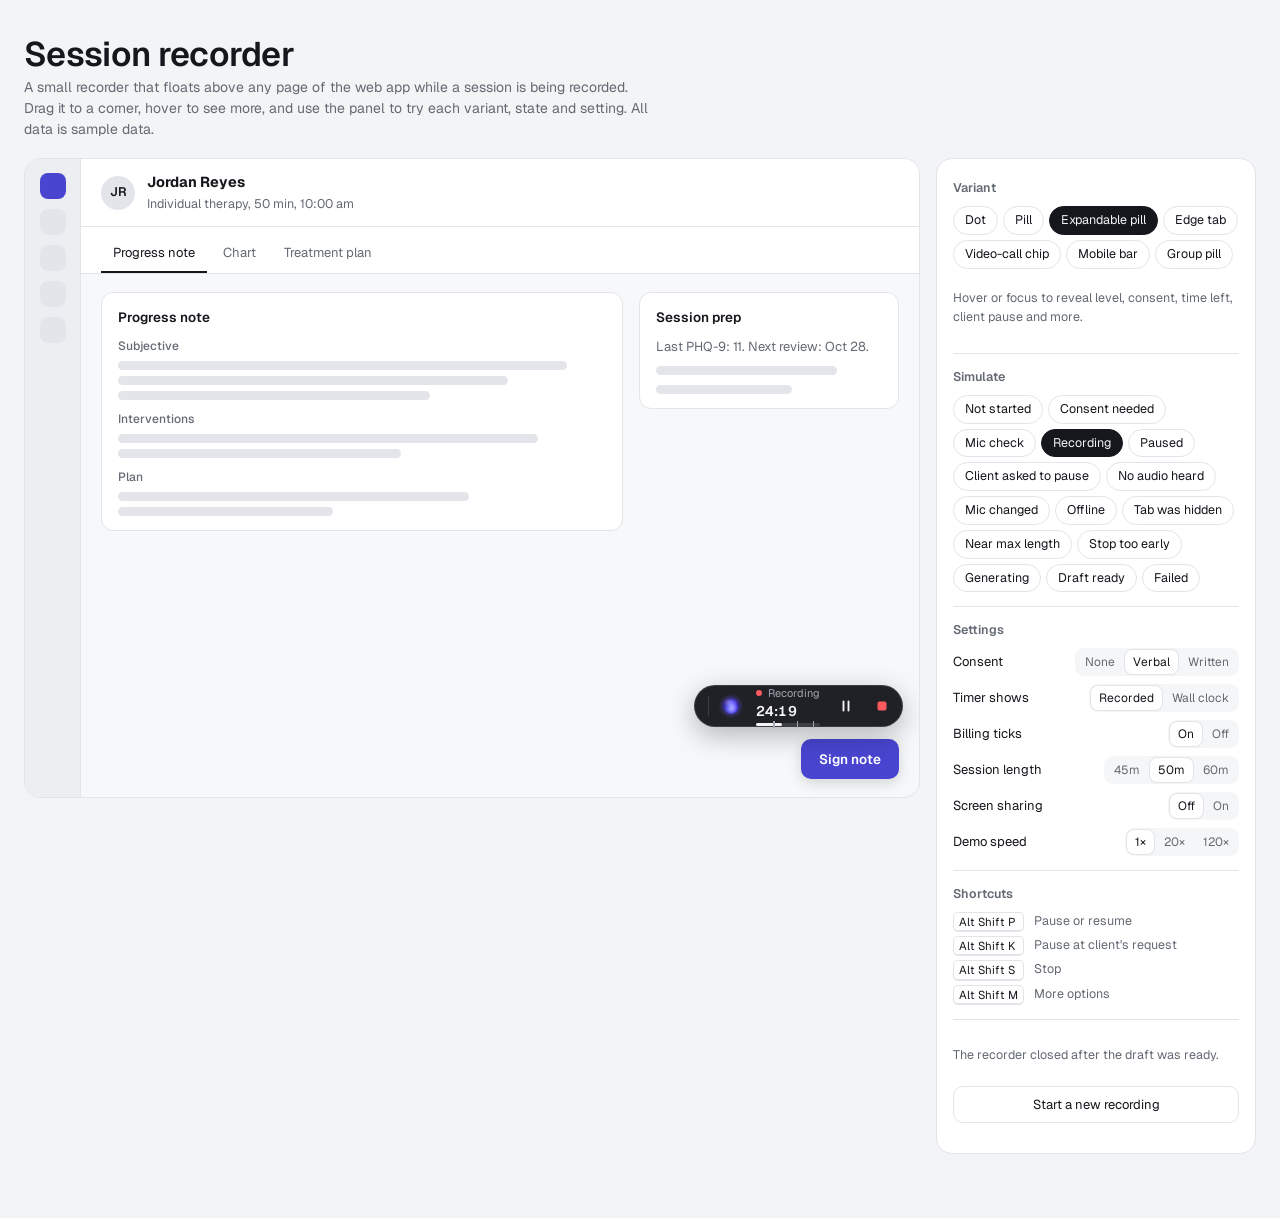
<file: session-recorder/index.html>
<!doctype html>
<html lang="en">
<head>
<meta charset="utf-8">
<meta name="viewport" content="width=device-width, initial-scale=1, viewport-fit=cover">
<title>Session Recorder</title>
<link rel="preconnect" href="https://fonts.googleapis.com">
<link rel="stylesheet" href="https://fonts.googleapis.com/css2?family=Geist:wght@400;500;600&display=swap">
<link rel="stylesheet" href="styles.css">
<script src="../voice-orb/voice-orb.js"></script>
</head>
<body>
<div class="wrap">
  <div>
    <h1>Session recorder</h1>
    <p class="lead">A small recorder that floats above any page of the web app while a session is being recorded. Drag it to a corner, hover to see more, and use the panel to try each variant, state and setting. All data is sample data.</p>
  </div>
  <div class="layout">
    <div class="stage" id="stage" aria-label="Sample provider screen">
      <div id="screen"></div>
    </div>
    <aside class="panel" aria-label="Demo controls">
      <div class="grp"><h2>Variant</h2><div class="opts" id="o-variant"></div><p class="note" id="vnote"></p></div>
      <div class="grp"><h2>Simulate</h2><div class="opts" id="o-sim"></div></div>
      <div class="grp"><h2>Settings</h2>
        <div class="row">Consent<div class="seg" id="s-policy"><button data-v="none">None</button><button data-v="verbal">Verbal</button><button data-v="written">Written</button></div></div>
        <div class="row">Timer shows<div class="seg" id="s-timer"><button data-v="recorded">Recorded</button><button data-v="wall">Wall clock</button></div></div>
        <div class="row">Billing ticks<div class="seg" id="s-ticks"><button data-v="on">On</button><button data-v="off">Off</button></div></div>
        <div class="row">Session length<div class="seg" id="s-sched"><button data-v="45">45m</button><button data-v="50">50m</button><button data-v="60">60m</button></div></div>
        <div class="row">Screen sharing<div class="seg" id="s-share"><button data-v="off">Off</button><button data-v="on">On</button></div></div>
        <div class="row">Demo speed<div class="seg" id="s-speed"><button data-v="1">1×</button><button data-v="20">20×</button><button data-v="120">120×</button></div></div>
      </div>
      <div class="grp"><h2>Shortcuts</h2>
        <div class="kbd"><kbd>Alt Shift P</kbd><span>Pause or resume</span><kbd>Alt Shift K</kbd><span>Pause at client's request</span><kbd>Alt Shift S</kbd><span>Stop</span><kbd>Alt Shift M</kbd><span>More options</span></div>
      </div>
      <div class="grp" id="closed" hidden><p class="note">The recorder closed after the draft was ready.</p><button class="reopen" id="reopen">Start a new recording</button></div>
    </aside>
  </div>
</div>
<div class="sr" aria-live="polite" id="live"></div>
<script src="session-recorder.js"></script>
</body>
</html>
</file>
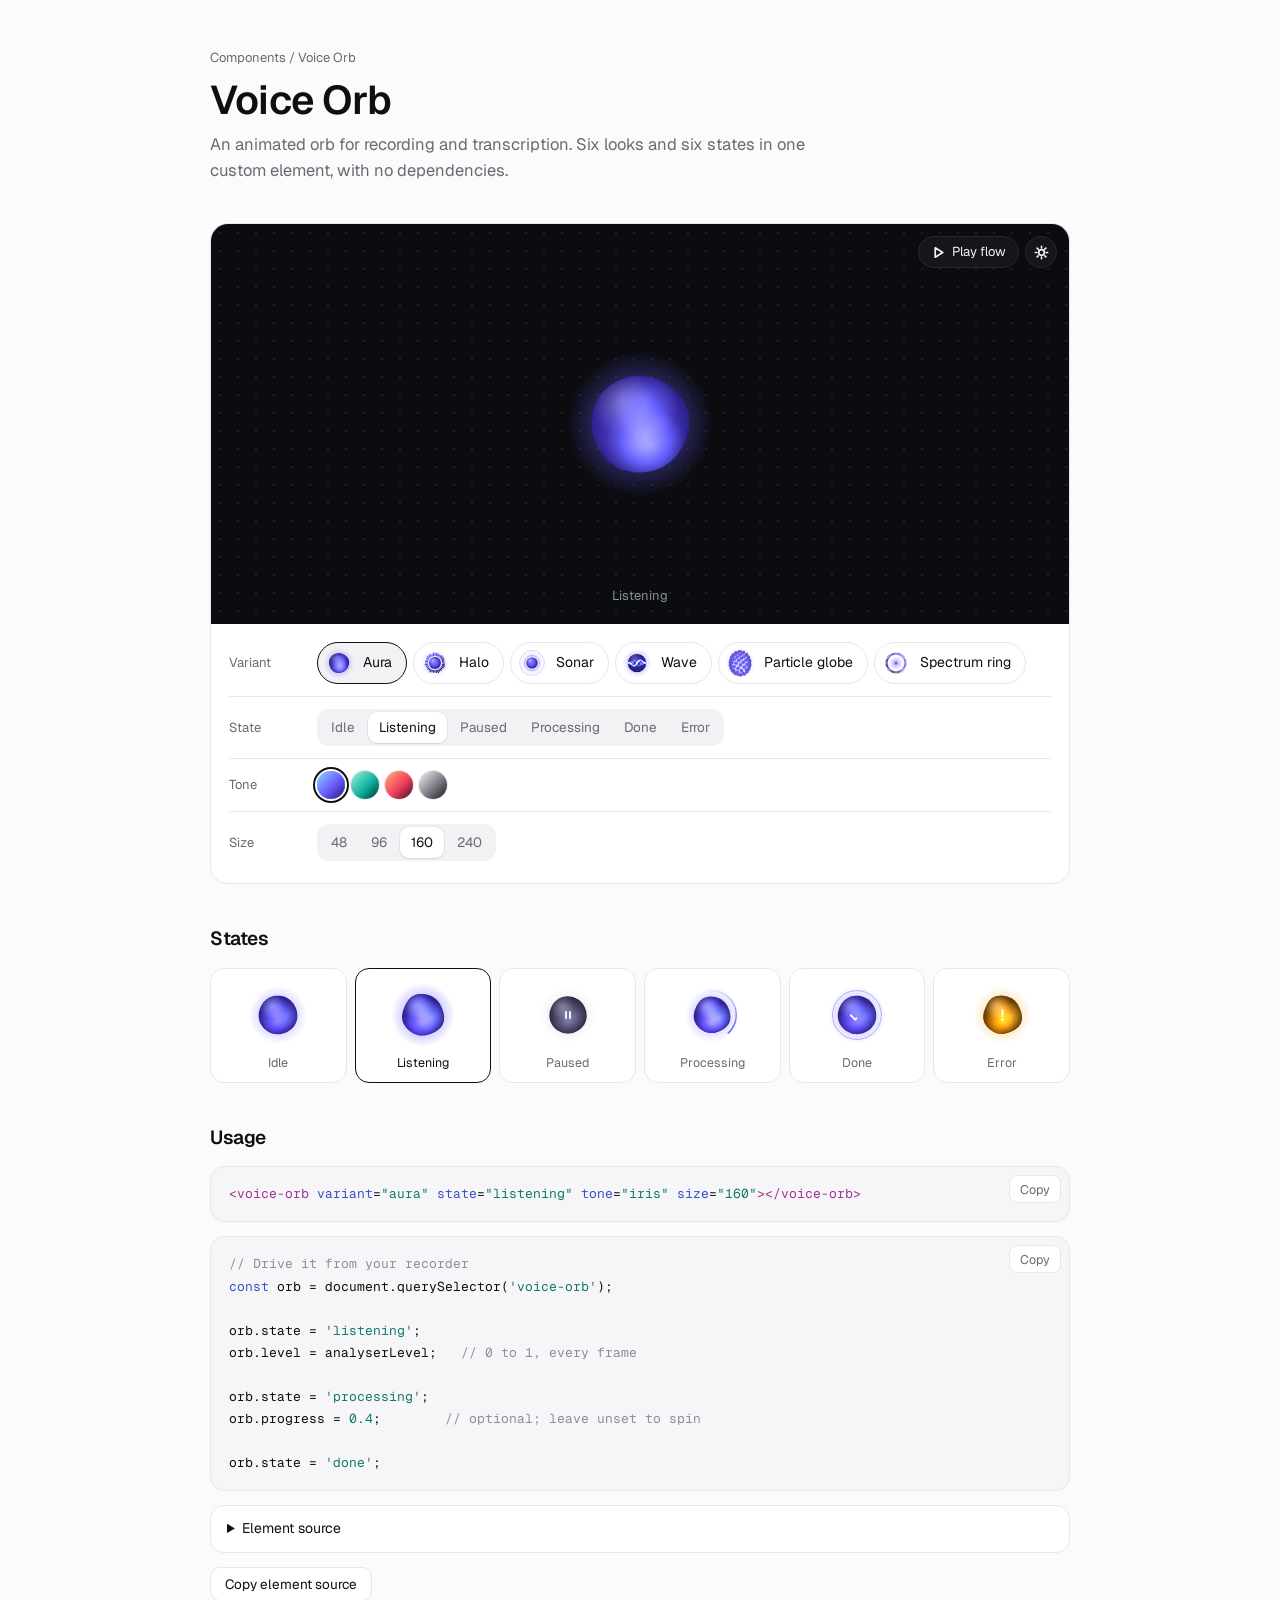
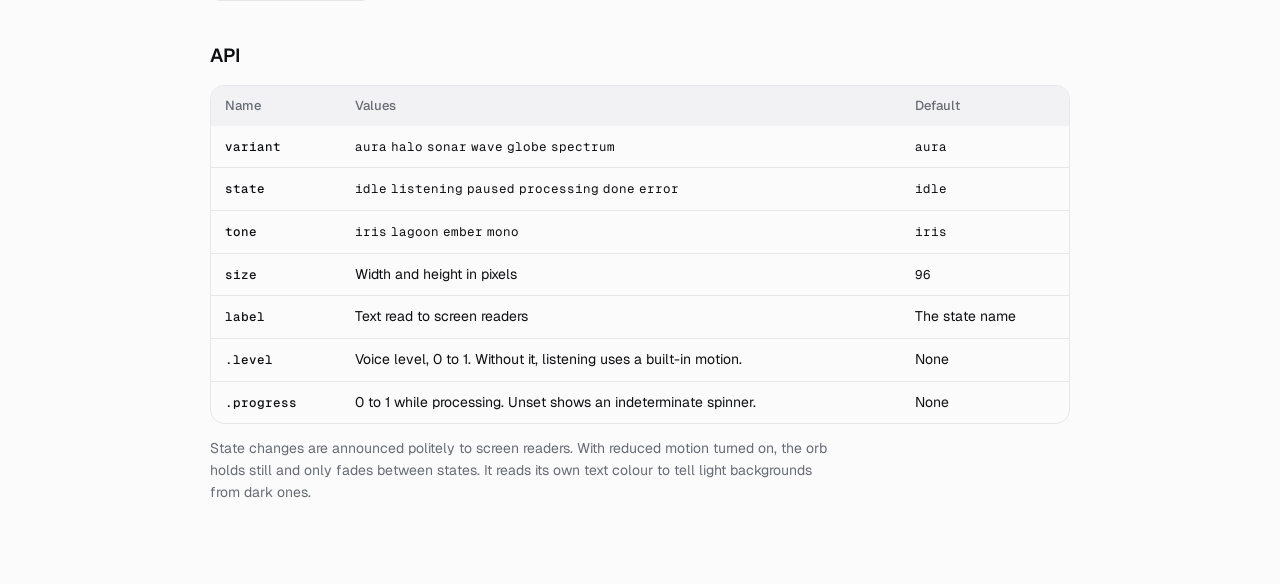
<file: voice-orb/index.html>
<!doctype html>
<html lang="en">
<head>
<meta charset="utf-8">
<meta name="viewport" content="width=device-width, initial-scale=1, viewport-fit=cover">
<title>Voice Orb</title>
<link rel="preconnect" href="https://fonts.googleapis.com">
<link rel="stylesheet" href="https://fonts.googleapis.com/css2?family=Geist:wght@400;500;600&family=Geist+Mono:wght@400;500&display=swap">
<link rel="stylesheet" href="styles.css">
<script src="voice-orb.js"></script>
</head>
<body>
<div class="doc">
  <div class="intro">
    <span class="crumb">Components / Voice Orb</span>
    <h1>Voice Orb</h1>
    <p class="lead">An animated orb for recording and transcription. Six looks and six states in one custom element, with no dependencies.</p>
  </div>

  <section aria-label="Preview">
    <div class="card">
      <div class="stage" id="stage" data-stage="dark">
        <voice-orb id="hero" variant="aura" state="listening" tone="iris" size="160"></voice-orb>
        <div class="tools">
          <button class="tb" id="flow" aria-pressed="false"><svg viewBox="0 0 16 16"><path d="M4.5 3l8 5-8 5z"/></svg><span>Play flow</span></button>
          <button class="tb ic" id="stg" aria-label="Switch to light stage"><svg viewBox="0 0 16 16" id="stg-i"><circle cx="8" cy="8" r="3"/><path d="M8 1.5v1.5M8 13v1.5M1.5 8H3M13 8h1.5M3.4 3.4l1 1M11.6 11.6l1 1M3.4 12.6l1-1M11.6 4.4l1-1"/></svg></button>
        </div>
        <p class="cap" id="cap">Listening</p>
      </div>
      <div class="controls">
        <div class="row"><span class="lab">Variant</span>
          <div class="opts" id="variants" role="group" aria-label="Variant">
            <button class="vb" data-v="aura" aria-pressed="true"><voice-orb variant="aura" size="32" state="listening"></voice-orb>Aura</button>
            <button class="vb" data-v="halo" aria-pressed="false"><voice-orb variant="halo" size="32" state="listening"></voice-orb>Halo</button>
            <button class="vb" data-v="sonar" aria-pressed="false"><voice-orb variant="sonar" size="32" state="listening"></voice-orb>Sonar</button>
            <button class="vb" data-v="wave" aria-pressed="false"><voice-orb variant="wave" size="32" state="listening"></voice-orb>Wave</button>
            <button class="vb" data-v="globe" aria-pressed="false"><voice-orb variant="globe" size="32" state="listening"></voice-orb>Particle globe</button>
            <button class="vb" data-v="spectrum" aria-pressed="false"><voice-orb variant="spectrum" size="32" state="listening"></voice-orb>Spectrum ring</button>
          </div></div>
        <div class="row"><span class="lab">State</span>
          <div class="seg" id="state" role="group" aria-label="State">
            <button data-v="idle" aria-pressed="false">Idle</button><button data-v="listening" aria-pressed="true">Listening</button><button data-v="paused" aria-pressed="false">Paused</button><button data-v="processing" aria-pressed="false">Processing</button><button data-v="done" aria-pressed="false">Done</button><button data-v="error" aria-pressed="false">Error</button>
          </div></div>
        <div class="row"><span class="lab">Tone</span>
          <div class="opts" id="tone" role="group" aria-label="Tone">
            <button class="sw" data-v="iris" aria-label="Iris" aria-pressed="true" style="background:linear-gradient(135deg,#8fd6ff,#6a5bff 55%,#22167a)"></button>
            <button class="sw" data-v="lagoon" aria-label="Lagoon" aria-pressed="false" style="background:linear-gradient(135deg,#a6f2d8,#10b39f 55%,#04332f)"></button>
            <button class="sw" data-v="ember" aria-label="Ember" aria-pressed="false" style="background:linear-gradient(135deg,#ffb37b,#f23f5c 55%,#430a1f)"></button>
            <button class="sw" data-v="mono" aria-label="Mono" aria-pressed="false" style="background:linear-gradient(135deg,#f4f4f6,#7c7c86 55%,#18181b)"></button>
          </div></div>
        <div class="row"><span class="lab">Size</span>
          <div class="seg" id="size" role="group" aria-label="Size">
            <button data-v="48" aria-pressed="false">48</button><button data-v="96" aria-pressed="false">96</button><button data-v="160" aria-pressed="true">160</button><button data-v="240" aria-pressed="false">240</button>
          </div></div>
      </div>
    </div>
  </section>

  <section>
    <h2>States</h2>
    <div class="states" id="states">
      <button class="sc" data-v="idle"><voice-orb size="64" state="idle"></voice-orb>Idle</button>
      <button class="sc" data-v="listening"><voice-orb size="64" state="listening"></voice-orb>Listening</button>
      <button class="sc" data-v="paused"><voice-orb size="64" state="paused"></voice-orb>Paused</button>
      <button class="sc" data-v="processing"><voice-orb size="64" state="processing"></voice-orb>Processing</button>
      <button class="sc" data-v="done"><voice-orb size="64" state="done"></voice-orb>Done</button>
      <button class="sc" data-v="error"><voice-orb size="64" state="error"></voice-orb>Error</button>
    </div>
  </section>

  <section>
    <h2>Usage</h2>
    <div class="code"><pre id="snip"></pre><button class="cp" data-copy="snip">Copy</button></div>
    <div class="code"><pre id="js"><span class="c">// Drive it from your recorder</span>
<span class="a">const</span> orb = document.querySelector(<span class="v">'voice-orb'</span>);

orb.state = <span class="v">'listening'</span>;
orb.level = analyserLevel;   <span class="c">// 0 to 1, every frame</span>

orb.state = <span class="v">'processing'</span>;
orb.progress = <span class="v">0.4</span>;        <span class="c">// optional; leave unset to spin</span>

orb.state = <span class="v">'done'</span>;</pre><button class="cp" data-copy="js">Copy</button></div>
    <details id="src-d"><summary>Element source</summary><pre id="src"></pre></details>
    <div><button class="cp" id="copy-src" style="position:static;height:34px;padding:0 14px;border-radius:10px;border:1px solid var(--line);background:var(--panel);font-size:13.5px">Copy element source</button></div>
  </section>

  <section>
    <h2>API</h2>
    <div class="tbl"><table>
      <thead><tr><th>Name</th><th>Values</th><th>Default</th></tr></thead>
      <tbody>
        <tr><td><code>variant</code></td><td><code>aura</code> <code>halo</code> <code>sonar</code> <code>wave</code> <code>globe</code> <code>spectrum</code></td><td><code>aura</code></td></tr>
        <tr><td><code>state</code></td><td><code>idle</code> <code>listening</code> <code>paused</code> <code>processing</code> <code>done</code> <code>error</code></td><td><code>idle</code></td></tr>
        <tr><td><code>tone</code></td><td><code>iris</code> <code>lagoon</code> <code>ember</code> <code>mono</code></td><td><code>iris</code></td></tr>
        <tr><td><code>size</code></td><td>Width and height in pixels</td><td><code>96</code></td></tr>
        <tr><td><code>label</code></td><td>Text read to screen readers</td><td>The state name</td></tr>
        <tr><td><code>.level</code></td><td>Voice level, 0 to 1. Without it, listening uses a built-in motion.</td><td>None</td></tr>
        <tr><td><code>.progress</code></td><td>0 to 1 while processing. Unset shows an indeterminate spinner.</td><td>None</td></tr>
      </tbody>
    </table></div>
    <p class="note">State changes are announced politely to screen readers. With reduced motion turned on, the orb holds still and only fades between states. It reads its own text colour to tell light backgrounds from dark ones.</p>
  </section>
</div>
<script src="demo.js"></script>
</body>
</html>
</file>
<file: session-recorder/styles.css>
/* Layout: a stage that mimics the provider's screen (EHR page, video call or phone) with the floating recorder on top, and a demo panel beside it to switch variants, simulate states and change settings. */
:root{
  --bg:#f3f4f6; --panel:#ffffff; --ink:#15171c; --muted:#646a73; --line:#e2e4e9; --soft:#f5f6f8; --accent:#4a45d1;
  --app:#f7f8fa; --app-side:#eceef2; --skel:#e3e5ea;
  --rec-bg:rgba(19,20,25,.94); --rec-ink:#f4f4f6; --rec-muted:#a3a7b1; --rec-line:rgba(255,255,255,.13); --rec-hover:rgba(255,255,255,.08);
  --rec-red:#ff5a5f; --rec-warn:#f6b445; --rec-ok:#4fd6a0;
  --f:"Geist",ui-sans-serif,system-ui,-apple-system,"Segoe UI",sans-serif;
}
@media (prefers-color-scheme: dark){:root:not([data-theme="light"]){
  --bg:#0b0c0f; --panel:#14161a; --ink:#ececf0; --muted:#9298a2; --line:#262930; --soft:#1b1d22; --accent:#9a95ff;
  --app:#101216; --app-side:#15171c; --skel:#22252c;
  --rec-bg:rgba(40,42,50,.96); --rec-line:rgba(255,255,255,.14); color-scheme:dark}}
:root[data-theme="dark"]{
  --bg:#0b0c0f; --panel:#14161a; --ink:#ececf0; --muted:#9298a2; --line:#262930; --soft:#1b1d22; --accent:#9a95ff;
  --app:#101216; --app-side:#15171c; --skel:#22252c;
  --rec-bg:rgba(40,42,50,.96); --rec-line:rgba(255,255,255,.14); color-scheme:dark}
*{box-sizing:border-box}
body{background:var(--bg);color:var(--ink);font-family:var(--f);font-size:14px;line-height:1.5;padding-inline:16px;padding-block:28px 56px;-webkit-font-smoothing:antialiased}
button{font:inherit;color:inherit;cursor:pointer}
:focus-visible{outline:2px solid var(--accent);outline-offset:2px}
.wrap{max-width:1360px;margin-inline:auto;display:grid;gap:18px}
h1{margin:0;font-size:clamp(26px,4vw,34px);font-weight:600;letter-spacing:-.02em;line-height:1.1}
.lead{margin:4px 0 0;color:var(--muted);max-width:70ch}
.layout{display:grid;grid-template-columns:minmax(0,1fr) 320px;gap:16px;align-items:start}
@media (max-width:1080px){.layout{grid-template-columns:minmax(0,1fr)}}

/* ---------- stage: mock provider screen ---------- */
.stage{position:relative;height:640px;border-radius:16px;border:1px solid var(--line);background:var(--app);overflow:hidden;min-width:0}
.share-banner{position:absolute;top:0;left:50%;transform:translateX(-50%);z-index:6;background:#d93838;color:#fff;font-size:12px;font-weight:500;padding:4px 12px;border-radius:0 0 10px 10px}
.ehr{position:absolute;inset:0;display:grid;grid-template-columns:56px minmax(0,1fr)}
.ehr .nav{background:var(--app-side);border-right:1px solid var(--line);display:grid;align-content:start;gap:10px;padding:14px 0;justify-items:center}
.ehr .nav i{width:26px;height:26px;border-radius:8px;background:var(--skel);display:block}
.ehr .nav i.on{background:var(--accent)}
.ehr .main{display:grid;grid-template-rows:auto auto 1fr;min-width:0}
.ehr .top{display:flex;align-items:center;gap:12px;padding:12px 20px;border-bottom:1px solid var(--line);background:var(--panel);min-width:0}
.ehr .av{width:34px;height:34px;border-radius:50%;background:var(--skel);display:grid;place-items:center;font-weight:600;font-size:12.5px;flex:none}
.ehr .who b{display:block;font-size:14.5px}
.ehr .who span{font-size:12.5px;color:var(--muted)}
.ehr .tabs{display:flex;gap:4px;padding:8px 20px 0;border-bottom:1px solid var(--line);background:var(--panel);overflow-x:auto}
.ehr .tabs button{border:0;background:transparent;padding:8px 12px;font-size:13px;color:var(--muted);border-bottom:2px solid transparent;white-space:nowrap}
.ehr .tabs button[aria-selected="true"]{color:var(--ink);border-bottom-color:var(--ink)}
.ehr .page{display:grid;grid-template-columns:minmax(0,1fr) 260px;gap:16px;padding:18px 20px 80px;overflow:hidden;min-width:0}
@media (max-width:820px){.ehr .page{grid-template-columns:minmax(0,1fr)}.ehr .side{display:none}}
.box{background:var(--panel);border:1px solid var(--line);border-radius:12px;padding:14px 16px;display:grid;gap:10px;min-width:0}
.box h3{margin:0;font-size:13.5px;font-weight:600}
.box p{margin:0;font-size:13px;color:var(--muted)}
.ln{height:9px;border-radius:5px;background:var(--skel)}
.field{display:grid;gap:6px}
.field label{font-size:12px;color:var(--muted);font-weight:500}
.sign{position:absolute;right:20px;bottom:18px;z-index:2;border:0;border-radius:10px;background:var(--accent);color:#fff;padding:10px 18px;font-weight:600;font-size:13.5px;box-shadow:0 4px 14px rgba(0,0,0,.15)}
/* video */
.video{position:absolute;inset:0;background:#0d0e12;display:grid;grid-template-rows:1fr auto;padding:14px;gap:12px}
.tile{position:relative;border-radius:14px;background:radial-gradient(circle at 50% 40%,#3a3550,#16151d 70%);display:grid;place-items:center;overflow:hidden}
.tile .big{width:96px;height:96px;border-radius:50%;background:#5b5376;display:grid;place-items:center;color:#fff;font-size:30px;font-weight:600}
.tile .name{position:absolute;left:14px;bottom:12px;color:#fff;font-size:13px;background:rgba(0,0,0,.4);padding:2px 8px;border-radius:6px}
.self{position:absolute;right:14px;bottom:14px;width:160px;height:100px;border-radius:10px;background:radial-gradient(circle at 50% 40%,#3d4a4a,#141a1a 75%);display:grid;place-items:center;color:#fff;font-size:12px;border:1px solid rgba(255,255,255,.12)}
.callbar{display:flex;justify-content:center;gap:10px}
.callbar i{width:42px;height:42px;border-radius:50%;background:#262832;display:block}
.callbar i.end{background:#d93838;width:58px;border-radius:21px}
/* phone */
.phonewrap{position:absolute;inset:0;display:grid;place-items:center;background:var(--app)}
.phone{width:min(330px,92%);height:600px;border-radius:38px;border:10px solid #15161a;background:var(--panel);position:relative;overflow:hidden;display:grid;grid-template-rows:34px auto 1fr}
.phone .sb{display:flex;justify-content:space-between;align-items:center;padding:0 22px;font-size:12px;font-weight:600}
.phone .scr{padding:14px;display:grid;gap:10px;align-content:start}
.phone .slot{position:relative;padding:0 10px}

/* ---------- the recorder ---------- */
.rec{position:absolute;z-index:10;color:var(--rec-ink);font-size:13px;line-height:1.2;user-select:none;-webkit-user-select:none;transition:opacity .35s;display:grid;gap:6px;justify-items:end}
.rec[data-anchor="tl"],.rec[data-anchor="bl"],.rec[data-anchor="ml"]{justify-items:start}
.rec.dragging{transition:none}
.rec.far:not(.open):not([data-phase="paused"]):not([data-phase="ready"]){opacity:.6}
.rec[hidden]{display:none!important}
.rm{display:flex;align-items:center;gap:4px;height:42px;padding:0 5px 0 7px;border-radius:999px;background:var(--rec-bg);box-shadow:0 8px 28px rgba(0,0,0,.28),0 0 0 1px var(--rec-line) inset;backdrop-filter:blur(10px);-webkit-backdrop-filter:blur(10px);cursor:grab;max-width:100%}
.rec.dragging .rm{cursor:grabbing}
.ro{flex:none;display:grid;place-items:center;width:30px;height:30px}
.rb{display:contents}
.ro{order:1}.rb>.lt{order:2}.rb>.off{order:3}.rb>.chip{order:3}.rb>.ib[data-act="pause"]{order:4}.rb>.ib.stop{order:5}.rb>.pb,.rb>.spin,.rb>.lv{order:6}.rb>.sep{order:7}.rb>.ex,.rb>[data-act="group"]{order:8}.rb>.ib[data-act="menu"],.rb>.ib[data-act="close"]{order:9}
.rec[data-anchor$="r"]:not([data-variant="edge"]) .rb>.ex{order:-2}.rec[data-anchor$="r"]:not([data-variant="edge"]) .rb>.sep{order:-1}
.lt{display:grid;gap:3px;padding:0 6px;min-width:58px}
.lbl{display:flex;align-items:center;gap:6px;font-size:11px;color:var(--rec-muted);white-space:nowrap}
.lbl i{width:6px;height:6px;border-radius:50%;background:var(--rec-red);flex:none}
.rec[data-phase="recording"] .lbl i{animation:blink 2s ease-in-out infinite}
.rec[data-phase="paused"] .lbl i{background:var(--rec-warn)}
@keyframes blink{50%{opacity:.35}}
.tm{font-size:14px;font-weight:600;font-variant-numeric:tabular-nums;letter-spacing:.01em}
.trk{position:relative;height:3px;width:64px;border-radius:2px;background:var(--rec-line)}
.trk b{position:absolute;left:0;top:0;bottom:0;border-radius:2px;background:var(--rec-ink)}
.trk s{position:absolute;top:-2px;width:1.5px;height:7px;background:var(--rec-muted);text-decoration:none}
.ib{width:32px;height:32px;border:0;border-radius:50%;background:transparent;color:var(--rec-ink);display:grid;place-items:center;flex:none}
.ib:hover{background:var(--rec-hover)}
.ib svg{width:16px;height:16px;fill:none;stroke:currentColor;stroke-width:1.9;stroke-linecap:round;stroke-linejoin:round}
.ib.stop svg{fill:currentColor;stroke:none}
.ib.stop{color:var(--rec-red)}
.pb{height:30px;border:0;border-radius:999px;padding:0 12px;background:var(--rec-ink);color:#121318;font-weight:600;font-size:12.5px;display:flex;align-items:center;gap:6px;white-space:nowrap}
.pb.ghost{background:transparent;color:var(--rec-ink);box-shadow:0 0 0 1px var(--rec-line) inset}
.pb svg{width:14px;height:14px;fill:none;stroke:currentColor;stroke-width:2;stroke-linecap:round;stroke-linejoin:round}
.pb:disabled{opacity:.45;cursor:not-allowed}
.sep{width:1px;height:20px;background:var(--rec-line);margin:0 3px;flex:none}
.ex{display:flex;align-items:center;gap:4px;overflow:hidden;flex:none;max-width:0;opacity:0;transition:max-width .32s cubic-bezier(.3,.9,.3,1),opacity .2s}
.rec[data-variant="expand"].open .ex,.rec[data-variant="expand"]:hover .ex,.rec[data-variant="expand"]:focus-within .ex,.rec[data-variant="edge"] .ex,.rec[data-variant="mobile"].open .ex{max-width:420px;opacity:1}
.chip{height:26px;border-radius:999px;padding:0 9px;display:flex;align-items:center;gap:5px;font-size:11.5px;white-space:nowrap;border:0;background:var(--rec-hover);color:var(--rec-ink)}
.chip svg{width:12px;height:12px;fill:none;stroke:currentColor;stroke-width:2.2;stroke-linecap:round;stroke-linejoin:round}
.chip.ok svg{stroke:var(--rec-ok)}
.chip.warn{color:var(--rec-warn)}
.tl{font-size:11.5px;color:var(--rec-muted);white-space:nowrap;padding:0 4px}
.tl.warn{color:var(--rec-warn)}
.lv{display:flex;align-items:center;gap:2px;height:18px;padding:0 4px}
.lv i{width:3px;border-radius:2px;background:var(--rec-ok);height:3px;transition:height .08s}
.lv.mute i{background:var(--rec-muted)}
.off{display:flex;align-items:center;gap:4px;color:var(--rec-warn);font-size:11px;padding:0 4px}
.off svg{width:13px;height:13px;fill:none;stroke:currentColor;stroke-width:2;stroke-linecap:round;stroke-linejoin:round}
.spin{width:12px;height:12px;border-radius:50%;border:2px solid var(--rec-line);border-top-color:var(--rec-ink);animation:sp .8s linear infinite;flex:none}
@keyframes sp{to{transform:rotate(360deg)}}

/* message card and popovers */
.msg,.pop{width:min(320px,calc(100vw - 48px));background:var(--rec-bg);border-radius:14px;box-shadow:0 10px 30px rgba(0,0,0,.3),0 0 0 1px var(--rec-line) inset;padding:12px 14px;display:grid;gap:10px;backdrop-filter:blur(10px);-webkit-backdrop-filter:blur(10px)}
.msg[hidden],.pop[hidden]{display:none}
.msg .mh{display:flex;gap:9px;align-items:flex-start}
.msg .mh svg{width:16px;height:16px;flex:none;margin-top:1px;fill:none;stroke:currentColor;stroke-width:2;stroke-linecap:round;stroke-linejoin:round}
.msg.warn .mh svg{stroke:var(--rec-warn)}
.msg.ok .mh svg{stroke:var(--rec-ok)}
.msg.bad .mh svg{stroke:var(--rec-red)}
.msg b{display:block;font-size:13px;margin-bottom:2px}
.msg p,.pop p{margin:0;font-size:12.5px;color:var(--rec-muted);line-height:1.45}
.acts{display:flex;gap:6px;flex-wrap:wrap;justify-content:flex-end}
.pop h4{margin:0;font-size:11.5px;font-weight:600;color:var(--rec-muted)}
.mi{display:flex;align-items:center;gap:8px;width:100%;border:0;background:transparent;color:var(--rec-ink);text-align:left;padding:7px 8px;border-radius:8px;font-size:12.5px}
.mi:hover{background:var(--rec-hover)}
.mi[aria-checked="true"]::after{content:"✓";margin-left:auto;color:var(--rec-ok)}
.mi.danger{color:var(--rec-red)}
.pg{display:grid;grid-template-columns:repeat(3,1fr);gap:4px}
.pg button{height:28px;border:0;border-radius:7px;background:var(--rec-hover);color:var(--rec-ink);font-size:11.5px}
.pg button[aria-pressed="true"]{background:var(--rec-ink);color:#121318}
.script{font-size:12.5px;line-height:1.5;color:var(--rec-ink);background:var(--rec-hover);border-radius:9px;padding:9px 10px}
.prt{display:flex;align-items:center;gap:8px;font-size:12.5px}
.prt span{flex:1}
.prt em{font-style:normal;font-size:11.5px;color:var(--rec-ok)}
.prt em.no{color:var(--rec-warn)}

/* variant specifics */
.rec[data-variant="dot"] .rm{width:46px;height:46px;padding:0;justify-content:center}
.rec[data-variant="dot"] .ro{width:40px;height:40px}
.rec[data-variant="dot"] .rb{display:none}
.dtip{position:absolute;top:50%;transform:translateY(-50%);background:var(--rec-bg);color:var(--rec-ink);font-weight:600;font-size:12.5px;padding:4px 9px;border-radius:8px;opacity:0;pointer-events:none;transition:opacity .2s;font-variant-numeric:tabular-nums;white-space:nowrap}
.rec[data-anchor$="r"] .dtip{right:54px}
.rec:not([data-anchor$="r"]) .dtip{left:54px}
.rec[data-variant="dot"]:hover .dtip,.rec[data-variant="dot"]:focus-within .dtip{opacity:1}
.rec[data-variant="dot"] .dbadge{position:absolute;right:-2px;top:-2px;width:14px;height:14px;border-radius:50%;background:var(--rec-warn);border:2px solid var(--app)}
.rec[data-variant="edge"]{transition:transform .32s cubic-bezier(.3,.9,.3,1),opacity .35s}
.rec[data-variant="edge"] .rm{border-radius:14px 0 0 14px;padding-right:8px}
.rec[data-variant="edge"]:not(.open):not(:hover):not(:focus-within){transform:translate(calc(100% - 122px),-50%)}
.rec[data-variant="edge"]{transform:translate(0,-50%)}
.rec[data-variant="video"] .rm{height:34px;background:rgba(0,0,0,.55);box-shadow:none;padding:0 4px 0 10px;cursor:default}
.rec[data-variant="video"] .rb .lt{min-width:auto;padding:0 4px;grid-auto-flow:column;align-items:center;gap:8px}
.vrec{font-size:11px;font-weight:700;letter-spacing:.06em;color:#fff;display:flex;align-items:center;gap:6px}
.vrec i{width:8px;height:8px;border-radius:50%;background:var(--rec-red)}
.rec[data-variant="mobile"]{position:relative;left:auto!important;right:auto!important;top:auto!important;bottom:auto!important;justify-items:stretch;transform:none}
.rec[data-variant="mobile"] .rm{height:52px;border-radius:16px;cursor:pointer;flex-wrap:nowrap}
.rec[data-variant="mobile"] .ib{width:44px;height:44px}
.rec[data-variant="mobile"] .ib svg{width:20px;height:20px}
.rec[data-variant="mobile"] .lt{flex:1}
.rec[data-variant="mobile"] .ex{position:static}
.rec[data-variant="mobile"] .mrow{display:flex;gap:6px;flex-wrap:wrap;padding:8px;border-radius:14px;background:var(--rec-bg)}
.rec[data-variant="mobile"]:not(.open) .mrow{display:none}
.rec[data-variant="mobile"] .msg,.rec[data-variant="mobile"] .pop{width:auto}
.sr{position:absolute;width:1px;height:1px;overflow:hidden;clip:rect(0 0 0 0);white-space:nowrap}
@media (prefers-reduced-motion: reduce){.rec *,.rec{animation:none!important;transition:none!important}}

/* ---------- demo panel ---------- */
.panel{background:var(--panel);border:1px solid var(--line);border-radius:16px;padding:6px 16px 16px;display:grid;gap:0}
.grp{display:grid;gap:8px;padding:14px 0;border-bottom:1px solid var(--line)}
.grp:last-child{border-bottom:0}
.grp h2{margin:0;font-size:12.5px;font-weight:600;color:var(--muted)}
.opts{display:flex;flex-wrap:wrap;gap:5px}
.o{border:1px solid var(--line);background:transparent;border-radius:999px;padding:4px 11px;font-size:12.5px}
.o[aria-pressed="true"]{background:var(--ink);color:var(--bg);border-color:var(--ink)}
.row{display:flex;align-items:center;justify-content:space-between;gap:10px;font-size:13px}
.seg{display:inline-flex;gap:2px;padding:2px;border-radius:9px;background:var(--soft)}
.seg button{border:0;background:transparent;border-radius:7px;padding:3px 8px;font-size:12px;color:var(--muted)}
.seg button[aria-pressed="true"]{background:var(--panel);color:var(--ink);box-shadow:0 0 0 1px var(--line)}
.kbd{display:grid;grid-template-columns:auto 1fr;gap:4px 10px;font-size:12.5px;color:var(--muted)}
kbd{font-family:var(--f);font-size:11.5px;border:1px solid var(--line);border-bottom-width:2px;border-radius:5px;padding:0 5px;color:var(--ink);white-space:nowrap}
.note{font-size:12.5px;color:var(--muted)}
.reopen{border:1px solid var(--line);background:var(--panel);border-radius:10px;padding:8px 12px;font-size:13px}
</file>
<file: voice-orb/styles.css>
/* Layout: single docs column. Title, live preview card (stage + controls), states strip, usage, API. The orb carries all the colour; the page stays monochrome. */
:root{
  --bg:#fbfbfc; --panel:#ffffff; --ink:#0e0f12; --muted:#676b74; --line:#e6e7eb; --chip:#f2f2f5; --code:#f6f6f8;
  --k-tag:#a1338f; --k-attr:#3651c9; --k-val:#0f7b6c; --k-com:#8a8f98;
  --f:"Geist",ui-sans-serif,system-ui,-apple-system,"Segoe UI",sans-serif;
  --fm:"Geist Mono",ui-monospace,SFMono-Regular,Menlo,Consolas,monospace;
}
@media (prefers-color-scheme: dark){:root:not([data-theme="light"]){
  --bg:#0a0b0d; --panel:#111216; --ink:#ededf0; --muted:#8d919b; --line:#24262c; --chip:#1a1c21; --code:#0f1013;
  --k-tag:#f0a6e0; --k-attr:#a5b8ff; --k-val:#7fe0c7; --k-com:#6c717b; color-scheme:dark}}
:root[data-theme="dark"]{
  --bg:#0a0b0d; --panel:#111216; --ink:#ededf0; --muted:#8d919b; --line:#24262c; --chip:#1a1c21; --code:#0f1013;
  --k-tag:#f0a6e0; --k-attr:#a5b8ff; --k-val:#7fe0c7; --k-com:#6c717b; color-scheme:dark}

*{box-sizing:border-box}
body{background:var(--bg);color:var(--ink);font-family:var(--f);font-size:15px;line-height:1.55;padding-inline:16px;padding-block:40px 72px;-webkit-font-smoothing:antialiased}
.doc{max-width:860px;margin-inline:auto;display:grid;gap:40px}
button{font:inherit;color:inherit;cursor:pointer}
:focus-visible{outline:2px solid var(--ink);outline-offset:2px}
h1,h2{margin:0;font-weight:600;letter-spacing:-.02em;text-wrap:balance}
h1{font-size:clamp(30px,5vw,40px);line-height:1.1}
h2{font-size:19px}
p{margin:0}
.crumb{font-size:13px;color:var(--muted)}
.intro{display:grid;gap:10px}
.lead{color:var(--muted);font-size:16.5px;max-width:58ch}
section{display:grid;gap:14px;min-width:0}

/* preview */
.card{border:1px solid var(--line);border-radius:18px;overflow:hidden;background:var(--panel)}
.stage{position:relative;height:clamp(300px,50vw,400px);display:grid;place-items:center;background-color:var(--st-bg);background-image:radial-gradient(var(--st-dot) 1px,transparent 1.3px);background-size:18px 18px;transition:background-color .3s}
.stage[data-stage="dark"]{--st-bg:#0b0c0f;--st-dot:#1e2027;--st-ink:#f3f3f5;--st-muted:#8a8e98;--st-line:#262830;--st-btn:#15161a;color:#f3f3f5}
.stage[data-stage="light"]{--st-bg:#f6f6f8;--st-dot:#d9dadf;--st-ink:#111216;--st-muted:#6a6e77;--st-line:#e0e1e6;--st-btn:#ffffff;color:#111216}
.stage .cap{position:absolute;left:0;right:0;bottom:18px;text-align:center;font-size:13px;color:var(--st-muted);font-variant-numeric:tabular-nums}
.tools{position:absolute;top:12px;right:12px;display:flex;gap:6px}
.tb{height:32px;border-radius:999px;border:1px solid var(--st-line);background:var(--st-btn);color:var(--st-ink);display:inline-flex;align-items:center;gap:6px;padding:0 12px;font-size:13px}
.tb.ic{width:32px;padding:0;justify-content:center}
.tb svg{width:15px;height:15px;fill:none;stroke:currentColor;stroke-width:1.8;stroke-linecap:round;stroke-linejoin:round}
.tb[aria-pressed="true"]{background:var(--st-ink);color:var(--st-bg);border-color:var(--st-ink)}

.controls{padding:6px 18px 10px}
.row{display:grid;grid-template-columns:76px minmax(0,1fr);gap:12px;align-items:center;padding:12px 0}
.row+.row{border-top:1px solid var(--line)}
.lab{font-size:13px;color:var(--muted)}
.opts{display:flex;flex-wrap:wrap;gap:6px}
.vb{display:inline-flex;align-items:center;gap:8px;height:42px;padding:0 14px 0 5px;border-radius:999px;border:1px solid var(--line);background:transparent;font-size:14px}
.vb voice-orb{pointer-events:none}
.vb[aria-pressed="true"]{border-color:var(--ink);background:var(--chip)}
.seg{display:inline-flex;flex-wrap:wrap;gap:2px;padding:3px;border-radius:12px;background:var(--chip);justify-self:start}
.seg button{border:0;background:transparent;border-radius:9px;padding:5px 11px;font-size:13.5px;color:var(--muted)}
.seg button[aria-pressed="true"]{background:var(--panel);color:var(--ink);box-shadow:0 1px 2px rgba(0,0,0,.08),0 0 0 1px var(--line)}
.sw{width:28px;height:28px;border-radius:50%;border:0;padding:0;box-shadow:0 0 0 1px var(--line)}
.sw[aria-pressed="true"]{box-shadow:0 0 0 2px var(--panel),0 0 0 4px var(--ink)}

/* states strip */
.states{display:grid;grid-template-columns:repeat(6,minmax(0,1fr));gap:8px}
.sc{display:grid;justify-items:center;gap:6px;padding:14px 4px 10px;border-radius:14px;border:1px solid var(--line);background:var(--panel);font-size:12.5px;color:var(--muted)}
.sc voice-orb{pointer-events:none}
.sc[aria-pressed="true"]{border-color:var(--ink);color:var(--ink)}
@media (max-width:640px){.states{grid-template-columns:repeat(3,minmax(0,1fr))}}

/* code */
.code{position:relative;border:1px solid var(--line);border-radius:14px;background:var(--code);min-width:0}
.code pre{margin:0;padding:16px 18px;overflow-x:auto;font-family:var(--fm);font-size:13px;line-height:1.7}
.code .cp{position:absolute;top:8px;right:8px;height:28px;padding:0 10px;border-radius:8px;border:1px solid var(--line);background:var(--panel);font-size:12.5px;color:var(--muted)}
.code .cp:hover{color:var(--ink)}
.t{color:var(--k-tag)}.a{color:var(--k-attr)}.v{color:var(--k-val)}.c{color:var(--k-com)}
details{border:1px solid var(--line);border-radius:14px;background:var(--panel)}
details summary{cursor:pointer;padding:12px 16px;font-size:14px}
details pre{margin:0;padding:0 16px 16px;max-height:340px;overflow:auto;font-family:var(--fm);font-size:12px;line-height:1.6;color:var(--muted)}

/* api */
.tbl{overflow-x:auto;border:1px solid var(--line);border-radius:14px}
table{border-collapse:collapse;width:100%;font-size:14px;min-width:520px}
th,td{text-align:left;padding:10px 14px;vertical-align:top}
th{font-weight:500;color:var(--muted);font-size:13px;background:var(--chip)}
tr+tr td{border-top:1px solid var(--line)}
td code{font-family:var(--fm);font-size:12.5px}
td:first-child code{color:var(--ink);font-weight:500}
.note{color:var(--muted);font-size:14px;max-width:70ch}
</file>
